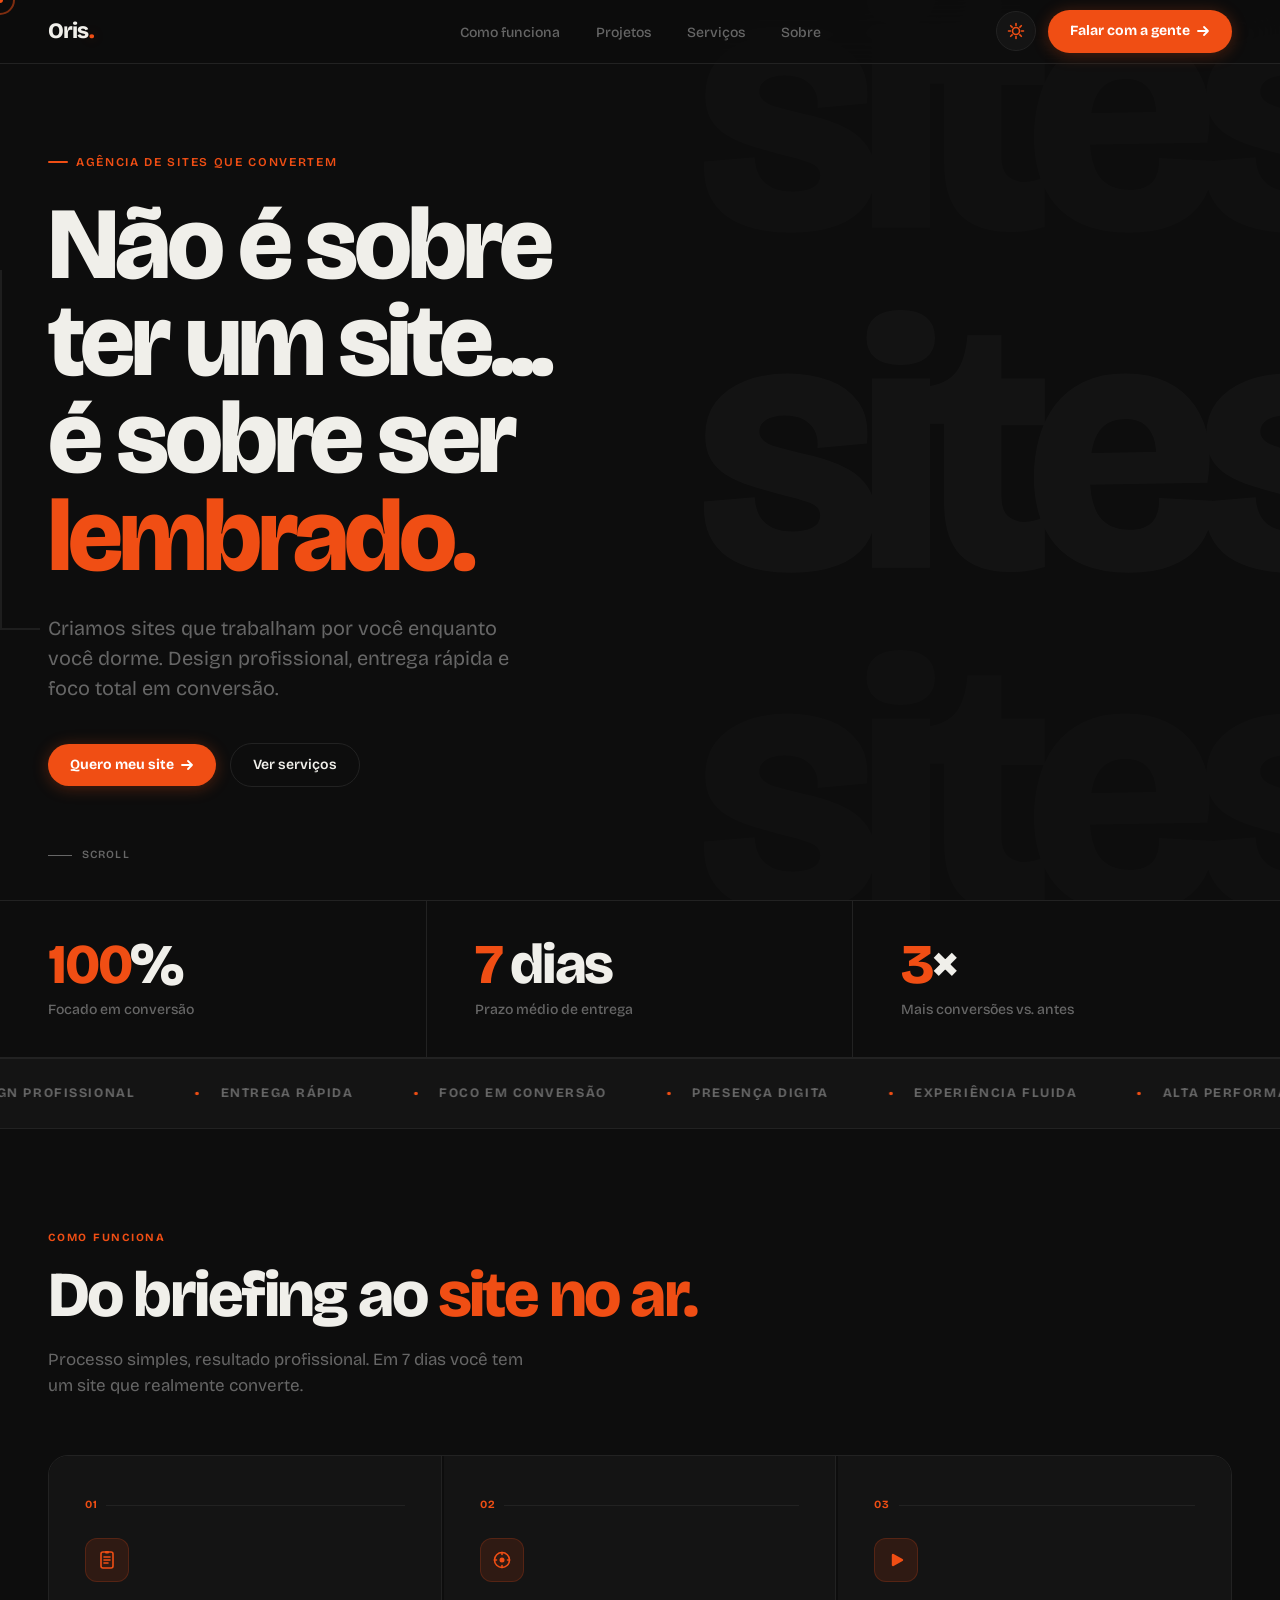
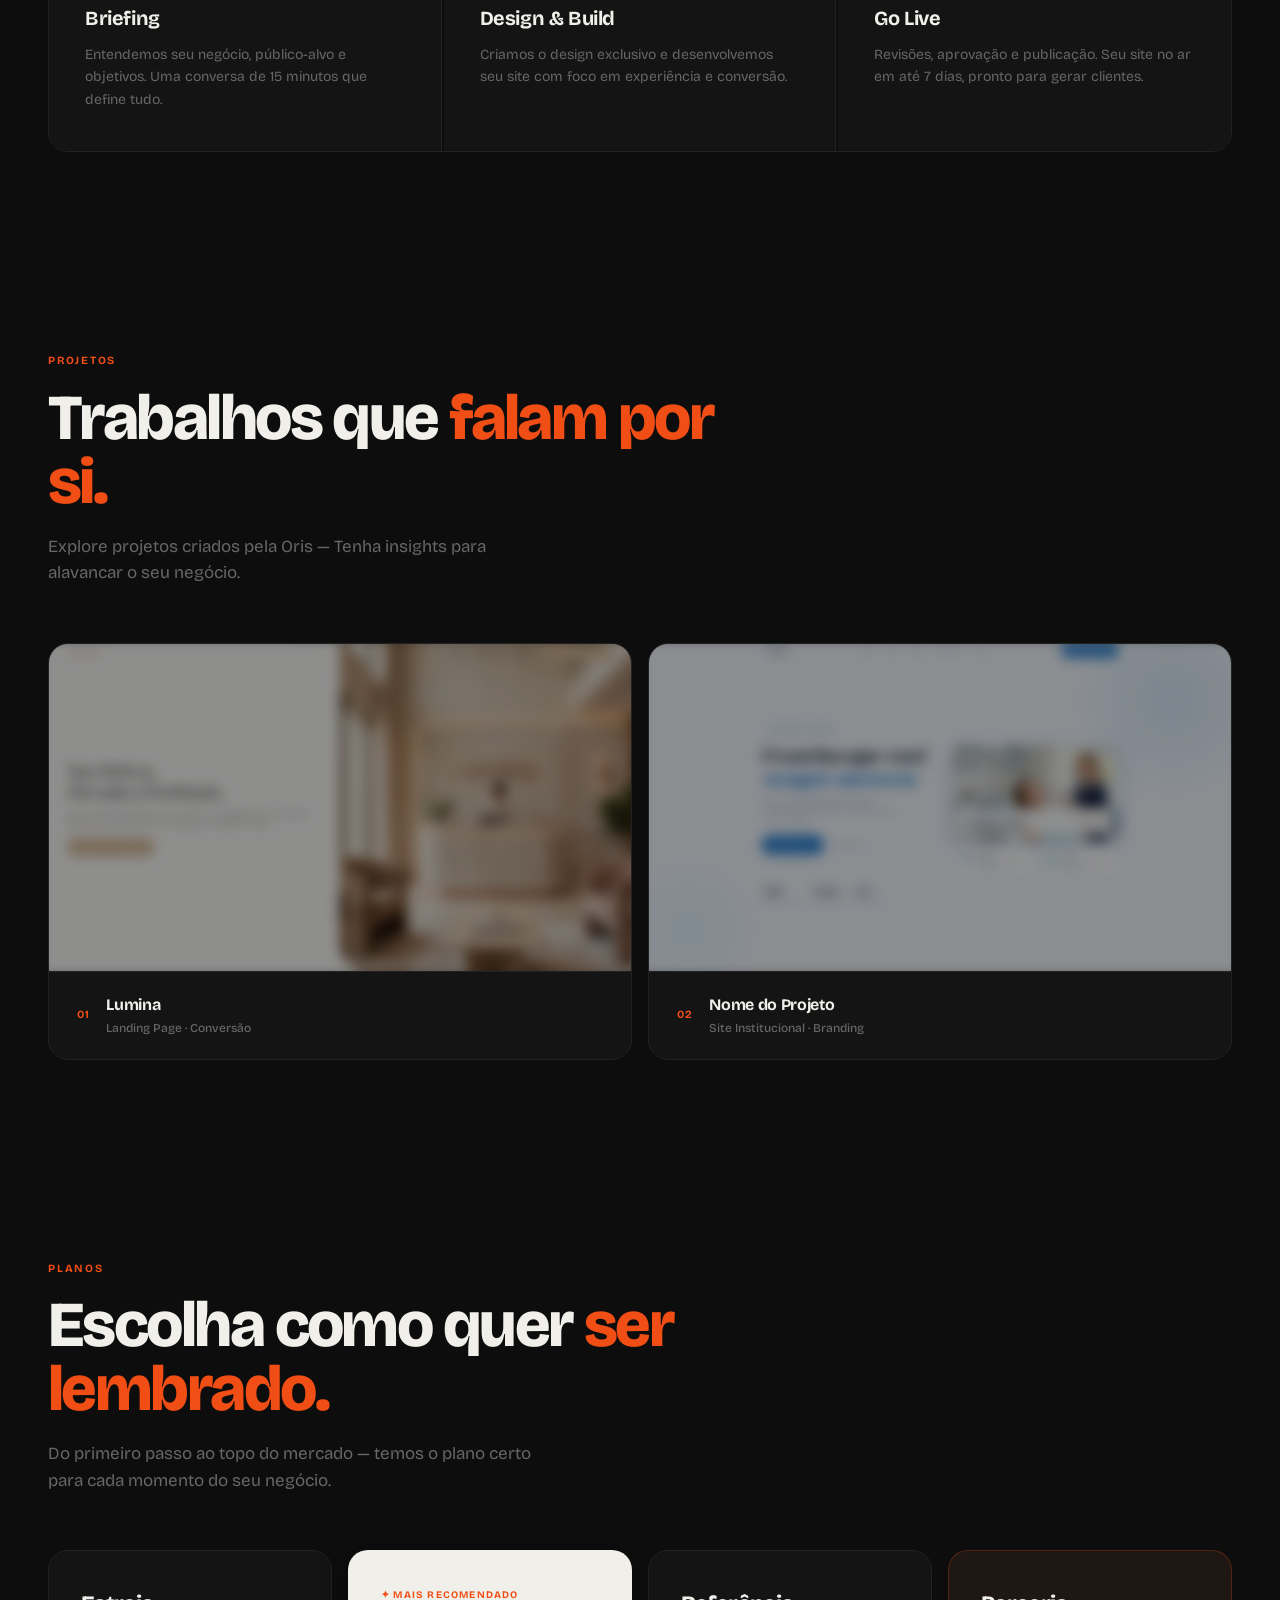
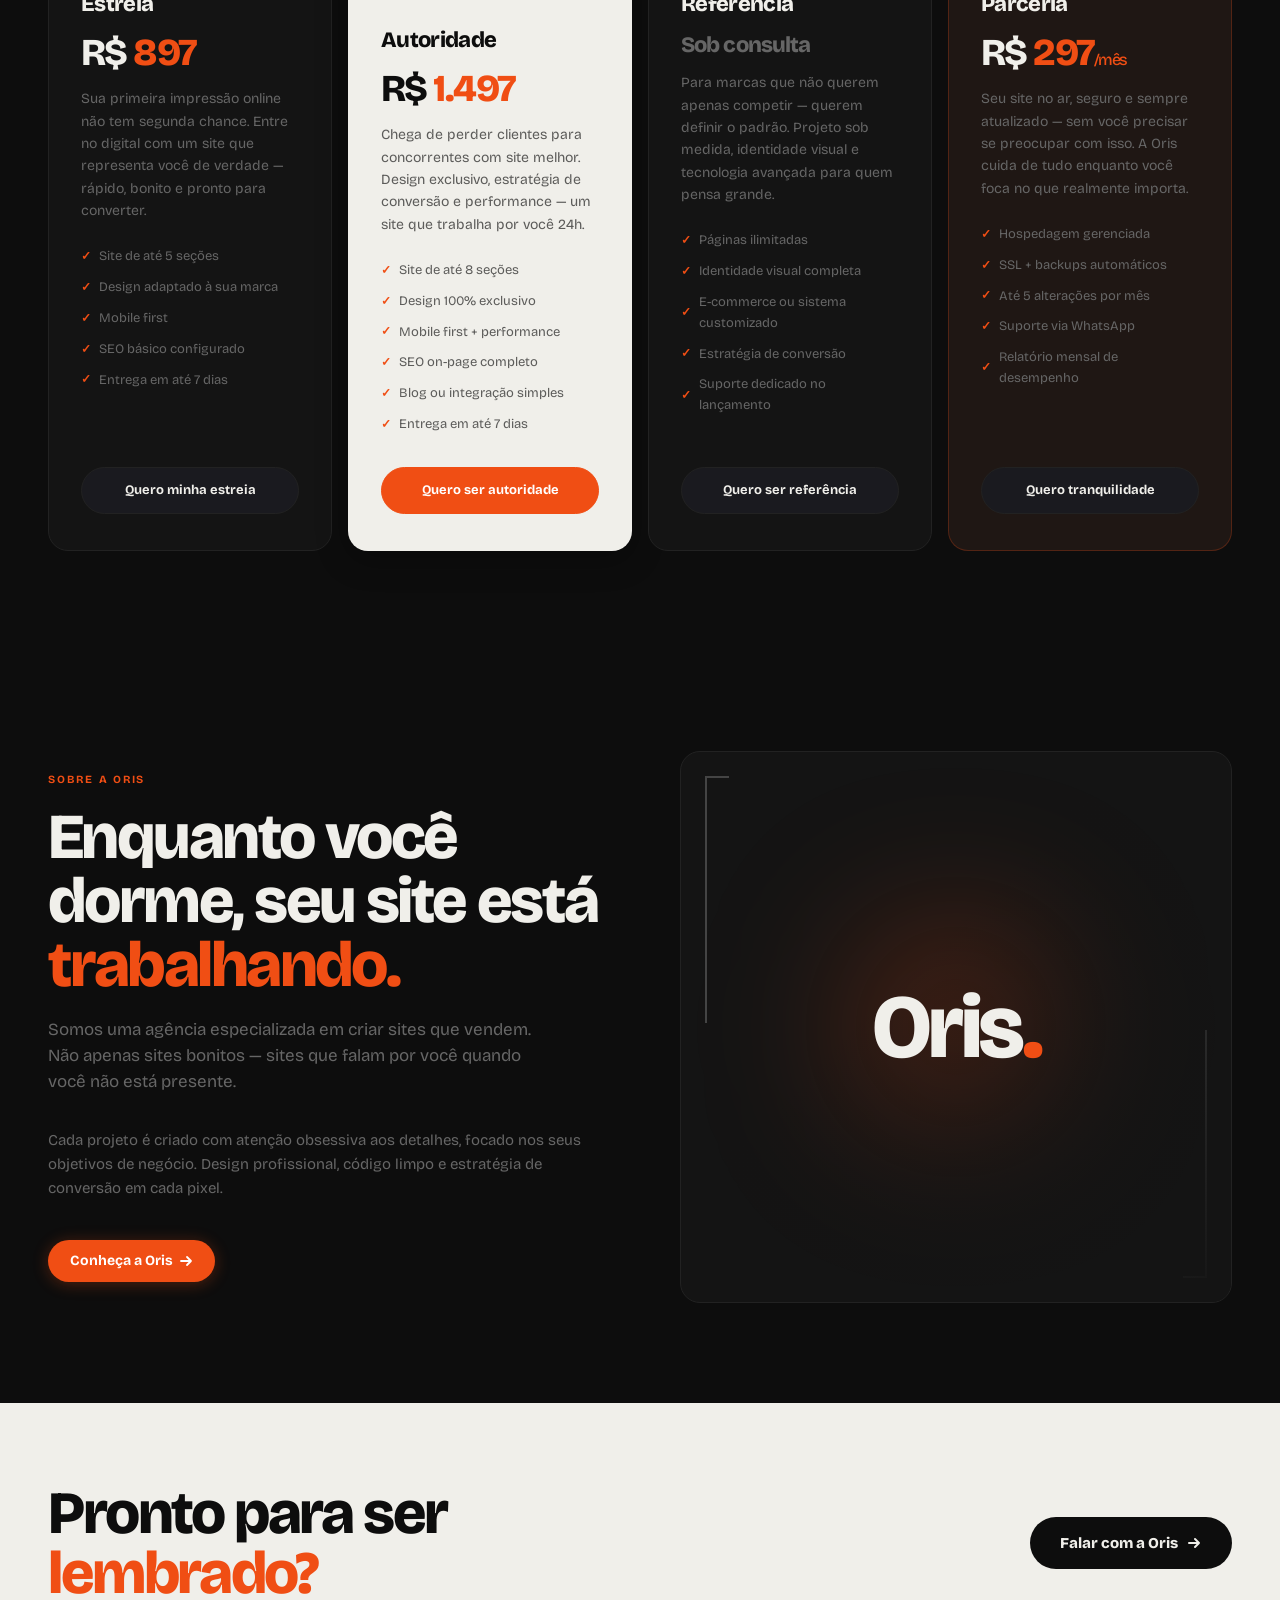
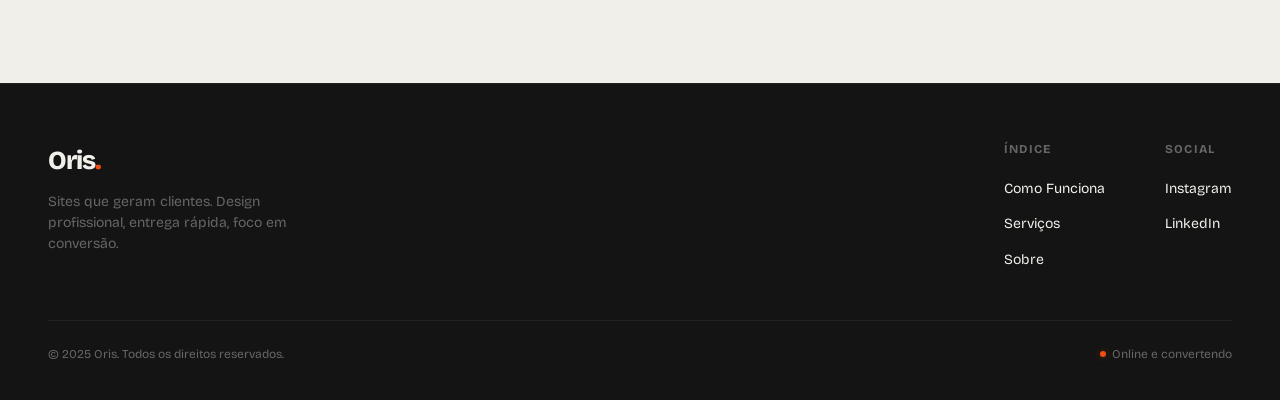
<file: src/index.html>
<!DOCTYPE html>
<html lang="pt-BR" data-theme="dark">
<head>
<meta charset="UTF-8">
<meta name="viewport" content="width=device-width, initial-scale=1.0">
<title>Oris. — Sites que geram clientes</title>
<link rel="icon" type="image/png" href="assets/favicon.png">
<link rel="apple-touch-icon" href="assets/favicon.png">
<link rel="preconnect" href="https://fonts.gstatic.com" crossorigin>
<link rel="stylesheet" href="static/style.css">
<link href="https://fonts.googleapis.com/css2?family=Bricolage+Grotesque:opsz,wght@12..96,300;12..96,400;12..96,500;12..96,600;12..96,700;12..96,800&display=swap" rel="stylesheet">
</head>
<body>

<!-- Cursor elements -->
<div class="cursor-dot"></div>
<div class="cursor-outline"></div>

<!-- NAV -->
<nav>
  <a href="#" class="nav-logo">
    Oris<span class="nav-logo-dot">.</span>
  </a>
  <ul class="nav-links">
    <li><a href="#como">Como funciona</a></li>
    <li><a href="#projetos">Projetos</a></li>
    <li><a href="#servicos">Serviços</a></li>
    <li><a href="#sobre">Sobre</a></li>
  </ul>
  <div class="nav-right">
    <button class="theme-btn" id="themeBtn" title="Alternar tema" aria-label="Alternar tema">
      <span id="themeIcon">
        <!-- sun icon (shown in dark mode) -->
        <svg id="iconSun" width="18" height="18" viewBox="0 0 18 18" fill="none" xmlns="http://www.w3.org/2000/svg">
          <circle cx="9" cy="9" r="3.5" stroke="var(--orange)" stroke-width="1.6"/>
          <path d="M9 1.5v2M9 14.5v2M1.5 9h2M14.5 9h2M3.7 3.7l1.4 1.4M12.9 12.9l1.4 1.4M3.7 14.3l1.4-1.4M12.9 5.1l1.4-1.4" stroke="var(--orange)" stroke-width="1.6" stroke-linecap="round"/>
        </svg>
        <!-- moon icon (shown in light mode, hidden by default) -->
        <svg id="iconMoon" width="18" height="18" viewBox="0 0 18 18" fill="none" xmlns="http://www.w3.org/2000/svg" style="display:none">
          <path d="M14.5 10.5A6 6 0 0 1 7.5 3.5a6 6 0 1 0 7 7z" stroke="var(--orange)" stroke-width="1.6" stroke-linecap="round" stroke-linejoin="round"/>
        </svg>
      </span>
    </button>
    <a href="https://wa.me/5512988903785" target="_blank" rel="noopener" class="btn-cta">
      Falar com a gente
      <svg width="14" height="14" viewBox="0 0 14 14" fill="none">
        <path d="M2 7h10M8 3l4 4-4 4" stroke="currentColor" stroke-width="1.8" stroke-linecap="round" stroke-linejoin="round"/>
      </svg>
    </a>
  </div>
</nav>

<!-- HERO -->
<section class="hero" id="home">
  <div class="hero-watermark hero-watermark--top">sites</div>
  <div class="hero-watermark">sites</div>
  <div class="hero-watermark hero-watermark--bottom">sites</div>
  <div class="hero-bracket"></div>

  <div class="hero-tag fade-up visible">Agência de sites que convertem</div>
  <h1 class="hero-title fade-up visible">
    Não é sobre<br>ter um site...<br>
    é sobre ser<br><span>lembrado.</span>
  </h1>
  <p class="hero-sub fade-up visible">
    Criamos sites que trabalham por você enquanto você dorme. Design profissional, entrega rápida e foco total em conversão.
  </p>
  <div class="hero-actions fade-up visible">
    <a href="https://wa.me/5512988903785" target="_blank" rel="noopener" class="btn-cta">
      Quero meu site
      <svg width="14" height="14" viewBox="0 0 14 14" fill="none">
        <path d="M2 7h10M8 3l4 4-4 4" stroke="currentColor" stroke-width="1.8" stroke-linecap="round" stroke-linejoin="round"/>
      </svg>
    </a>
    <a href="#servicos" class="btn-ghost">Ver serviços</a>
  </div>

  <div class="hero-scroll">Scroll</div>
</section>

<!-- STATS -->
<div class="stats-strip">
  <div class="stat-item fade-up">
    <div class="stat-num"><span>100</span><span class="stat-unit">%</span></div>
    <div class="stat-label">Focado em conversão</div>
  </div>
  <div class="stat-item fade-up">
    <div class="stat-num"><span>7</span> dias</div>
    <div class="stat-label">Prazo médio de entrega</div>
  </div>
  <div class="stat-item fade-up">
    <div class="stat-num"><span>3</span><span class="stat-unit">×</span></div>
    <div class="stat-label">Mais conversões vs. antes</div>
  </div>
</div>

<!-- MARQUEE -->
<div class="marquee-wrap">
  <div class="marquee-track">
    <div class="marquee-group">
      <div class="marquee-item">Design profissional</div>
      <div class="marquee-item">Entrega rápida</div>
      <div class="marquee-item">Foco em conversão</div>
      <div class="marquee-item">Presença Digita</div>
      <div class="marquee-item">Experiência Fluida</div>
      <div class="marquee-item">Alta performance</div>
      <div class="marquee-item">Identidade visual</div>
    </div>
    <!-- Grupo duplicado para loop infinito perfeito -->
    <div class="marquee-group">
      <div class="marquee-item">Design profissional</div>
      <div class="marquee-item">Entrega rápida</div>
      <div class="marquee-item">Foco em conversão</div>
      <div class="marquee-item">Presença Digita</div>
      <div class="marquee-item">Experiência Fluida</div>
      <div class="marquee-item">Alta performance</div>
      <div class="marquee-item">Identidade visual</div>
    </div>
  </div>
</div>

<!-- HOW IT WORKS -->
<section id="como">
  <div class="section-eyebrow">Como funciona</div>
  <h2 class="section-title fade-up">Do briefing ao <span>site no ar.</span></h2>
  <p class="section-sub fade-up">Processo simples, resultado profissional. Em 7 dias você tem um site que realmente converte.</p>

  <div class="how-grid">
    <div class="how-item fade-up">
      <div class="how-num">01</div>
      <div class="how-icon">
        <svg width="20" height="20" viewBox="0 0 20 20" fill="none" xmlns="http://www.w3.org/2000/svg">
          <rect x="4" y="2" width="12" height="16" rx="2" stroke="var(--orange)" stroke-width="1.6"/>
          <path d="M7 7h6M7 10h6M7 13h4" stroke="var(--orange)" stroke-width="1.6" stroke-linecap="round"/>
          <rect x="8" y="1" width="4" height="2.5" rx="1" fill="var(--orange)"/>
        </svg>
      </div>
      <div class="how-h">Briefing</div>
      <p class="how-p">Entendemos seu negócio, público-alvo e objetivos. Uma conversa de 15 minutos que define tudo.</p>
    </div>
    <div class="how-item fade-up">
      <div class="how-num">02</div>
      <div class="how-icon">
        <svg width="20" height="20" viewBox="0 0 20 20" fill="none" xmlns="http://www.w3.org/2000/svg">
          <circle cx="10" cy="10" r="7.5" stroke="var(--orange)" stroke-width="1.6"/>
          <circle cx="10" cy="10" r="2.5" fill="var(--orange)"/>
          <path d="M10 2.5v2M10 15.5v2M2.5 10h2M15.5 10h2" stroke="var(--orange)" stroke-width="1.6" stroke-linecap="round"/>
        </svg>
      </div>
      <div class="how-h">Design & Build</div>
      <p class="how-p">Criamos o design exclusivo e desenvolvemos seu site com foco em experiência e conversão.</p>
    </div>
    <div class="how-item fade-up">
      <div class="how-num">03</div>
      <div class="how-icon">
        <svg width="40" height="40" viewBox="0 0 20 20" fill="none" xmlns="http://www.w3.org">
          <path d="M8.5 7.5L13 10L8.5 12.5V7.5Z" fill="var(--orange)" stroke="var(--orange)" stroke-width="1.2" stroke-linejoin="round"/>
        </svg>
      </div>
      <div class="how-h">Go Live</div>
      <p class="how-p">Revisões, aprovação e publicação. Seu site no ar em até 7 dias, pronto para gerar clientes.</p>
    </div>
  </div>
</section>

<!-- PROJETOS -->
<section id="projetos">
  <div class="section-eyebrow">Projetos</div>
  <h2 class="section-title fade-up">Trabalhos que <span>falam por si.</span></h2>
  <p class="section-sub fade-up">Explore projetos criados pela Oris — Tenha insights para alavancar o seu negócio.</p>

  <div class="projects-grid">

    <a href="pages/luminar/luminar.html" class="project-card fade-up">
      <div class="project-img-wrap">
        <img src="assets/proj1.png" alt="Lumina" class="project-img" loading="lazy">
        <div class="project-overlay">
          <div class="project-overlay-inner">
            <span class="project-view-btn">
              Ver projeto
              <svg width="14" height="14" viewBox="0 0 14 14" fill="none">
                <path d="M2 7h10M8 3l4 4-4 4" stroke="currentColor" stroke-width="1.8" stroke-linecap="round" stroke-linejoin="round"/>
              </svg>
            </span>
          </div>
        </div>
      </div>
      <div class="project-info">
        <div class="project-index">01</div>
        <div>
          <div class="project-name">Lumina</div>
          <div class="project-type">Landing Page · Conversão</div>
        </div>
        <svg class="project-arrow" width="20" height="20" viewBox="0 0 20 20" fill="none">
          <path d="M4 10h12M12 5l5 5-5 5" stroke="var(--orange)" stroke-width="1.8" stroke-linecap="round" stroke-linejoin="round"/>
        </svg>
      </div>
    </a>

    <a href="pages/veloro/dentista.html" class="project-card fade-up">
      <div class="project-img-wrap">
        <img src="assets/proj2.png" alt="Projeto 2" class="project-img" loading="lazy">
        <div class="project-overlay">
          <div class="project-overlay-inner">
            <span class="project-view-btn">
              Ver projeto
              <svg width="14" height="14" viewBox="0 0 14 14" fill="none">
                <path d="M2 7h10M8 3l4 4-4 4" stroke="currentColor" stroke-width="1.8" stroke-linecap="round" stroke-linejoin="round"/>
              </svg>
            </span>
          </div>
        </div>
      </div>
      <div class="project-info">
        <div class="project-index">02</div>
        <div>
          <div class="project-name">Nome do Projeto</div>
          <div class="project-type">Site Institucional · Branding</div>
        </div>
        <svg class="project-arrow" width="20" height="20" viewBox="0 0 20 20" fill="none">
          <path d="M4 10h12M12 5l5 5-5 5" stroke="var(--orange)" stroke-width="1.8" stroke-linecap="round" stroke-linejoin="round"/>
        </svg>
      </div>
    </a>

  </div>
</section>

<!-- PLANOS -->
<section id="servicos">
  <div class="section-eyebrow">Planos</div>
  <h2 class="section-title fade-up">Escolha como quer <span>ser lembrado.</span></h2>
  <p class="section-sub fade-up">Do primeiro passo ao topo do mercado — temos o plano certo para cada momento do seu negócio.</p>

  <div class="plans-grid">

    <!-- ESTREIA -->
    <div class="plan-card fade-up">
      <div class="plan-label">Estreia</div>
      <div class="plan-price">R$ <span>897</span></div>
      <p class="plan-desc">Sua primeira impressão online não tem segunda chance. Entre no digital com um site que representa você de verdade — rápido, bonito e pronto para converter.</p>
      <ul class="plan-features">
        <li>Site de até 5 seções</li>
        <li>Design adaptado à sua marca</li>
        <li>Mobile first</li>
        <li>SEO básico configurado</li>
        <li>Entrega em até 7 dias</li>
      </ul>
      <a href="https://wa.me/5512988903785?text=Olá!+Tenho+interesse+no+plano+*Estreia*." target="_blank" rel="noopener" class="plan-btn">Quero minha estreia</a>
    </div>

    <!-- AUTORIDADE -->
    <div class="plan-card plan-featured fade-up">
      <div class="plan-badge">✦ Mais recomendado</div>
      <div class="plan-label">Autoridade</div>
      <div class="plan-price">R$ <span>1.497</span></div>
      <p class="plan-desc">Chega de perder clientes para concorrentes com site melhor. Design exclusivo, estratégia de conversão e performance — um site que trabalha por você 24h.</p>
      <ul class="plan-features">
        <li>Site de até 8 seções</li>
        <li>Design 100% exclusivo</li>
        <li>Mobile first + performance</li>
        <li>SEO on-page completo</li>
        <li>Blog ou integração simples</li>
        <li>Entrega em até 7 dias</li>
      </ul>
      <a href="https://wa.me/5512988903785?text=Olá!+Tenho+interesse+no+plano+*Autoridade*." target="_blank" rel="noopener" class="plan-btn plan-btn-featured">Quero ser autoridade</a>
    </div>

    <!-- REFERÊNCIA -->
    <div class="plan-card fade-up">
      <div class="plan-label">Referência</div>
      <div class="plan-price plan-consult">Sob consulta</div>
      <p class="plan-desc">Para marcas que não querem apenas competir — querem definir o padrão. Projeto sob medida, identidade visual e tecnologia avançada para quem pensa grande.</p>
      <ul class="plan-features">
        <li>Páginas ilimitadas</li>
        <li>Identidade visual completa</li>
        <li>E-commerce ou sistema customizado</li>
        <li>Estratégia de conversão</li>
        <li>Suporte dedicado no lançamento</li>
      </ul>
      <a href="https://wa.me/5512988903785?text=Olá!+Gostaria+de+saber+mais+sobre+o+plano+*Referência*." target="_blank" rel="noopener" class="plan-btn">Quero ser referência</a>
    </div>

    <!-- PARCERIA -->
    <div class="plan-card plan-parceria fade-up">
      <div class="plan-label">Parceria</div>
      <div class="plan-price">R$ <span>297</span><span class="plan-recurrence">/mês</span></div>
      <p class="plan-desc">Seu site no ar, seguro e sempre atualizado — sem você precisar se preocupar com isso. A Oris cuida de tudo enquanto você foca no que realmente importa.</p>
      <ul class="plan-features">
        <li>Hospedagem gerenciada</li>
        <li>SSL + backups automáticos</li>
        <li>Até 5 alterações por mês</li>
        <li>Suporte via WhatsApp</li>
        <li>Relatório mensal de desempenho</li>
      </ul>
      <a href="https://wa.me/5512988903785?text=Olá!+Tenho+interesse+no+plano+*Parceria*." target="_blank" rel="noopener" class="plan-btn">Quero tranquilidade</a>
    </div>

  </div>
</section>

<!-- ABOUT SPLIT -->
<section id="sobre">
  <div class="split-section">
    <div>
      <div class="section-eyebrow">Sobre a Oris</div>
      <h2 class="section-title fade-up">Enquanto você dorme, seu site está <span>trabalhando.</span></h2>
      <p class="section-sub fade-up" style="margin-bottom: 32px;">Somos uma agência especializada em criar sites que vendem. Não apenas sites bonitos — sites que falam por você quando você não está presente.</p>
      <p style="font-size:15px; color:var(--muted); line-height:1.6; margin-bottom:40px;" class="fade-up">Cada projeto é criado com atenção obsessiva aos detalhes, focado nos seus objetivos de negócio. Design profissional, código limpo e estratégia de conversão em cada pixel.</p>
      <a href="https://wa.me/5512988903785" target="_blank" rel="noopener" class="btn-cta fade-up">
        Conheça a Oris
        <svg width="14" height="14" viewBox="0 0 14 14" fill="none">
          <path d="M2 7h10M8 3l4 4-4 4" stroke="currentColor" stroke-width="1.8" stroke-linecap="round" stroke-linejoin="round"/>
        </svg>
      </a>
    </div>
    <div class="split-visual fade-up">
      <div class="bracket-deco tl"></div>
      <div class="bracket-deco br"></div>
      <div class="split-logo-anim">Oris<span class="dot" style="color:var(--orange)">.</span></div>
    </div>
  </div>
</section>

<!-- CTA BAND -->
<div class="cta-band" id="contato">
  <h2 class="cta-band-title">
    Pronto para ser<br><span>lembrado?</span>
  </h2>
  <a href="https://wa.me/5512988903785" target="_blank" rel="noopener" class="btn-cta-dark">
    Falar com a Oris
    <svg width="16" height="16" viewBox="0 0 16 16" fill="none">
      <path d="M3 8h10M9 4l4 4-4 4" stroke="currentColor" stroke-width="2" stroke-linecap="round" stroke-linejoin="round"/>
    </svg>
  </a>
</div>

<!-- FOOTER -->
<footer>
  <div class="footer-top">
    <div>
      <div class="footer-logo">
        Oris<span style="color:var(--orange)">.</span>
      </div>
      <p class="footer-desc">Sites que geram clientes. Design profissional, entrega rápida, foco em conversão.</p>
    </div>
    <div class="footer-links">
      <div class="footer-col">
        <h4>Índice</h4>
        <ul>
          <li><a href="#como">Como Funciona</a></li>
          <li><a href="#servicos">Serviços</a></li>
          <li><a href="#sobre">Sobre</a></li>
        </ul>
      </div>
      <div class="footer-col">
        <h4>Social</h4>
        <ul>
          <li><a href="https://www.instagram.com/orisstudio.com.br/" target="_blank" rel="noopener">Instagram</a></li>
          <li><a href="https://linkedin.com/company/orisstudio" target="_blank" rel="noopener">LinkedIn</a></li>
        </ul>
      </div>
    </div>
  </div>
  <div class="footer-bottom">
    <span class="footer-copy">© 2025 Oris. Todos os direitos reservados.</span>
    <span class="footer-badge">Online e convertendo</span>
  </div>
</footer>

<script src="static/script.js"></script>
</body>
</html>
</file>
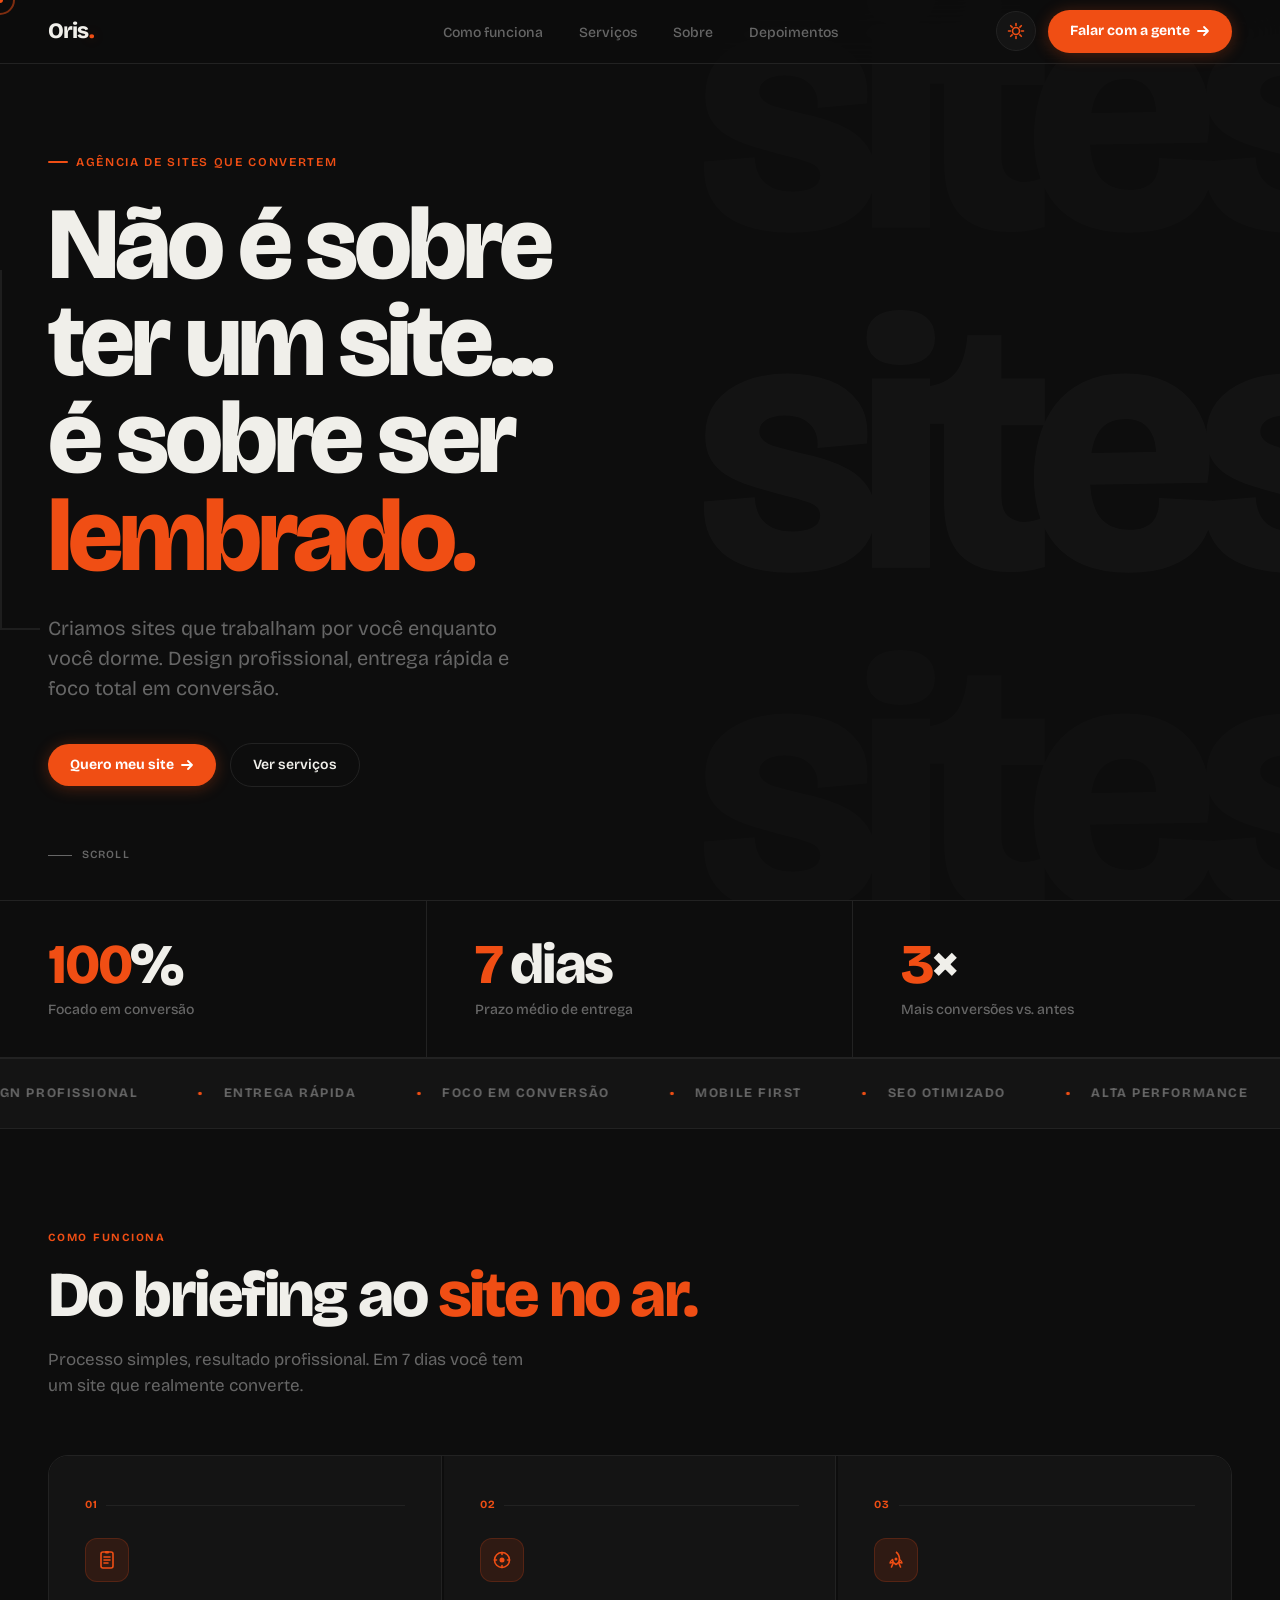
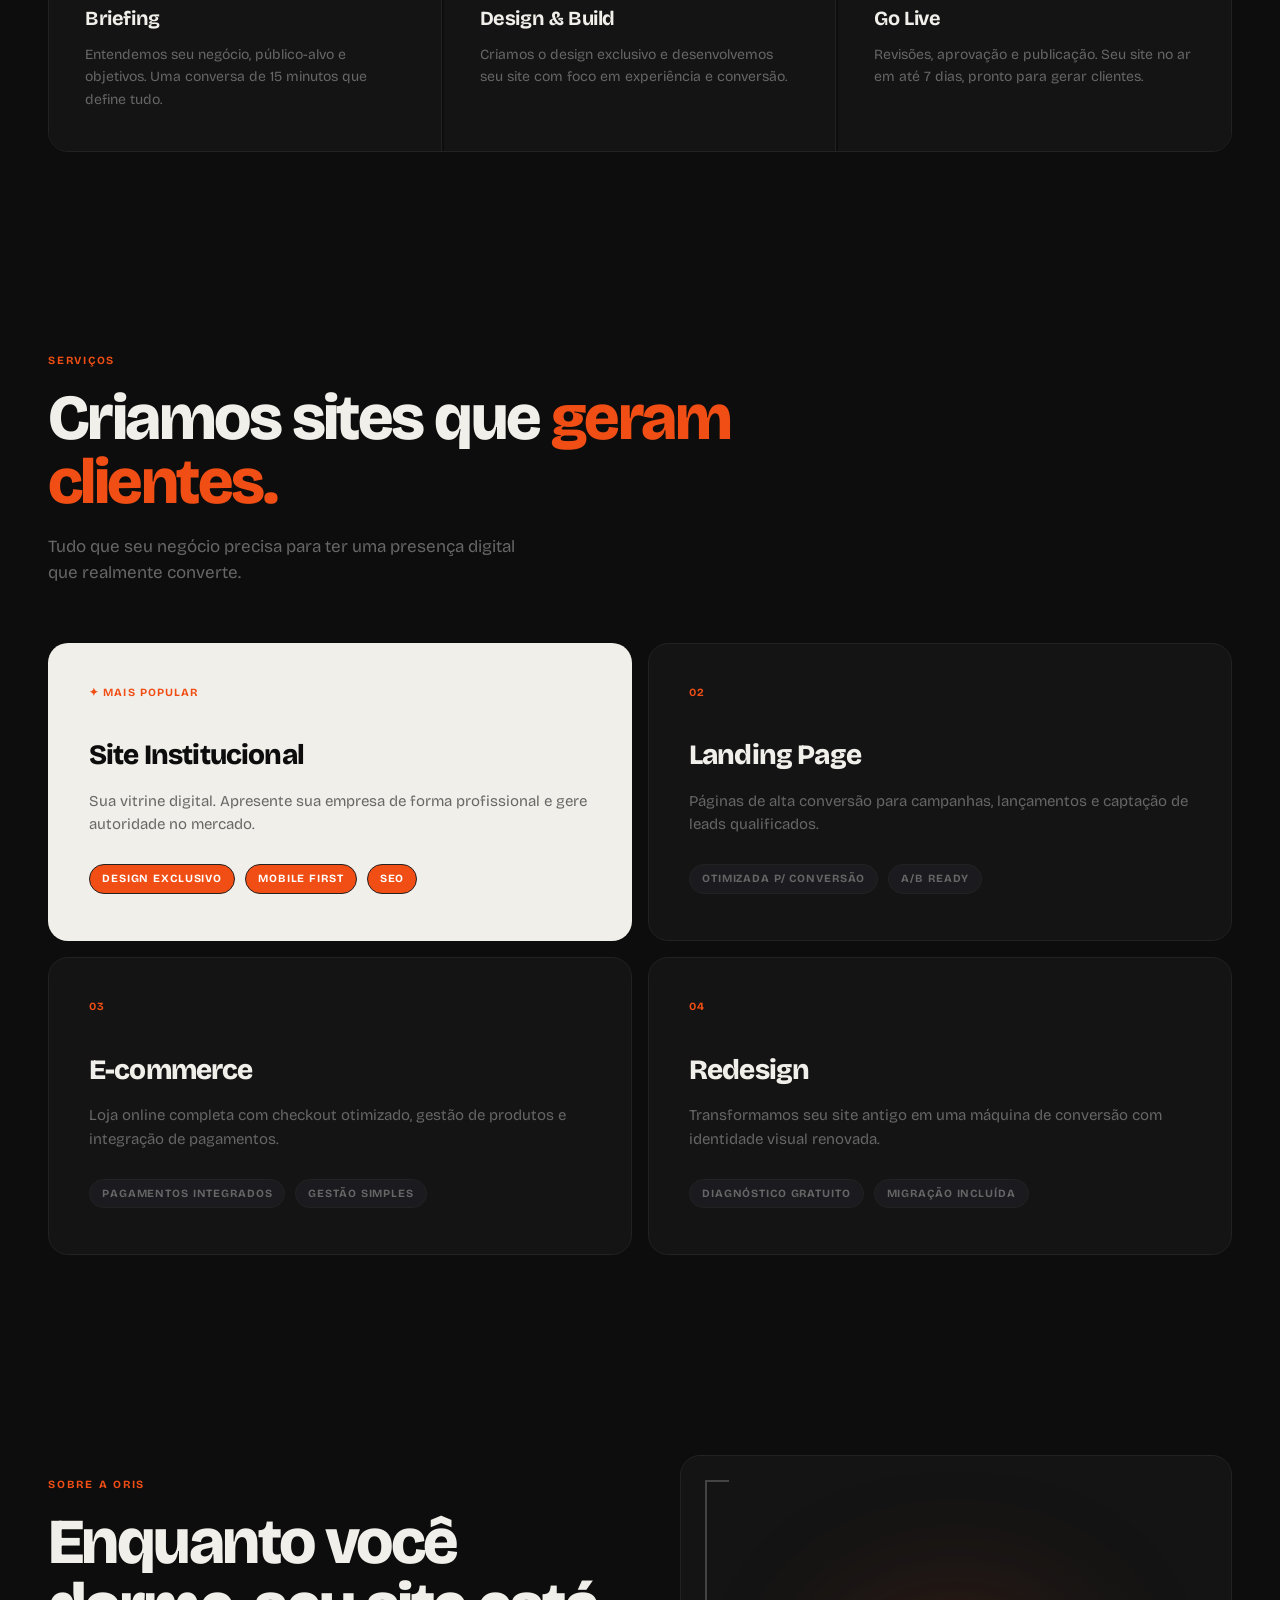
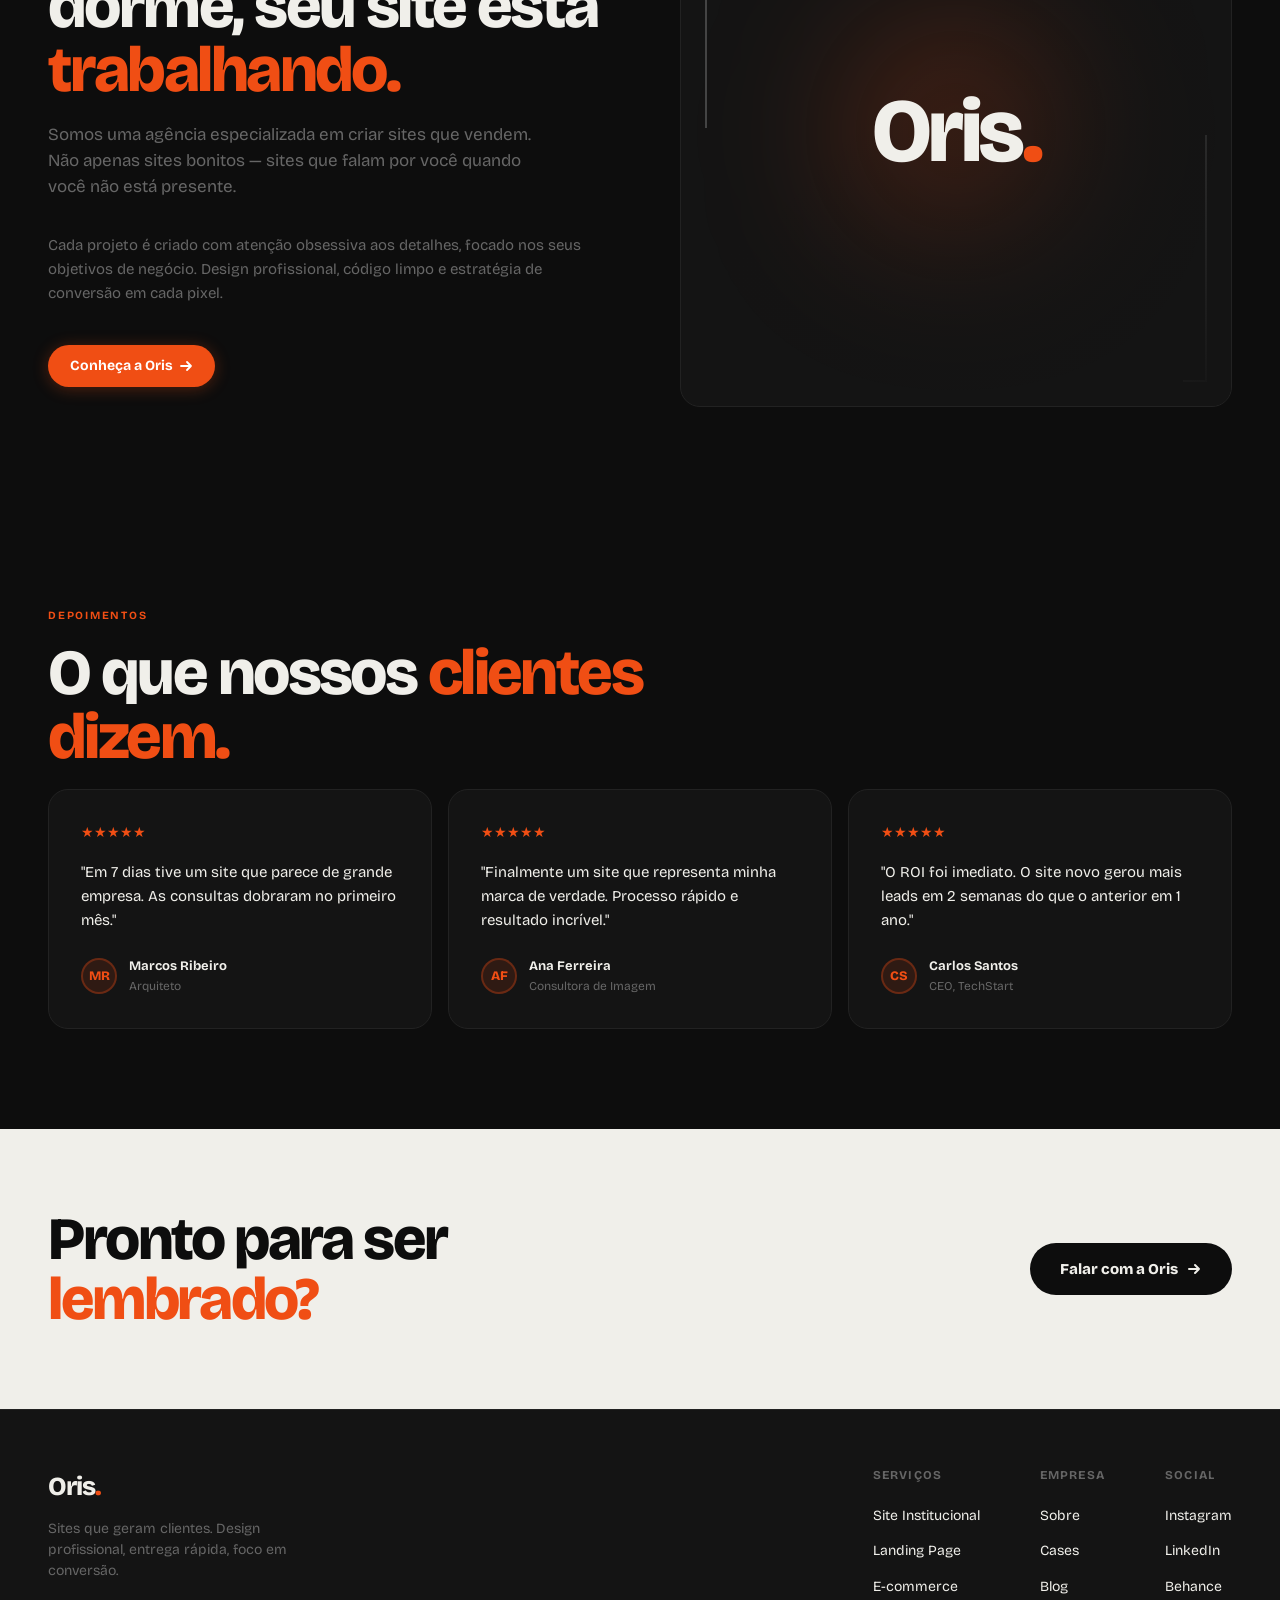
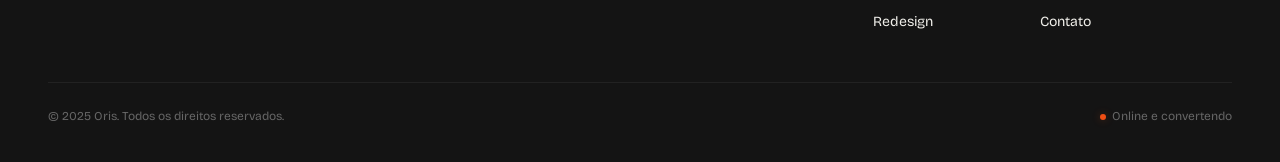
<file: src/pages/index.html>
<!DOCTYPE html>
<html lang="pt-BR" data-theme="dark">
<head>
<meta charset="UTF-8">
<meta name="viewport" content="width=device-width, initial-scale=1.0">
<title>Oris. — Sites que geram clientes</title>
<link rel="icon" type="image/png" href="../assets/favicon.png">
<link rel="apple-touch-icon" href="../assets/favicon.png">
<link rel="preconnect" href="https://fonts.gstatic.com" crossorigin>
<link rel="stylesheet" href="../static/style.css">
<link href="https://fonts.googleapis.com/css2?family=Bricolage+Grotesque:opsz,wght@12..96,300;12..96,400;12..96,500;12..96,600;12..96,700;12..96,800&display=swap" rel="stylesheet">
</head>
<body>

<!-- Cursor elements -->
<div class="cursor-dot"></div>
<div class="cursor-outline"></div>

<!-- NAV -->
<nav>
  <a href="#" class="nav-logo">
    Oris<span class="nav-logo-dot">.</span>
  </a>
  <ul class="nav-links">
    <li><a href="#como">Como funciona</a></li>
    <li><a href="#servicos">Serviços</a></li>
    <li><a href="#sobre">Sobre</a></li>
    <li><a href="#depoimentos">Depoimentos</a></li>
  </ul>
  <div class="nav-right">
    <button class="theme-btn" id="themeBtn" title="Alternar tema" aria-label="Alternar tema">
      <span id="themeIcon">
        <!-- sun icon (shown in dark mode) -->
        <svg id="iconSun" width="18" height="18" viewBox="0 0 18 18" fill="none" xmlns="http://www.w3.org/2000/svg">
          <circle cx="9" cy="9" r="3.5" stroke="var(--orange)" stroke-width="1.6"/>
          <path d="M9 1.5v2M9 14.5v2M1.5 9h2M14.5 9h2M3.7 3.7l1.4 1.4M12.9 12.9l1.4 1.4M3.7 14.3l1.4-1.4M12.9 5.1l1.4-1.4" stroke="var(--orange)" stroke-width="1.6" stroke-linecap="round"/>
        </svg>
        <!-- moon icon (shown in light mode, hidden by default) -->
        <svg id="iconMoon" width="18" height="18" viewBox="0 0 18 18" fill="none" xmlns="http://www.w3.org/2000/svg" style="display:none">
          <path d="M14.5 10.5A6 6 0 0 1 7.5 3.5a6 6 0 1 0 7 7z" stroke="var(--orange)" stroke-width="1.6" stroke-linecap="round" stroke-linejoin="round"/>
        </svg>
      </span>
    </button>
    <a href="https://wa.me/5512997736451" target="_blank" rel="noopener" class="btn-cta">
      Falar com a gente
      <svg width="14" height="14" viewBox="0 0 14 14" fill="none">
        <path d="M2 7h10M8 3l4 4-4 4" stroke="currentColor" stroke-width="1.8" stroke-linecap="round" stroke-linejoin="round"/>
      </svg>
    </a>
  </div>
</nav>

<!-- HERO -->
<section class="hero" id="home">
  <div class="hero-watermark hero-watermark--top">sites</div>
  <div class="hero-watermark">sites</div>
  <div class="hero-watermark hero-watermark--bottom">sites</div>
  <div class="hero-bracket"></div>

  <div class="hero-tag fade-up visible">Agência de sites que convertem</div>
  <h1 class="hero-title fade-up visible">
    Não é sobre<br>ter um site...<br>
    é sobre ser<br><span>lembrado.</span>
  </h1>
  <p class="hero-sub fade-up visible">
    Criamos sites que trabalham por você enquanto você dorme. Design profissional, entrega rápida e foco total em conversão.
  </p>
  <div class="hero-actions fade-up visible">
    <a href="https://wa.me/5512997736451" target="_blank" rel="noopener" class="btn-cta">
      Quero meu site
      <svg width="14" height="14" viewBox="0 0 14 14" fill="none">
        <path d="M2 7h10M8 3l4 4-4 4" stroke="currentColor" stroke-width="1.8" stroke-linecap="round" stroke-linejoin="round"/>
      </svg>
    </a>
    <a href="#servicos" class="btn-ghost">Ver serviços</a>
  </div>

  <div class="hero-scroll">Scroll</div>
</section>

<!-- STATS -->
<div class="stats-strip">
  <div class="stat-item fade-up">
    <div class="stat-num"><span>100</span><span class="stat-unit">%</span></div>
    <div class="stat-label">Focado em conversão</div>
  </div>
  <div class="stat-item fade-up">
    <div class="stat-num"><span>7</span> dias</div>
    <div class="stat-label">Prazo médio de entrega</div>
  </div>
  <div class="stat-item fade-up">
    <div class="stat-num"><span>3</span><span class="stat-unit">×</span></div>
    <div class="stat-label">Mais conversões vs. antes</div>
  </div>
</div>

<!-- MARQUEE -->
<div class="marquee-wrap">
  <div class="marquee-track">
    <div class="marquee-group">
      <div class="marquee-item">Design profissional</div>
      <div class="marquee-item">Entrega rápida</div>
      <div class="marquee-item">Foco em conversão</div>
      <div class="marquee-item">Mobile first</div>
      <div class="marquee-item">SEO otimizado</div>
      <div class="marquee-item">Alta performance</div>
      <div class="marquee-item">Identidade visual</div>
    </div>
    <!-- Grupo duplicado para loop infinito perfeito -->
    <div class="marquee-group">
      <div class="marquee-item">Design profissional</div>
      <div class="marquee-item">Entrega rápida</div>
      <div class="marquee-item">Foco em conversão</div>
      <div class="marquee-item">Mobile first</div>
      <div class="marquee-item">SEO otimizado</div>
      <div class="marquee-item">Alta performance</div>
      <div class="marquee-item">Identidade visual</div>
    </div>
  </div>
</div>

<!-- HOW IT WORKS -->
<section id="como">
  <div class="section-eyebrow">Como funciona</div>
  <h2 class="section-title fade-up">Do briefing ao <span>site no ar.</span></h2>
  <p class="section-sub fade-up">Processo simples, resultado profissional. Em 7 dias você tem um site que realmente converte.</p>

  <div class="how-grid">
    <div class="how-item fade-up">
      <div class="how-num">01</div>
      <div class="how-icon">
        <svg width="20" height="20" viewBox="0 0 20 20" fill="none" xmlns="http://www.w3.org/2000/svg">
          <rect x="4" y="2" width="12" height="16" rx="2" stroke="var(--orange)" stroke-width="1.6"/>
          <path d="M7 7h6M7 10h6M7 13h4" stroke="var(--orange)" stroke-width="1.6" stroke-linecap="round"/>
          <rect x="8" y="1" width="4" height="2.5" rx="1" fill="var(--orange)"/>
        </svg>
      </div>
      <div class="how-h">Briefing</div>
      <p class="how-p">Entendemos seu negócio, público-alvo e objetivos. Uma conversa de 15 minutos que define tudo.</p>
    </div>
    <div class="how-item fade-up">
      <div class="how-num">02</div>
      <div class="how-icon">
        <svg width="20" height="20" viewBox="0 0 20 20" fill="none" xmlns="http://www.w3.org/2000/svg">
          <circle cx="10" cy="10" r="7.5" stroke="var(--orange)" stroke-width="1.6"/>
          <circle cx="10" cy="10" r="2.5" fill="var(--orange)"/>
          <path d="M10 2.5v2M10 15.5v2M2.5 10h2M15.5 10h2" stroke="var(--orange)" stroke-width="1.6" stroke-linecap="round"/>
        </svg>
      </div>
      <div class="how-h">Design & Build</div>
      <p class="how-p">Criamos o design exclusivo e desenvolvemos seu site com foco em experiência e conversão.</p>
    </div>
    <div class="how-item fade-up">
      <div class="how-num">03</div>
      <div class="how-icon">
        <svg width="20" height="20" viewBox="0 0 20 20" fill="none" xmlns="http://www.w3.org/2000/svg">
          <path d="M10 2C10 2 13.5 4.5 13.5 9.5C13.5 12 12 13.5 10 14.5C8 13.5 6.5 12 6.5 9.5C6.5 4.5 10 2Z" stroke="var(--orange)" stroke-width="1.6" stroke-linejoin="round"/>
          <circle cx="10" cy="9" r="1.5" fill="var(--orange)"/>
          <path d="M7 13.5L5.5 17M13 13.5L14.5 17" stroke="var(--orange)" stroke-width="1.6" stroke-linecap="round"/>
          <path d="M6.5 9.5C5 10.5 4 12 4 13L6.5 12.5" stroke="var(--orange)" stroke-width="1.4" stroke-linecap="round" stroke-linejoin="round"/>
          <path d="M13.5 9.5C15 10.5 16 12 16 13L13.5 12.5" stroke="var(--orange)" stroke-width="1.4" stroke-linecap="round" stroke-linejoin="round"/>
        </svg>
      </div>
      <div class="how-h">Go Live</div>
      <p class="how-p">Revisões, aprovação e publicação. Seu site no ar em até 7 dias, pronto para gerar clientes.</p>
    </div>
  </div>
</section>

<!-- SERVICES -->
<section id="servicos">
  <div class="section-eyebrow">Serviços</div>
  <h2 class="section-title fade-up">Criamos sites que <span>geram clientes.</span></h2>
  <p class="section-sub fade-up">Tudo que seu negócio precisa para ter uma presença digital que realmente converte.</p>

  <div class="services-grid">
    <div class="service-card featured fade-up">
      <div class="service-num">✦ Mais popular</div>
      <h3 class="service-h">Site Institucional</h3>
      <p class="service-sub">Sua vitrine digital. Apresente sua empresa de forma profissional e gere autoridade no mercado.</p>
      <span class="service-tag">Design exclusivo</span>
      <span class="service-tag">Mobile first</span>
      <span class="service-tag">SEO</span>
    </div>
    <div class="service-card fade-up">
      <div class="service-num">02</div>
      <h3 class="service-h">Landing Page</h3>
      <p class="service-sub">Páginas de alta conversão para campanhas, lançamentos e captação de leads qualificados.</p>
      <span class="service-tag">Otimizada p/ conversão</span>
      <span class="service-tag">A/B ready</span>
    </div>
    <div class="service-card fade-up">
      <div class="service-num">03</div>
      <h3 class="service-h">E-commerce</h3>
      <p class="service-sub">Loja online completa com checkout otimizado, gestão de produtos e integração de pagamentos.</p>
      <span class="service-tag">Pagamentos integrados</span>
      <span class="service-tag">Gestão simples</span>
    </div>
    <div class="service-card fade-up">
      <div class="service-num">04</div>
      <h3 class="service-h">Redesign</h3>
      <p class="service-sub">Transformamos seu site antigo em uma máquina de conversão com identidade visual renovada.</p>
      <span class="service-tag">Diagnóstico gratuito</span>
      <span class="service-tag">Migração incluída</span>
    </div>
  </div>
</section>

<!-- ABOUT SPLIT -->
<section id="sobre">
  <div class="split-section">
    <div>
      <div class="section-eyebrow">Sobre a Oris</div>
      <h2 class="section-title fade-up">Enquanto você dorme, seu site está <span>trabalhando.</span></h2>
      <p class="section-sub fade-up" style="margin-bottom: 32px;">Somos uma agência especializada em criar sites que vendem. Não apenas sites bonitos — sites que falam por você quando você não está presente.</p>
      <p style="font-size:15px; color:var(--muted); line-height:1.6; margin-bottom:40px;" class="fade-up">Cada projeto é criado com atenção obsessiva aos detalhes, focado nos seus objetivos de negócio. Design profissional, código limpo e estratégia de conversão em cada pixel.</p>
      <a href="https://wa.me/5512997736451" target="_blank" rel="noopener" class="btn-cta fade-up">
        Conheça a Oris
        <svg width="14" height="14" viewBox="0 0 14 14" fill="none">
          <path d="M2 7h10M8 3l4 4-4 4" stroke="currentColor" stroke-width="1.8" stroke-linecap="round" stroke-linejoin="round"/>
        </svg>
      </a>
    </div>
    <div class="split-visual fade-up">
      <div class="bracket-deco tl"></div>
      <div class="bracket-deco br"></div>
      <div class="split-logo-anim">Oris<span class="dot" style="color:var(--orange)">.</span></div>
    </div>
  </div>
</section>

<!-- TESTIMONIALS -->
<section id="depoimentos">
  <div class="section-eyebrow">Depoimentos</div>
  <h2 class="section-title fade-up">O que nossos <span>clientes dizem.</span></h2>

  <div class="testi-grid">
    <div class="testi-card fade-up">
      <div class="testi-stars">★★★★★</div>
      <p class="testi-text">"Em 7 dias tive um site que parece de grande empresa. As consultas dobraram no primeiro mês."</p>
      <div class="testi-author">
        <div class="testi-avatar">MR</div>
        <div>
          <div class="testi-name">Marcos Ribeiro</div>
          <div class="testi-role">Arquiteto</div>
        </div>
      </div>
    </div>
    <div class="testi-card fade-up">
      <div class="testi-stars">★★★★★</div>
      <p class="testi-text">"Finalmente um site que representa minha marca de verdade. Processo rápido e resultado incrível."</p>
      <div class="testi-author">
        <div class="testi-avatar">AF</div>
        <div>
          <div class="testi-name">Ana Ferreira</div>
          <div class="testi-role">Consultora de Imagem</div>
        </div>
      </div>
    </div>
    <div class="testi-card fade-up">
      <div class="testi-stars">★★★★★</div>
      <p class="testi-text">"O ROI foi imediato. O site novo gerou mais leads em 2 semanas do que o anterior em 1 ano."</p>
      <div class="testi-author">
        <div class="testi-avatar">CS</div>
        <div>
          <div class="testi-name">Carlos Santos</div>
          <div class="testi-role">CEO, TechStart</div>
        </div>
      </div>
    </div>
  </div>
</section>

<!-- CTA BAND -->
<div class="cta-band" id="contato">
  <h2 class="cta-band-title">
    Pronto para ser<br><span>lembrado?</span>
  </h2>
  <a href="https://wa.me/5512997736451" target="_blank" rel="noopener" class="btn-cta-dark">
    Falar com a Oris
    <svg width="16" height="16" viewBox="0 0 16 16" fill="none">
      <path d="M3 8h10M9 4l4 4-4 4" stroke="currentColor" stroke-width="2" stroke-linecap="round" stroke-linejoin="round"/>
    </svg>
  </a>
</div>

<!-- FOOTER -->
<footer>
  <div class="footer-top">
    <div>
      <div class="footer-logo">
        Oris<span style="color:var(--orange)">.</span>
      </div>
      <p class="footer-desc">Sites que geram clientes. Design profissional, entrega rápida, foco em conversão.</p>
    </div>
    <div class="footer-links">
      <div class="footer-col">
        <h4>Serviços</h4>
        <ul>
          <li><a href="#">Site Institucional</a></li>
          <li><a href="#">Landing Page</a></li>
          <li><a href="#">E-commerce</a></li>
          <li><a href="#">Redesign</a></li>
        </ul>
      </div>
      <div class="footer-col">
        <h4>Empresa</h4>
        <ul>
          <li><a href="#">Sobre</a></li>
          <li><a href="#">Cases</a></li>
          <li><a href="#">Blog</a></li>
          <li><a href="#">Contato</a></li>
        </ul>
      </div>
      <div class="footer-col">
        <h4>Social</h4>
        <ul>
          <li><a href="#">Instagram</a></li>
          <li><a href="#">LinkedIn</a></li>
          <li><a href="#">Behance</a></li>
        </ul>
      </div>
    </div>
  </div>
  <div class="footer-bottom">
    <span class="footer-copy">© 2025 Oris. Todos os direitos reservados.</span>
    <span class="footer-badge">Online e convertendo</span>
  </div>
</footer>

<script src="../static/script.js"></script>
</body>
</html>
</file>
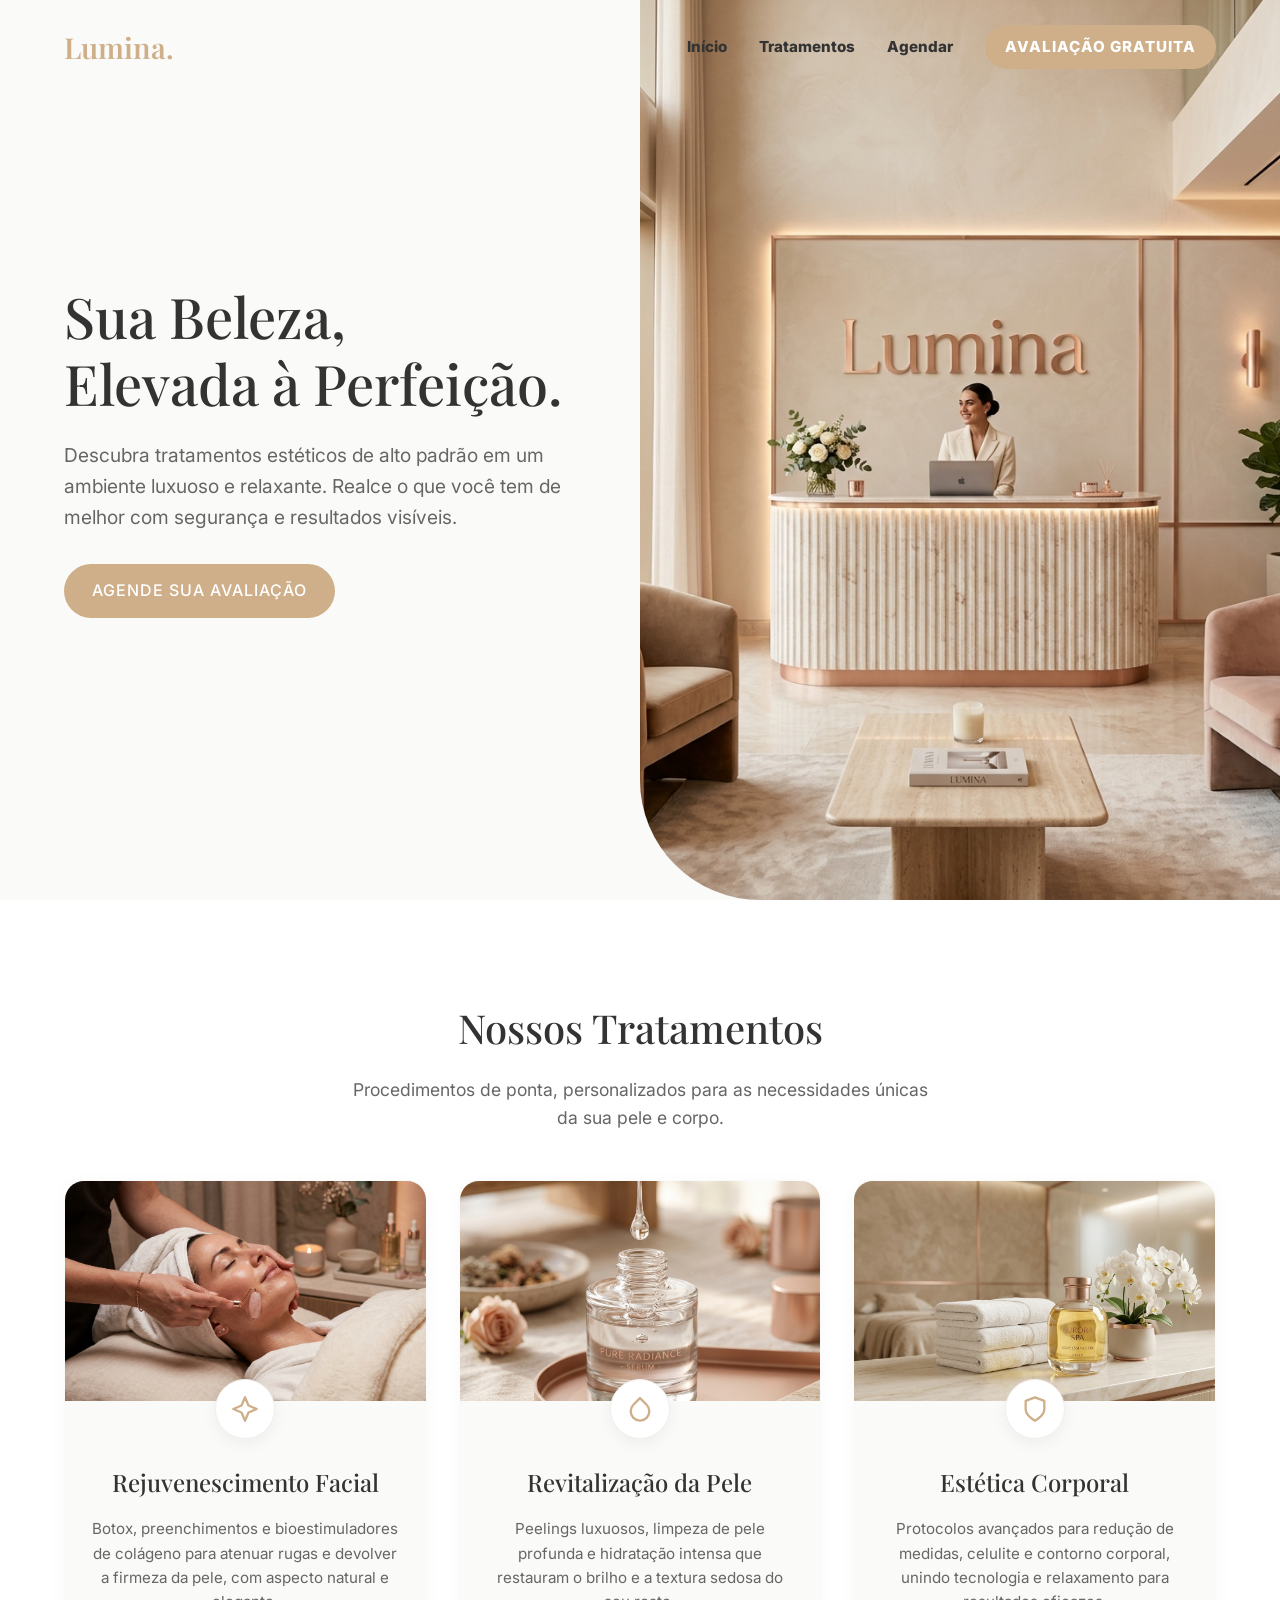
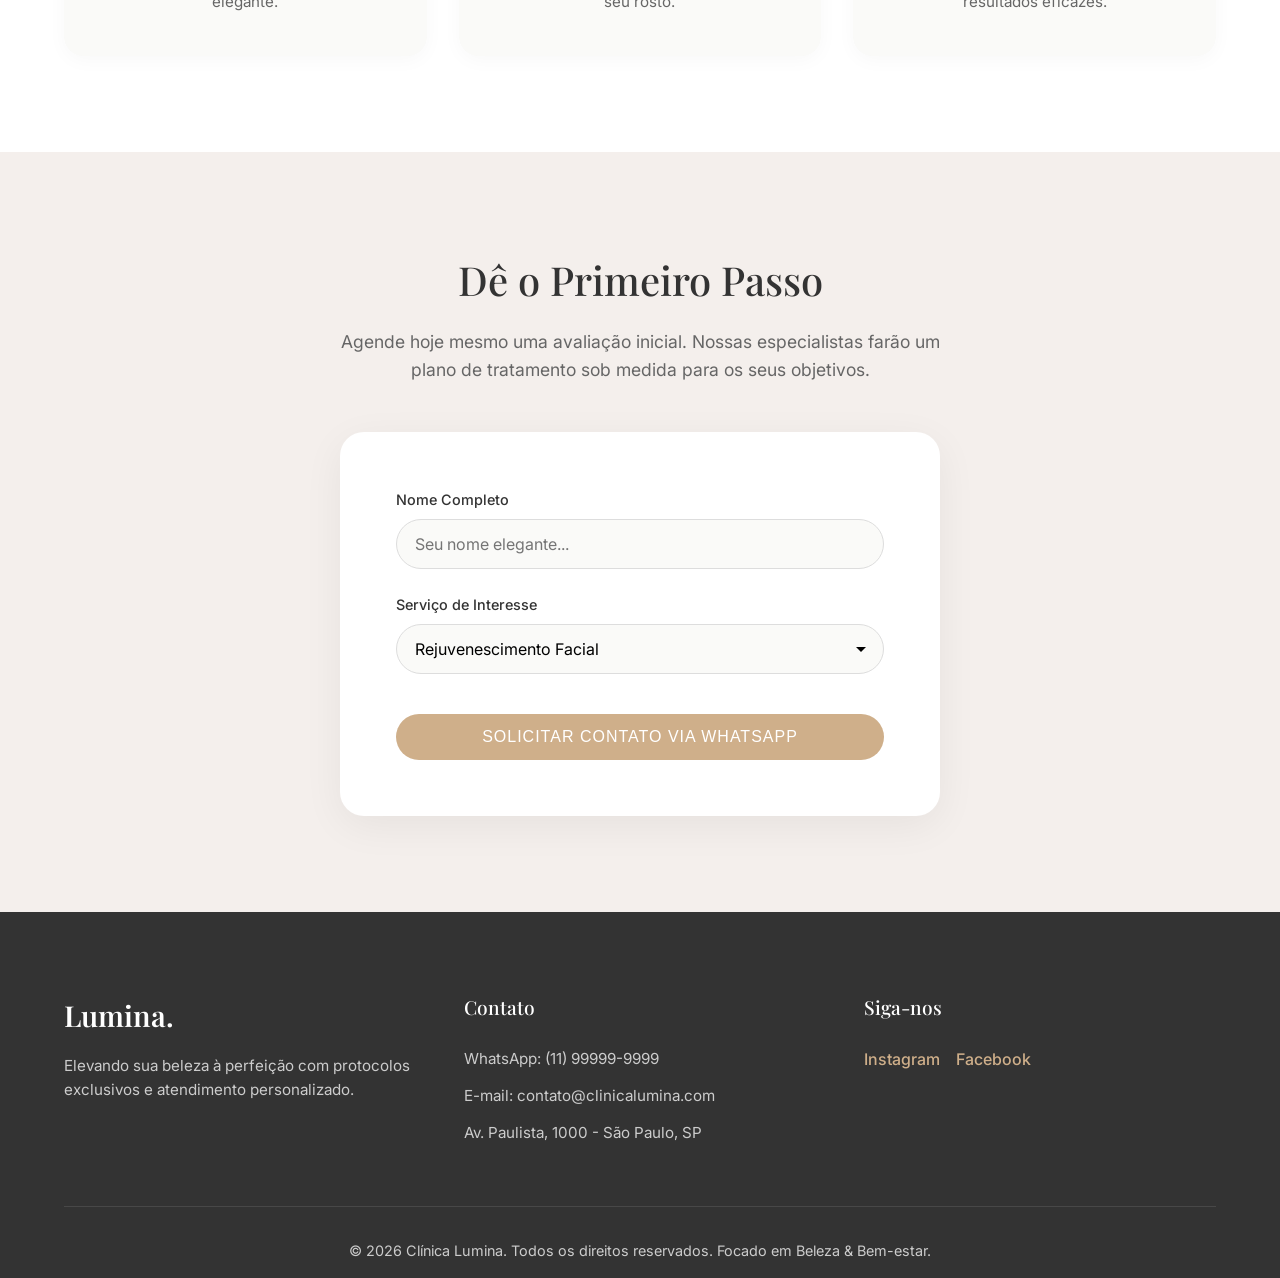
<file: src/pages/luminar/luminar.html>
<!DOCTYPE html>
<html lang="pt-BR">
<head>
    <meta charset="UTF-8">
    <meta name="viewport" content="width=device-width, initial-scale=1.0">
    <title>Lumina | Clínica de Estética Avançada</title>
    <meta name="description" content="Clínica de estética especializada em tratamentos faciais e corporais focados em realçar sua beleza natural com sofisticação e segurança.">
    <link rel="stylesheet" href="static/style.css">
</head>
<body>

    <nav>
        <div class="logo">Lumina.</div>
        <ul class="nav-links">
            <li><a href="#inicio" class="underline">Início</a></li>
            <li><a href="#servicos" class="underline">Tratamentos</a></li>
            <li><a href="#contato" class="underline">Agendar</a></li>
            <li><a href="#contato" class="nav-btn pulse-animation">Avaliação Gratuita</a></li>
        </ul>
    </nav>

    <section class="hero" id="inicio">
        <!-- Using the successfully generated AI image -->
        <img src="assets/hero_lumina_1775615802605.png" alt="Recepção Clínica Lumina" class="hero-img">
        <div class="hero-content hidden">
            <h1>Sua Beleza,<br>Elevada à Perfeição.</h1>
            <p>Descubra tratamentos estéticos de alto padrão em um ambiente luxuoso e relaxante. Realce o que você tem de melhor com segurança e resultados visíveis.</p>
            <a href="#contato" class="btn pulse-animation">Agende sua Avaliação</a>
        </div>
    </section>

    <section class="services" id="servicos">
        <div class="hidden">
            <h2 class="section-title">Nossos Tratamentos</h2>
            <p class="section-subtitle">Procedimentos de ponta, personalizados para as necessidades únicas da sua pele e corpo.</p>
        </div>
        
        <div class="services-grid">
            <div class="service-card hidden floating-1">
                <img src="assets/treatment_facial_1775615825108.png" alt="Tratamento Facial" class="service-img">
                <div class="service-icon">
                    <svg width="28" height="28" viewBox="0 0 24 24" fill="none" stroke="currentColor" stroke-width="2" stroke-linecap="round" stroke-linejoin="round"><path d="M12 2l3 7 7 3-7 3-3 7-3-7-7-3 7-3z"/></svg>
                </div>
                <h3>Rejuvenescimento Facial</h3>
                <p>Botox, preenchimentos e bioestimuladores de colágeno para atenuar rugas e devolver a firmeza da pele, com aspecto natural e elegante.</p>
            </div>
            <div class="service-card hidden floating-2" style="transition-delay: 0.1s;">
                <img src="assets/treatment_skin_1775615918156.png" alt="Revitalização da Pele" class="service-img">
                <div class="service-icon">
                    <svg width="28" height="28" viewBox="0 0 24 24" fill="none" stroke="currentColor" stroke-width="2" stroke-linecap="round" stroke-linejoin="round"><path d="M12 2.69l5.66 5.66a8 8 0 1 1-11.31 0z"/></svg>
                </div>
                <h3>Revitalização da Pele</h3>
                <p>Peelings luxuosos, limpeza de pele profunda e hidratação intensa que restauram o brilho e a textura sedosa do seu rosto.</p>
            </div>
            <div class="service-card hidden floating-3" style="transition-delay: 0.2s;">
                <img src="assets/treatment_body_1775615933097.png" alt="Estética Corporal" class="service-img">
                <div class="service-icon">
                    <svg width="28" height="28" viewBox="0 0 24 24" fill="none" stroke="currentColor" stroke-width="2" stroke-linecap="round" stroke-linejoin="round"><path d="M12 22s8-4 8-10V5l-8-3-8 3v7c0 6 8 10 8 10z"/></svg>
                </div>
                <h3>Estética Corporal</h3>
                <p>Protocolos avançados para redução de medidas, celulite e contorno corporal, unindo tecnologia e relaxamento para resultados eficazes.</p>
            </div>
        </div>
    </section>

    <section class="contact" id="contato">
        <div class="hidden">
            <h2 class="section-title">Dê o Primeiro Passo</h2>
            <p class="section-subtitle">Agende hoje mesmo uma avaliação inicial. Nossas especialistas farão um plano de tratamento sob medida para os seus objetivos.</p>
        </div>

        <div class="form-container hidden">
            <form id="lead-form">
                <div class="form-group">
                    <label for="nome">Nome Completo</label>
                    <input type="text" id="nome" required placeholder="Seu nome elegante...">
                </div>
                <div class="form-group">
                    <label for="interesse">Serviço de Interesse</label>
                    <select id="interesse">
                        <option value="facial">Rejuvenescimento Facial</option>
                        <option value="pele">Revitalização da Pele (Limpeza/Peeling)</option>
                        <option value="corporal">Estética Corporal</option>
                        <option value="duvida">Não sei, quero uma avaliação</option>
                    </select>
                </div>
                <button type="submit" class="btn" style="width: 100%; margin-top: 1rem;">Solicitar Contato Via WhatsApp</button>
            </form>
        </div>
    </section>

    <footer class="hidden" style="transition-delay: 0.2s;">
        <div class="footer-content">
            <div class="footer-col">
                <h3 class="logo" style="color: var(--color-white);">Lumina.</h3>
                <p style="margin-top: 1rem;">Elevando sua beleza à perfeição com protocolos exclusivos e atendimento personalizado.</p>
            </div>
            <div class="footer-col">
                <h4>Contato</h4>
                <p>WhatsApp: (11) 99999-9999</p>
                <p>E-mail: contato@clinicalumina.com</p>
                <p>Av. Paulista, 1000 - São Paulo, SP</p>
            </div>
            <div class="footer-col">
                <h4>Siga-nos</h4>
                <div class="social-links">
                    <a href="#">Instagram</a>
                    <a href="#">Facebook</a>
                </div>
            </div>
        </div>
        <div class="footer-bottom">
            <p>&copy; 2026 Clínica Lumina. Todos os direitos reservados. Focado em Beleza & Bem-estar.</p>
        </div>
    </footer>

    <script src="static/script.js"></script>
</body>
</html>
</file>
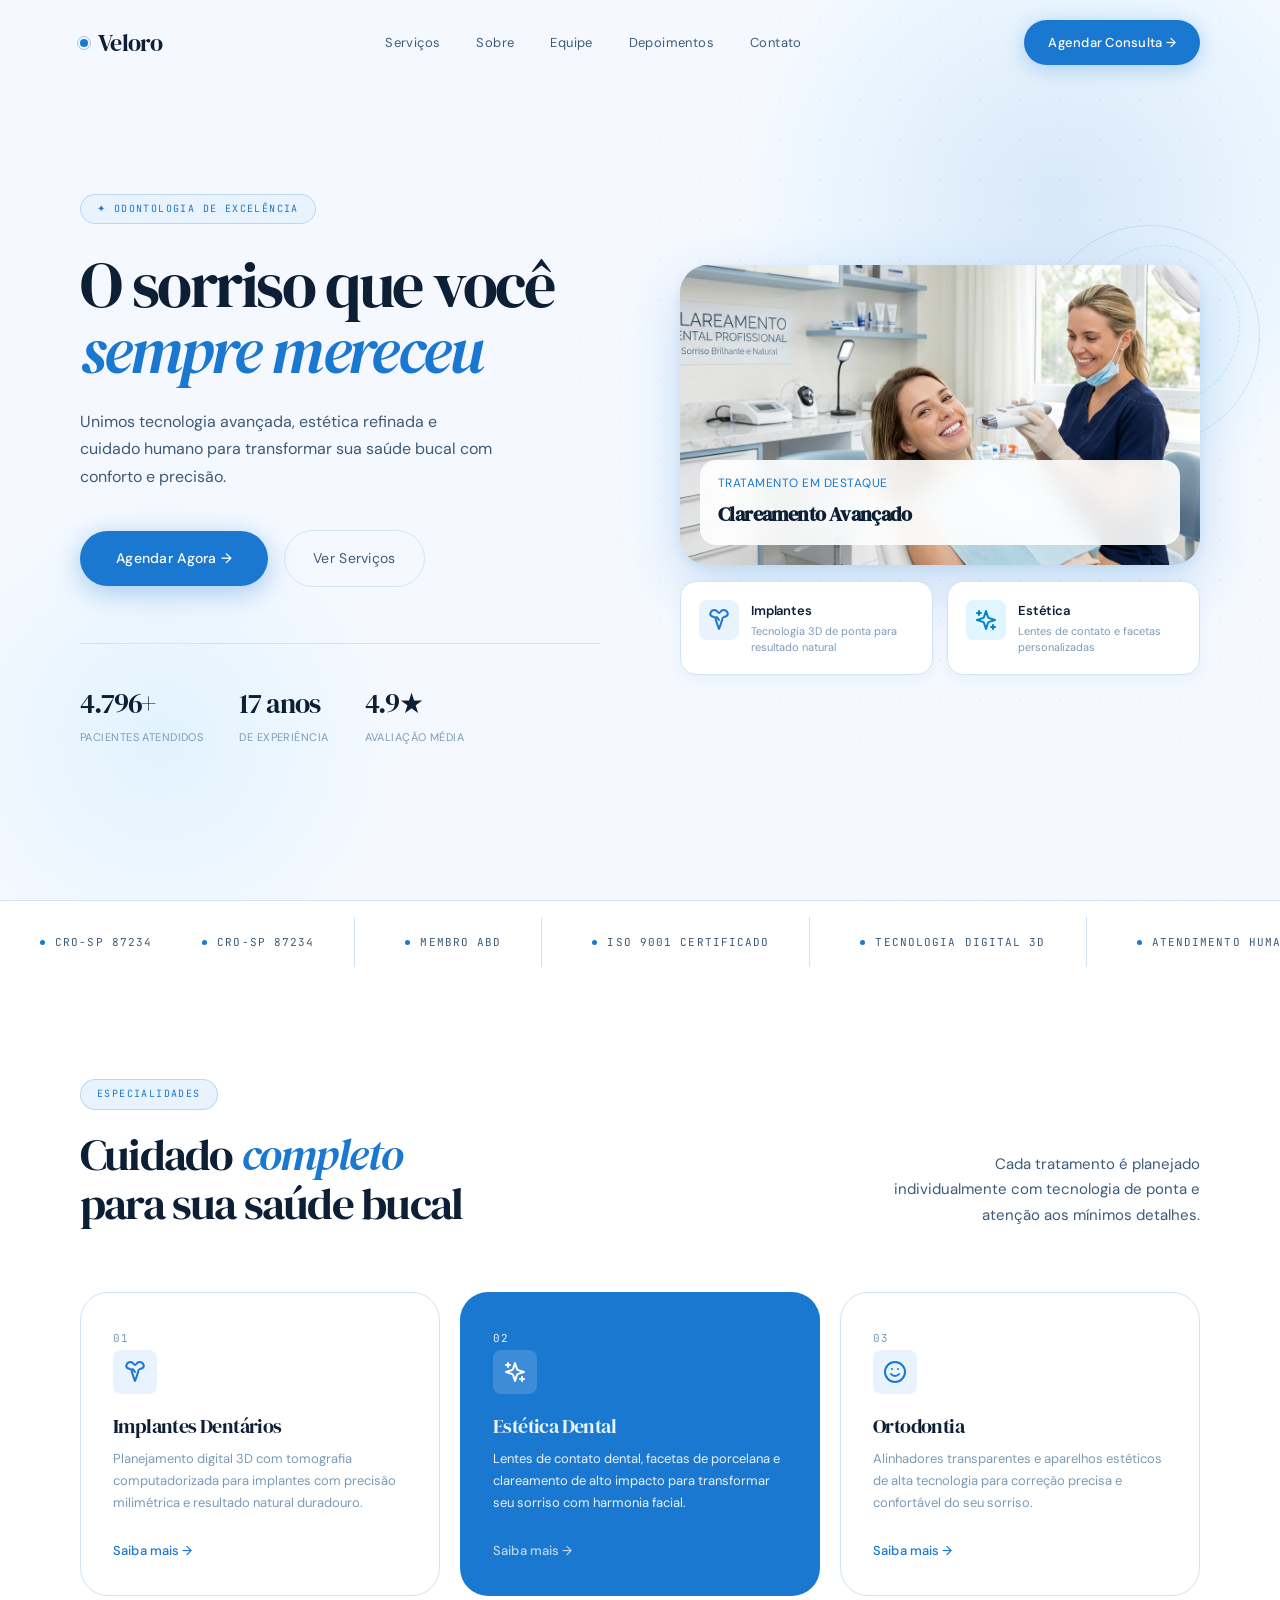
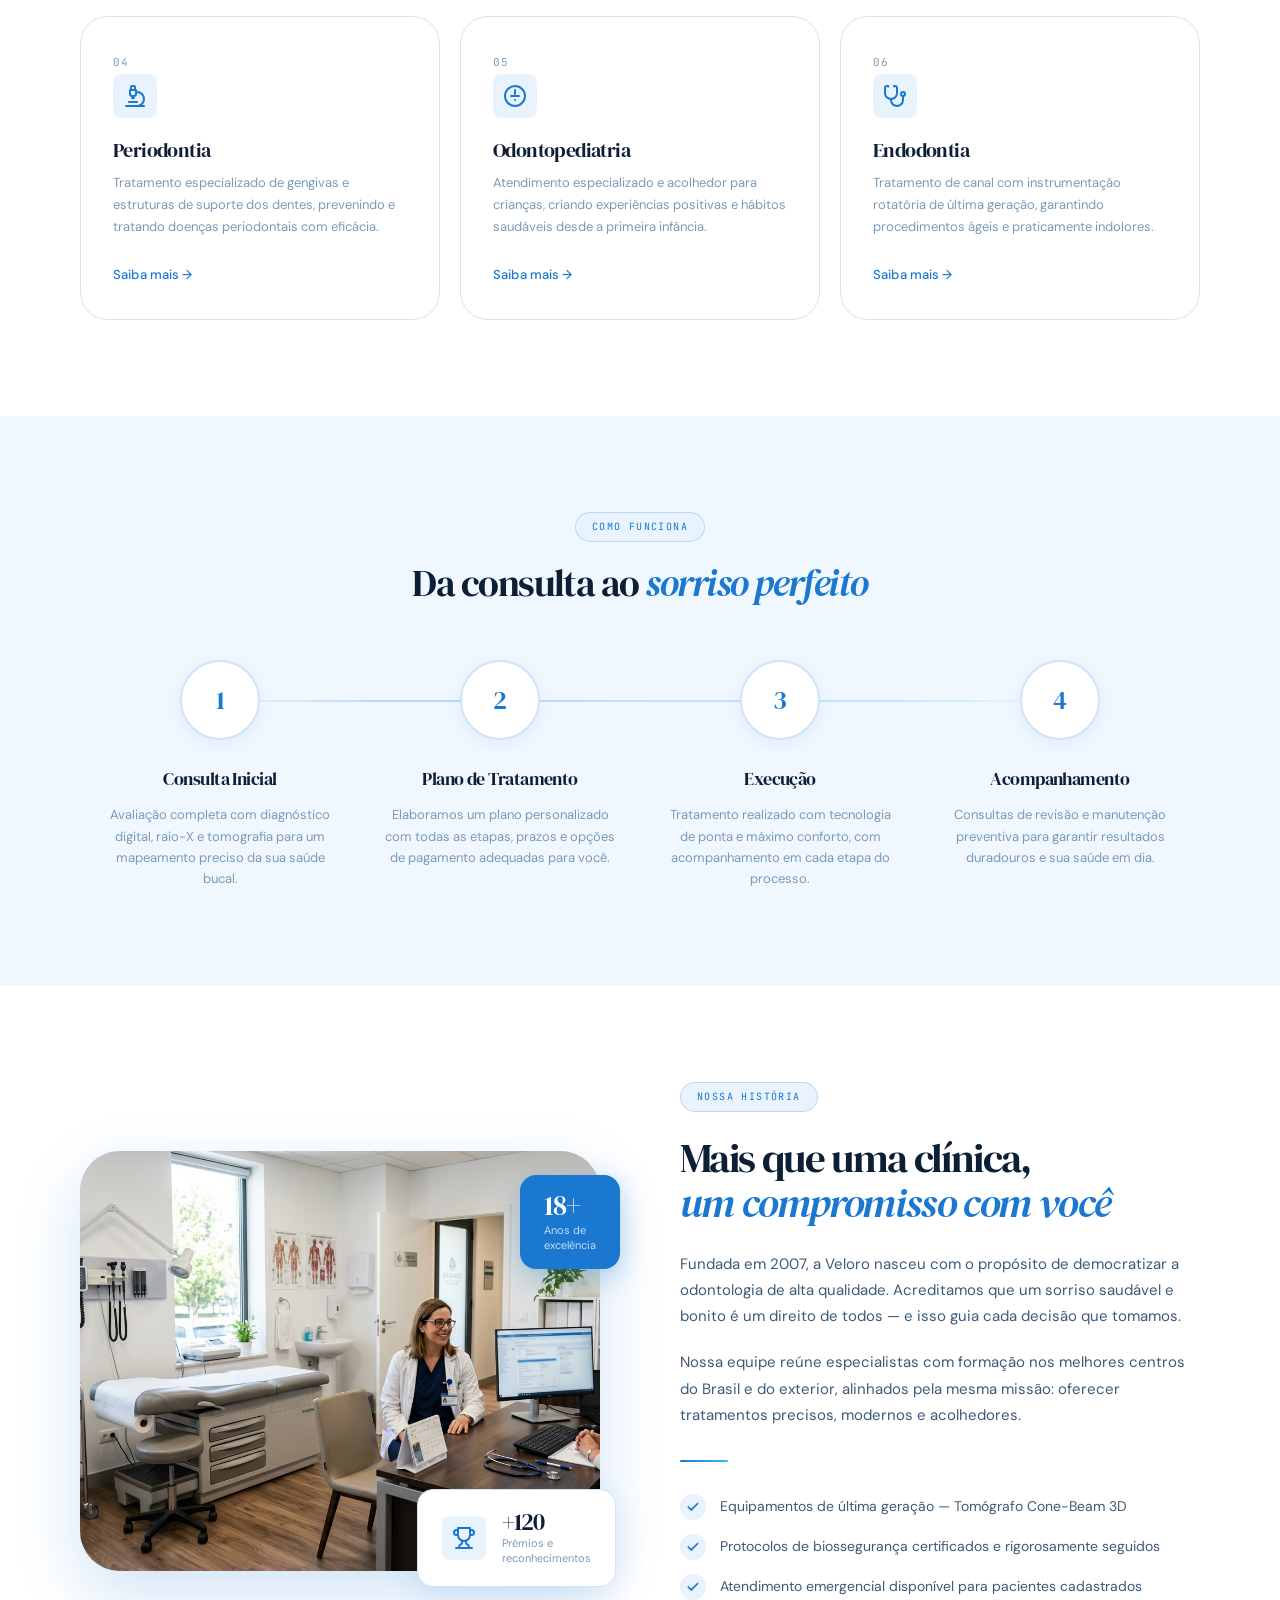
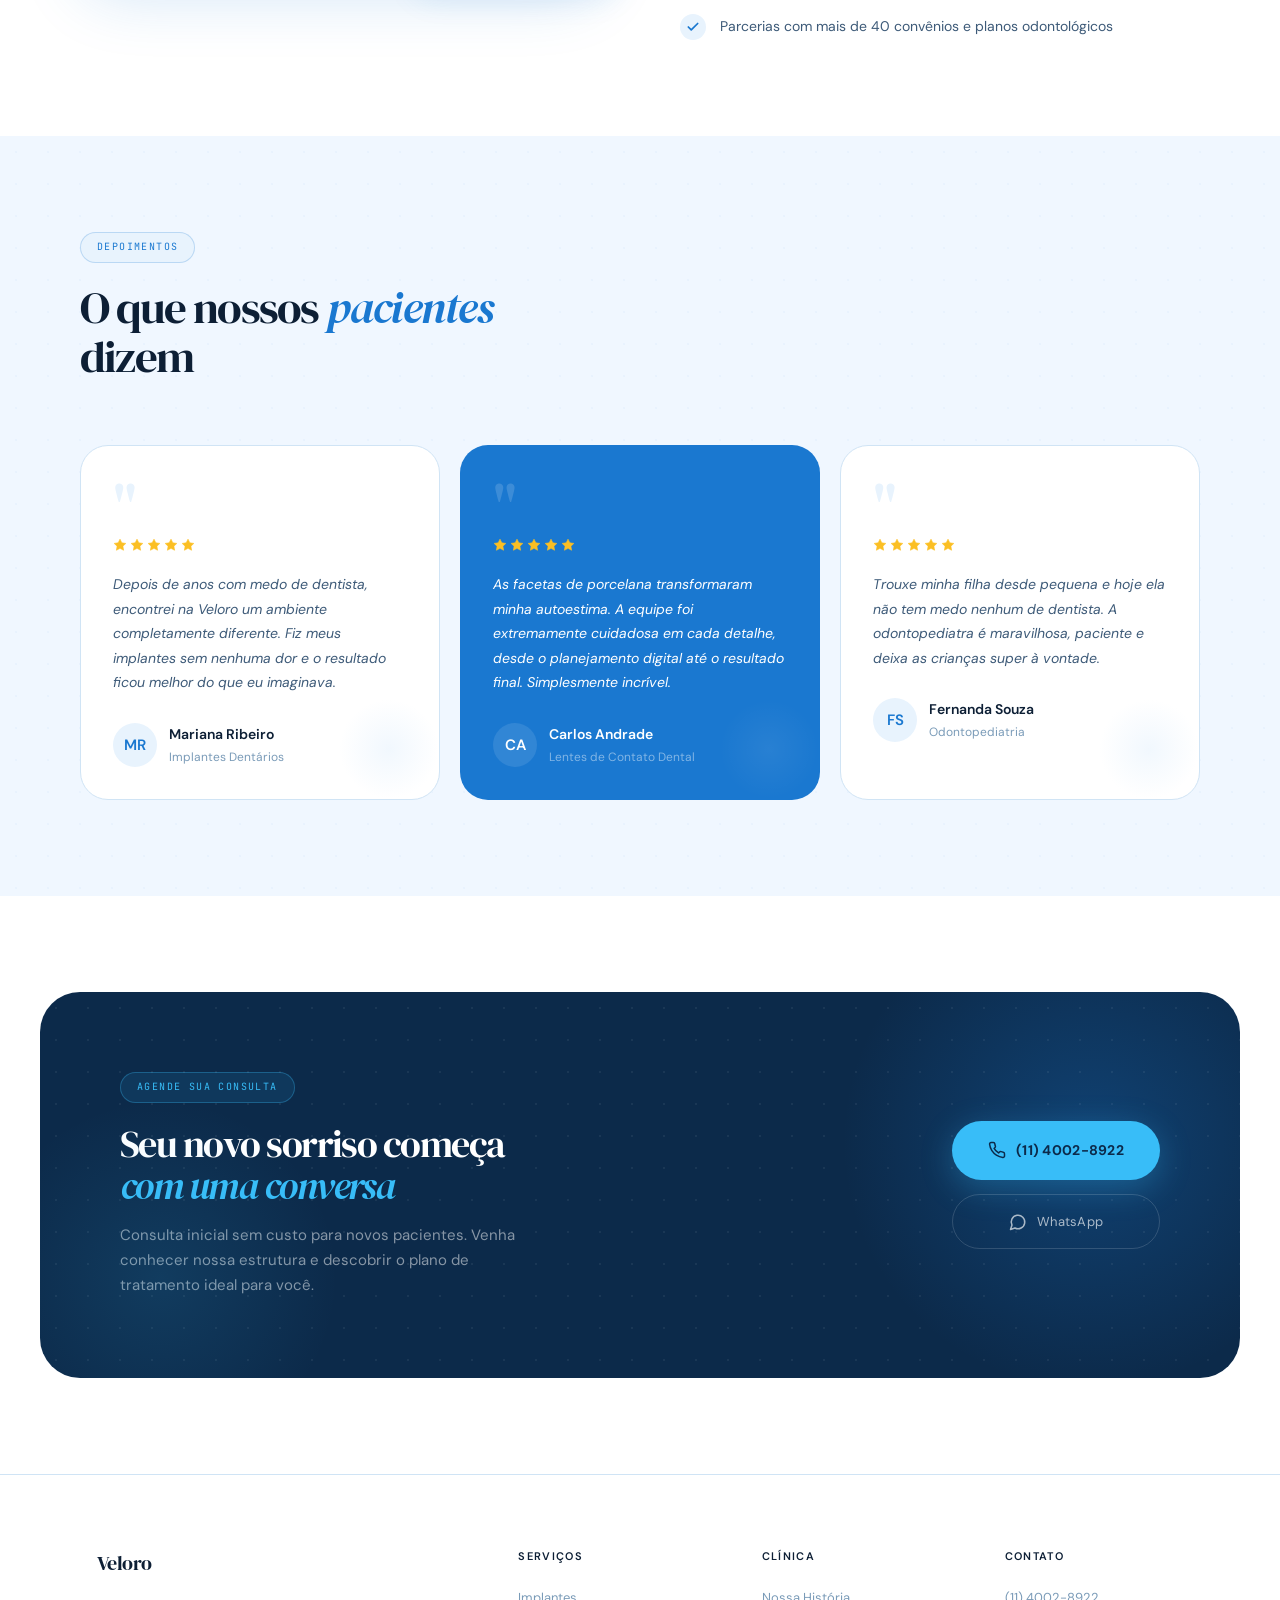
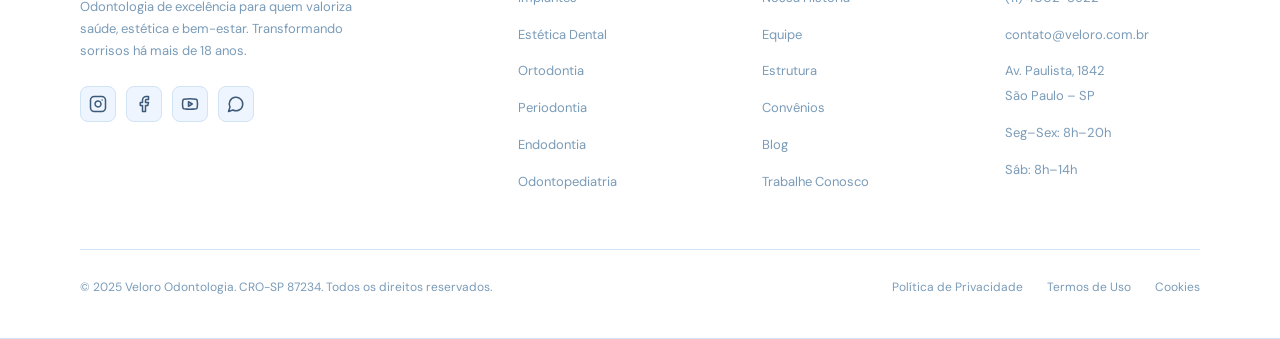
<file: src/pages/veloro/dentista.html>
<!DOCTYPE html>
<html lang="pt-BR">

<head>
  <meta charset="UTF-8">
  <meta name="viewport" content="width=device-width, initial-scale=1.0">
  <title>Veloro Odontologia — Cuidado que transforma</title>
  <link rel="preconnect" href="https://fonts.googleapis.com">
  <link
    href="https://fonts.googleapis.com/css2?family=DM+Serif+Display&family=DM+Sans:wght@300;400;500;600&family=JetBrains+Mono:wght@400;500&display=swap"
    rel="stylesheet">
  <link rel="stylesheet" href="static/style.css">
</head>

<body>
  <nav class="nav" id="nav">
    <div class="container">
      <div class="nav-inner">
        <a href="#" class="logo">
          <span class="logo-dot" style="position:relative;"></span>
          Veloro
        </a>
        <ul class="nav-links">
          <li><a href="#servicos">Serviços</a></li>
          <li><a href="#sobre">Sobre</a></li>
          <li><a href="#equipe">Equipe</a></li>
          <li><a href="#depoimentos">Depoimentos</a></li>
          <li><a href="#contato">Contato</a></li>
        </ul>
        <a href="#contato" class="nav-cta">Agendar Consulta →</a>
      </div>
    </div>
  </nav>


  <section class="hero" id="inicio">
    <div class="hero-bg"></div>
    <div class="hero-dots"></div>
    <div class="container">
      <div class="hero-content">
        <div class="hero-left">
          <div class="hero-tag">
            <span class="tag">✦ Odontologia de Excelência</span>
          </div>
          <h1 class="hero-title">
            O sorriso que você<br>
            <em>sempre mereceu</em>
          </h1>
          <p class="hero-subtitle">
            Unimos tecnologia avançada, estética refinada e cuidado humano para transformar sua saúde bucal com conforto
            e precisão.
          </p>
          <div class="hero-actions">
            <a href="#contato" class="btn-primary">Agendar Agora →</a>
            <a href="#servicos" class="btn-ghost">Ver Serviços</a>
          </div>
          <div class="hero-stats">
            <div>
              <div class="hero-stat-num">+4.800</div>
              <div class="hero-stat-label">Pacientes atendidos</div>
            </div>
            <div>
              <div class="hero-stat-num">18 anos</div>
              <div class="hero-stat-label">De experiência</div>
            </div>
            <div>
              <div class="hero-stat-num">4.9★</div>
              <div class="hero-stat-label">Avaliação média</div>
            </div>
          </div>
        </div>

        <div class="hero-right">
          <div class="hero-visual">
            <!-- Main card -->
            <div class="hero-card-main">
              <img src="assets/img/cons.png" alt="Clareamento Avançado"
                style="width: 100%; height: 100%; object-fit: cover; position: absolute; inset: 0; z-index: 0;">
              <div class="hero-card-main-info" style="z-index: 1;">
                <div
                  style="font-size:12px;font-weight:400;color:var(--primary);letter-spacing:0.04em;text-transform:uppercase;margin-bottom:4px;">
                  Tratamento em destaque</div>
                <div
                  style="font-family:var(--font-display);font-size:20px;font-weight:600;letter-spacing:-0.03em;color:var(--text);">
                  Clareamento Avançado</div>
              </div>
            </div>

            <!-- Bottom row cards -->
            <div class="hero-cards-row" style="position:relative;">
              <div class="hero-card-sm">
                <div class="hero-card-icon icon-blue">
                  <svg width="24" height="24" viewBox="0 0 24 24" fill="none" stroke="currentColor" stroke-width="2"
                    stroke-linecap="round" stroke-linejoin="round">
                    <path
                      d="M12 21a99.42 99.42 0 0 0 3-8.6c.1-.4.2-.7.2-1q0-1.8 1.4-2.3c.7-.3 1.9-.4 2.8-1 1.2-.8 1.6-2.4 1-3.7C19.8 3.1 18.2 2 16.5 2c-1.3 0-2.4.9-3.2 2-.5.7-1.1 1-1.3 1s-.8-.3-1.3-1c-.8-1.1-1.9-2-3.2-2-1.7 0-3.3 1.1-3.9 2.4-.6 1.3-.2 2.9 1 3.7.9.6 2.1.7 2.8 1q1.4.5 1.4 2.3c0 .3.1.6.2 1a99.42 99.42 0 0 0 3 8.6z" />
                    <path d="M12 12c-1-1.5-2.5-3-2.5-3" />
                  </svg>
                </div>
                <div>
                  <div class="hero-card-sm-title">Implantes</div>
                  <div class="hero-card-sm-sub">Tecnologia 3D de ponta para resultado natural</div>
                </div>
              </div>
              <div class="hero-card-sm">
                <div class="hero-card-icon icon-sky">
                  <svg width="24" height="24" viewBox="0 0 24 24" fill="none" stroke="currentColor" stroke-width="2"
                    stroke-linecap="round" stroke-linejoin="round">
                    <path
                      d="m12 3-1.912 5.813a2 2 0 0 1-1.275 1.275L3 12l5.813 1.912a2 2 0 0 1 1.275 1.275L12 21l1.912-5.813a2 2 0 0 1 1.275-1.275L21 12l-5.813-1.912a2 2 0 0 1-1.275-1.275L12 3Z" />
                    <path d="M5 3v4" />
                    <path d="M19 17v4" />
                    <path d="M3 5h4" />
                    <path d="M17 19h4" />
                  </svg>
                </div>
                <div>
                  <div class="hero-card-sm-title">Estética</div>
                  <div class="hero-card-sm-sub">Lentes de contato e facetas personalizadas</div>
                </div>
              </div>
            </div>
          </div>
        </div>
      </div>
    </div>
  </section>

  <div class="trust-bar">
    <div class="trust-bar-inner">
      <div class="trust-item"><span class="trust-dot"></span>CRO-SP 87234
      <div class="trust-item"><span class="trust-dot"></span>CRO-SP 87234</div>
      <div class="trust-item"><span class="trust-dot"></span>Membro ABD</div>
      <div class="trust-item"><span class="trust-dot"></span>ISO 9001 Certificado</div>
      <div class="trust-item"><span class="trust-dot"></span>Tecnologia Digital 3D</div>
      <div class="trust-item"><span class="trust-dot"></span>Atendimento Humanizado</div>
    </div>
  </div>

  <section class="section" id="servicos">
    <div class="container">
      <div class="section-header reveal">
        <div>
          <div class="tag" style="margin-bottom:20px;">Especialidades</div>
          <h2 class="section-title">Cuidado <em>completo</em><br>para sua saúde bucal</h2>
        </div>
        <p class="section-sub">Cada tratamento é planejado individualmente com tecnologia de ponta e atenção aos mínimos
          detalhes.</p>
      </div>

      <div class="services-grid">
        <div class="service-card reveal">
          <span class="service-num">01</span>
          <div class="service-icon">
            <svg width="24" height="24" viewBox="0 0 24 24" fill="none" stroke="currentColor" stroke-width="2"
              stroke-linecap="round" stroke-linejoin="round">
              <path
                d="M12 21a99.42 99.42 0 0 0 3-8.6c.1-.4.2-.7.2-1q0-1.8 1.4-2.3c.7-.3 1.9-.4 2.8-1 1.2-.8 1.6-2.4 1-3.7C19.8 3.1 18.2 2 16.5 2c-1.3 0-2.4.9-3.2 2-.5.7-1.1 1-1.3 1s-.8-.3-1.3-1c-.8-1.1-1.9-2-3.2-2-1.7 0-3.3 1.1-3.9 2.4-.6 1.3-.2 2.9 1 3.7.9.6 2.1.7 2.8 1q1.4.5 1.4 2.3c0 .3.1.6.2 1a99.42 99.42 0 0 0 3 8.6z" />
              <path d="M12 12c-1-1.5-2.5-3-2.5-3" />
            </svg>
          </div>
          <h3 class="service-title">Implantes Dentários</h3>
          <p class="service-desc">Planejamento digital 3D com tomografia computadorizada para implantes com precisão
            milimétrica e resultado natural duradouro.</p>
          <a href="#" class="service-link">Saiba mais →</a>
        </div>

        <div class="service-card service-card-featured reveal reveal-delay-1">
          <span class="service-num">02</span>
          <div class="service-icon">
            <svg width="24" height="24" viewBox="0 0 24 24" fill="none" stroke="currentColor" stroke-width="2"
              stroke-linecap="round" stroke-linejoin="round">
              <path
                d="m12 3-1.912 5.813a2 2 0 0 1-1.275 1.275L3 12l5.813 1.912a2 2 0 0 1 1.275 1.275L12 21l1.912-5.813a2 2 0 0 1 1.275-1.275L21 12l-5.813-1.912a2 2 0 0 1-1.275-1.275L12 3Z" />
              <path d="M5 3v4" />
              <path d="M19 17v4" />
              <path d="M3 5h4" />
              <path d="M17 19h4" />
            </svg>
          </div>
          <h3 class="service-title">Estética Dental</h3>
          <p class="service-desc">Lentes de contato dental, facetas de porcelana e clareamento de alto impacto para
            transformar seu sorriso com harmonia facial.</p>
          <a href="#" class="service-link">Saiba mais →</a>
        </div>

        <div class="service-card reveal reveal-delay-2">
          <span class="service-num">03</span>
          <div class="service-icon">
            <svg width="24" height="24" viewBox="0 0 24 24" fill="none" stroke="currentColor" stroke-width="2"
              stroke-linecap="round" stroke-linejoin="round">
              <circle cx="12" cy="12" r="10" />
              <path d="M8 14s1.5 2 4 2 4-2 4-2" />
              <line x1="9" x2="9.01" y1="9" y2="9" />
              <line x1="15" x2="15.01" y1="9" y2="9" />
            </svg>
          </div>
          <h3 class="service-title">Ortodontia</h3>
          <p class="service-desc">Alinhadores transparentes e aparelhos estéticos de alta tecnologia para correção
            precisa e confortável do seu sorriso.</p>
          <a href="#" class="service-link">Saiba mais →</a>
        </div>

        <div class="service-card reveal reveal-delay-1">
          <span class="service-num">04</span>
          <div class="service-icon">
            <svg width="24" height="24" viewBox="0 0 24 24" fill="none" stroke="currentColor" stroke-width="2"
              stroke-linecap="round" stroke-linejoin="round">
              <path d="M6 18h8" />
              <path d="M3 22h18" />
              <path d="M14 22a7 7 0 1 0 0-14h-1" />
              <path d="M9 14h2" />
              <path d="M9 12a2 2 0 0 1-2-2V6h6v4a2 2 0 0 1-2 2Z" />
              <path d="M12 6V3a1 1 0 0 0-1-1H9a1 1 0 0 0-1 1v3" />
            </svg>
          </div>
          <h3 class="service-title">Periodontia</h3>
          <p class="service-desc">Tratamento especializado de gengivas e estruturas de suporte dos dentes, prevenindo e
            tratando doenças periodontais com eficácia.</p>
          <a href="#" class="service-link">Saiba mais →</a>
        </div>

        <div class="service-card reveal reveal-delay-2">
          <span class="service-num">05</span>
          <div class="service-icon">
            <svg width="24" height="24" viewBox="0 0 24 24" fill="none" stroke="currentColor" stroke-width="2"
              stroke-linecap="round" stroke-linejoin="round">
              <circle cx="12" cy="12" r="10" />
              <path d="M12 6v4" />
              <path d="M8 12h8" />
              <path d="M12 16v.01" />
            </svg>
          </div>
          <h3 class="service-title">Odontopediatria</h3>
          <p class="service-desc">Atendimento especializado e acolhedor para crianças, criando experiências positivas e
            hábitos saudáveis desde a primeira infância.</p>
          <a href="#" class="service-link">Saiba mais →</a>
        </div>

        <div class="service-card reveal reveal-delay-3">
          <span class="service-num">06</span>
          <div class="service-icon">
            <svg width="24" height="24" viewBox="0 0 24 24" fill="none" stroke="currentColor" stroke-width="2"
              stroke-linecap="round" stroke-linejoin="round">
              <path
                d="M4.8 2.3A.3.3 0 1 0 5 2H4a2 2 0 0 0-2 2v5a6 6 0 0 0 6 6v0a6 6 0 0 0 6-6V4a2 2 0 0 0-2-2h-1a.2.2 0 1 0 .3.3" />
              <path d="M8 15v1a6 6 0 0 0 6 6v0a6 6 0 0 0 6-6v-4" />
              <circle cx="20" cy="10" r="2" />
            </svg>
          </div>
          <h3 class="service-title">Endodontia</h3>
          <p class="service-desc">Tratamento de canal com instrumentação rotatória de última geração, garantindo
            procedimentos ágeis e praticamente indolores.</p>
          <a href="#" class="service-link">Saiba mais →</a>
        </div>
      </div>
    </div>
  </section>

  <!-- ═══════════════════
     PROCESSO
═══════════════════ -->
  <section class="section section-alt">
    <div class="container">
      <div style="text-align:center;margin-bottom:56px;" class="reveal">
        <div class="tag" style="margin-bottom:20px;">Como Funciona</div>
        <h2 class="section-title" style="max-width:none;font-size:clamp(26px,3vw,40px);">Da consulta ao <em>sorriso
            perfeito</em></h2>
      </div>
      <div class="process-steps">
        <div class="process-step reveal">
          <div class="process-num">1</div>
          <h3 class="process-title">Consulta Inicial</h3>
          <p class="process-desc">Avaliação completa com diagnóstico digital, raio-X e tomografia para um mapeamento
            preciso da sua saúde bucal.</p>
        </div>
        <div class="process-step reveal reveal-delay-1">
          <div class="process-num">2</div>
          <h3 class="process-title">Plano de Tratamento</h3>
          <p class="process-desc">Elaboramos um plano personalizado com todas as etapas, prazos e opções de pagamento
            adequadas para você.</p>
        </div>
        <div class="process-step reveal reveal-delay-2">
          <div class="process-num">3</div>
          <h3 class="process-title">Execução</h3>
          <p class="process-desc">Tratamento realizado com tecnologia de ponta e máximo conforto, com acompanhamento em
            cada etapa do processo.</p>
        </div>
        <div class="process-step reveal reveal-delay-3">
          <div class="process-num">4</div>
          <h3 class="process-title">Acompanhamento</h3>
          <p class="process-desc">Consultas de revisão e manutenção preventiva para garantir resultados duradouros e sua
            saúde em dia.</p>
        </div>
      </div>
    </div>
  </section>

  <!-- ═══════════════════
     SOBRE
═══════════════════ -->
  <section class="section" id="sobre">
    <div class="container">
      <div class="about">
        <div class="about-visual reveal">
          <div class="about-img-wrap">
            <img src="assets/img/2.png" alt="Nossa Clínica" style="width:100%;height:100%;object-fit:cover;">
          </div>

          <div class="about-badge">
            <div class="about-badge-icon">
              <svg width="24" height="24" viewBox="0 0 24 24" fill="none" stroke="currentColor" stroke-width="2"
                stroke-linecap="round" stroke-linejoin="round">
                <path d="M6 9H4.5a2.5 2.5 0 0 1 0-5H6" />
                <path d="M18 9h1.5a2.5 2.5 0 0 0 0-5H18" />
                <path d="M4 22h16" />
                <path d="M10 14.66V17c0 .55-.47.98-.97 1.21C7.85 18.75 7 20.24 7 22" />
                <path d="M14 14.66V17c0 .55.47.98.97 1.21C16.15 18.75 17 20.24 17 22" />
                <path d="M18 2H6v7a6 6 0 0 0 12 0V2Z" />
              </svg>
            </div>
            <div>
              <div class="about-badge-num">+120</div>
              <div class="about-badge-label">Prêmios e<br>reconhecimentos</div>
            </div>
          </div>

          <div class="about-exp">
            <div>
              <div class="about-exp-num">18+</div>
              <div class="about-exp-label">Anos de<br>excelência</div>
            </div>
          </div>
        </div>

        <div class="about-text reveal reveal-delay-1">
          <div class="about-tag"><span class="tag">Nossa História</span></div>
          <h2 class="about-title">Mais que uma clínica,<br><em>um compromisso com você</em></h2>
          <p class="about-desc">
            Fundada em 2007, a Veloro nasceu com o propósito de democratizar a odontologia de alta qualidade.
            Acreditamos que um sorriso saudável e bonito é um direito de todos — e isso guia cada decisão que tomamos.
          </p>
          <p class="about-desc">
            Nossa equipe reúne especialistas com formação nos melhores centros do Brasil e do exterior, alinhados pela
            mesma missão: oferecer tratamentos precisos, modernos e acolhedores.
          </p>
          <div class="about-divider"></div>
          <div class="about-credentials">
            <div class="credential">
              <div class="credential-check">
                <svg width="14" height="14" viewBox="0 0 24 24" fill="none" stroke="currentColor" stroke-width="3"
                  stroke-linecap="round" stroke-linejoin="round">
                  <polyline points="20 6 9 17 4 12" />
                </svg>
              </div>
              Equipamentos de última geração — Tomógrafo Cone-Beam 3D
            </div>
            <div class="credential">
              <div class="credential-check">
                <svg width="14" height="14" viewBox="0 0 24 24" fill="none" stroke="currentColor" stroke-width="3"
                  stroke-linecap="round" stroke-linejoin="round">
                  <polyline points="20 6 9 17 4 12" />
                </svg>
              </div>
              Protocolos de biossegurança certificados e rigorosamente seguidos
            </div>
            <div class="credential">
              <div class="credential-check">
                <svg width="14" height="14" viewBox="0 0 24 24" fill="none" stroke="currentColor" stroke-width="3"
                  stroke-linecap="round" stroke-linejoin="round">
                  <polyline points="20 6 9 17 4 12" />
                </svg>
              </div>
              Atendimento emergencial disponível para pacientes cadastrados
            </div>
            <div class="credential">
              <div class="credential-check">
                <svg width="14" height="14" viewBox="0 0 24 24" fill="none" stroke="currentColor" stroke-width="3"
                  stroke-linecap="round" stroke-linejoin="round">
                  <polyline points="20 6 9 17 4 12" />
                </svg>
              </div>
              Parcerias com mais de 40 convênios e planos odontológicos
            </div>
          </div>
        </div>
      </div>
    </div>
  </section>

  <!-- ═══════════════════
     DEPOIMENTOS
═══════════════════ -->
  <section class="section section-alt" id="depoimentos">
    <div class="container">
      <div class="section-header reveal">
        <div>
          <div class="tag" style="margin-bottom:20px;">Depoimentos</div>
          <h2 class="section-title">O que nossos <em>pacientes</em> dizem</h2>
        </div>
      </div>

      <div class="testimonials-grid">
        <div class="testimonial-card reveal">
          <div class="testimonial-quote">"</div>
          <div class="testimonial-stars">
            <div class="star"><svg width="14" height="14" viewBox="0 0 24 24" fill="currentColor" stroke="currentColor"
                stroke-width="1">
                <polygon
                  points="12 2 15.09 8.26 22 9.27 17 14.14 18.18 21.02 12 17.77 5.82 21.02 7 14.14 2 9.27 8.91 8.26 12 2" />
              </svg></div>
            <div class="star"><svg width="14" height="14" viewBox="0 0 24 24" fill="currentColor" stroke="currentColor"
                stroke-width="1">
                <polygon
                  points="12 2 15.09 8.26 22 9.27 17 14.14 18.18 21.02 12 17.77 5.82 21.02 7 14.14 2 9.27 8.91 8.26 12 2" />
              </svg></div>
            <div class="star"><svg width="14" height="14" viewBox="0 0 24 24" fill="currentColor" stroke="currentColor"
                stroke-width="1">
                <polygon
                  points="12 2 15.09 8.26 22 9.27 17 14.14 18.18 21.02 12 17.77 5.82 21.02 7 14.14 2 9.27 8.91 8.26 12 2" />
              </svg></div>
            <div class="star"><svg width="14" height="14" viewBox="0 0 24 24" fill="currentColor" stroke="currentColor"
                stroke-width="1">
                <polygon
                  points="12 2 15.09 8.26 22 9.27 17 14.14 18.18 21.02 12 17.77 5.82 21.02 7 14.14 2 9.27 8.91 8.26 12 2" />
              </svg></div>
            <div class="star"><svg width="14" height="14" viewBox="0 0 24 24" fill="currentColor" stroke="currentColor"
                stroke-width="1">
                <polygon
                  points="12 2 15.09 8.26 22 9.27 17 14.14 18.18 21.02 12 17.77 5.82 21.02 7 14.14 2 9.27 8.91 8.26 12 2" />
              </svg></div>
          </div>
          <p class="testimonial-text">Depois de anos com medo de dentista, encontrei na Veloro um ambiente completamente
            diferente. Fiz meus implantes sem nenhuma dor e o resultado ficou melhor do que eu imaginava.</p>
          <div class="testimonial-author">
            <div class="testimonial-avatar">MR</div>
            <div>
              <div class="testimonial-name">Mariana Ribeiro</div>
              <div class="testimonial-role">Implantes Dentários</div>
            </div>
          </div>
        </div>

        <div class="testimonial-card testimonial-card-featured reveal reveal-delay-1">
          <div class="testimonial-quote" style="color:rgba(255,255,255,0.15);">"</div>
          <div class="testimonial-stars">
            <div class="star"><svg width="14" height="14" viewBox="0 0 24 24" fill="currentColor" stroke="currentColor"
                stroke-width="1">
                <polygon
                  points="12 2 15.09 8.26 22 9.27 17 14.14 18.18 21.02 12 17.77 5.82 21.02 7 14.14 2 9.27 8.91 8.26 12 2" />
              </svg></div>
            <div class="star"><svg width="14" height="14" viewBox="0 0 24 24" fill="currentColor" stroke="currentColor"
                stroke-width="1">
                <polygon
                  points="12 2 15.09 8.26 22 9.27 17 14.14 18.18 21.02 12 17.77 5.82 21.02 7 14.14 2 9.27 8.91 8.26 12 2" />
              </svg></div>
            <div class="star"><svg width="14" height="14" viewBox="0 0 24 24" fill="currentColor" stroke="currentColor"
                stroke-width="1">
                <polygon
                  points="12 2 15.09 8.26 22 9.27 17 14.14 18.18 21.02 12 17.77 5.82 21.02 7 14.14 2 9.27 8.91 8.26 12 2" />
              </svg></div>
            <div class="star"><svg width="14" height="14" viewBox="0 0 24 24" fill="currentColor" stroke="currentColor"
                stroke-width="1">
                <polygon
                  points="12 2 15.09 8.26 22 9.27 17 14.14 18.18 21.02 12 17.77 5.82 21.02 7 14.14 2 9.27 8.91 8.26 12 2" />
              </svg></div>
            <div class="star"><svg width="14" height="14" viewBox="0 0 24 24" fill="currentColor" stroke="currentColor"
                stroke-width="1">
                <polygon
                  points="12 2 15.09 8.26 22 9.27 17 14.14 18.18 21.02 12 17.77 5.82 21.02 7 14.14 2 9.27 8.91 8.26 12 2" />
              </svg></div>
          </div>
          <p class="testimonial-text">As facetas de porcelana transformaram minha autoestima. A equipe foi extremamente
            cuidadosa em cada detalhe, desde o planejamento digital até o resultado final. Simplesmente incrível.</p>
          <div class="testimonial-author">
            <div class="testimonial-avatar" style="background:rgba(255,255,255,0.1);color:#fff;">CA</div>
            <div>
              <div class="testimonial-name">Carlos Andrade</div>
              <div class="testimonial-role">Lentes de Contato Dental</div>
            </div>
          </div>
        </div>

        <div class="testimonial-card reveal reveal-delay-2">
          <div class="testimonial-quote">"</div>
          <div class="testimonial-stars">
            <div class="star"><svg width="14" height="14" viewBox="0 0 24 24" fill="currentColor" stroke="currentColor"
                stroke-width="1">
                <polygon
                  points="12 2 15.09 8.26 22 9.27 17 14.14 18.18 21.02 12 17.77 5.82 21.02 7 14.14 2 9.27 8.91 8.26 12 2" />
              </svg></div>
            <div class="star"><svg width="14" height="14" viewBox="0 0 24 24" fill="currentColor" stroke="currentColor"
                stroke-width="1">
                <polygon
                  points="12 2 15.09 8.26 22 9.27 17 14.14 18.18 21.02 12 17.77 5.82 21.02 7 14.14 2 9.27 8.91 8.26 12 2" />
              </svg></div>
            <div class="star"><svg width="14" height="14" viewBox="0 0 24 24" fill="currentColor" stroke="currentColor"
                stroke-width="1">
                <polygon
                  points="12 2 15.09 8.26 22 9.27 17 14.14 18.18 21.02 12 17.77 5.82 21.02 7 14.14 2 9.27 8.91 8.26 12 2" />
              </svg></div>
            <div class="star"><svg width="14" height="14" viewBox="0 0 24 24" fill="currentColor" stroke="currentColor"
                stroke-width="1">
                <polygon
                  points="12 2 15.09 8.26 22 9.27 17 14.14 18.18 21.02 12 17.77 5.82 21.02 7 14.14 2 9.27 8.91 8.26 12 2" />
              </svg></div>
            <div class="star"><svg width="14" height="14" viewBox="0 0 24 24" fill="currentColor" stroke="currentColor"
                stroke-width="1">
                <polygon
                  points="12 2 15.09 8.26 22 9.27 17 14.14 18.18 21.02 12 17.77 5.82 21.02 7 14.14 2 9.27 8.91 8.26 12 2" />
              </svg></div>
          </div>
          <p class="testimonial-text">Trouxe minha filha desde pequena e hoje ela não tem medo nenhum de dentista. A
            odontopediatra é maravilhosa, paciente e deixa as crianças super à vontade.</p>
          <div class="testimonial-author">
            <div class="testimonial-avatar">FS</div>
            <div>
              <div class="testimonial-name">Fernanda Souza</div>
              <div class="testimonial-role">Odontopediatria</div>
            </div>
          </div>
        </div>
      </div>
    </div>
  </section>

  <!-- ═══════════════════
     CTA
═══════════════════ -->
  <section class="section" id="contato">
    <div class="cta-section reveal">
      <div class="cta-dots"></div>
      <div>
        <div class="cta-tag">
          <span class="tag tag-gold">Agende sua consulta</span>
        </div>
        <h2 class="cta-title">Seu novo sorriso começa<br><em>com uma conversa</em></h2>
        <p class="cta-sub">Consulta inicial sem custo para novos pacientes. Venha conhecer nossa estrutura e descobrir o
          plano de tratamento ideal para você.</p>
      </div>
      <div class="cta-actions">
        <a href="tel:+551140028922" class="btn-gold">
          <svg width="18" height="18" viewBox="0 0 24 24" fill="none" stroke="currentColor" stroke-width="2"
            stroke-linecap="round" stroke-linejoin="round">
            <path
              d="M22 16.92v3a2 2 0 0 1-2.18 2 19.79 19.79 0 0 1-8.63-3.07 19.5 19.5 0 0 1-6-6 19.79 19.79 0 0 1-3.07-8.67A2 2 0 0 1 4.11 2h3a2 2 0 0 1 2 1.72 12.84 12.84 0 0 0 .7 2.81 2 2 0 0 1-.45 2.11L8.09 9.91a16 16 0 0 0 6 6l1.27-1.27a2 2 0 0 1 2.11-.45 12.84 12.84 0 0 0 2.81.7A2 2 0 0 1 22 16.92z" />
          </svg>
          (11) 4002-8922
        </a>
        <a href="https://wa.me/5511940028922" class="btn-outline-light">
          <svg width="18" height="18" viewBox="0 0 24 24" fill="none" stroke="currentColor" stroke-width="2"
            stroke-linecap="round" stroke-linejoin="round">
            <path d="M7.9 20A9 9 0 1 0 4 16.1L2 22Z" />
          </svg>
          WhatsApp
        </a>
      </div>
    </div>
  </section>

  <!-- ═══════════════════
     FOOTER
═══════════════════ -->
  <footer id="rodape">
    <div class="container">
      <div class="footer-grid">
        <div class="footer-brand">
          <a href="#" class="logo" style="font-size:20px;">
            <span
              style="width:7px;height:7px;border-radius:50%;background:var(--gold);flex-shrink:0;display:block;"></span>
            Veloro
          </a>
          <p>Odontologia de excelência para quem valoriza saúde, estética e bem-estar. Transformando sorrisos há mais de
            18 anos.</p>
          <div class="footer-social">
            <a href="#" class="social-btn"><svg width="18" height="18" viewBox="0 0 24 24" fill="none"
                stroke="currentColor" stroke-width="2" stroke-linecap="round" stroke-linejoin="round">
                <rect width="20" height="20" x="2" y="2" rx="5" ry="5" />
                <path d="M16 11.37A4 4 0 1 1 12.63 8 4 4 0 0 1 16 11.37z" />
                <line x1="17.5" x2="17.51" y1="6.5" y2="6.5" />
              </svg></a>
            <a href="#" class="social-btn"><svg width="18" height="18" viewBox="0 0 24 24" fill="none"
                stroke="currentColor" stroke-width="2" stroke-linecap="round" stroke-linejoin="round">
                <path d="M18 2h-3a5 5 0 0 0-5 5v3H7v4h3v8h4v-8h3l1-4h-4V7a1 1 0 0 1 1-1h3z" />
              </svg></a>
            <a href="#" class="social-btn"><svg width="18" height="18" viewBox="0 0 24 24" fill="none"
                stroke="currentColor" stroke-width="2" stroke-linecap="round" stroke-linejoin="round">
                <path
                  d="M2.5 17a24.12 24.12 0 0 1 0-10 2 2 0 0 1 1.4-1.4 49.56 49.56 0 0 1 16.2 0A2 2 0 0 1 21.5 7a24.12 24.12 0 0 1 0 10 2 2 0 0 1-1.4 1.4 49.55 49.55 0 0 1-16.2 0A2 2 0 0 1 2.5 17" />
                <path d="m10 15 5-3-5-3z" />
              </svg></a>
            <a href="#" class="social-btn"><svg width="18" height="18" viewBox="0 0 24 24" fill="none"
                stroke="currentColor" stroke-width="2" stroke-linecap="round" stroke-linejoin="round">
                <path d="M7.9 20A9 9 0 1 0 4 16.1L2 22Z" />
              </svg></a>
          </div>
        </div>
        <div>
          <div class="footer-col-title">Serviços</div>
          <ul class="footer-links">
            <li><a href="#">Implantes</a></li>
            <li><a href="#">Estética Dental</a></li>
            <li><a href="#">Ortodontia</a></li>
            <li><a href="#">Periodontia</a></li>
            <li><a href="#">Endodontia</a></li>
            <li><a href="#">Odontopediatria</a></li>
          </ul>
        </div>
        <div>
          <div class="footer-col-title">Clínica</div>
          <ul class="footer-links">
            <li><a href="#">Nossa História</a></li>
            <li><a href="#">Equipe</a></li>
            <li><a href="#">Estrutura</a></li>
            <li><a href="#">Convênios</a></li>
            <li><a href="#">Blog</a></li>
            <li><a href="#">Trabalhe Conosco</a></li>
          </ul>
        </div>
        <div>
          <div class="footer-col-title">Contato</div>
          <ul class="footer-links">
            <li><a href="#">(11) 4002-8922</a></li>
            <li><a href="#">contato@veloro.com.br</a></li>
            <li><a href="#" style="line-height:1.6;">Av. Paulista, 1842<br>São Paulo – SP</a></li>
            <li><a href="#">Seg–Sex: 8h–20h</a></li>
            <li><a href="#">Sáb: 8h–14h</a></li>
          </ul>
        </div>
      </div>
      <div class="footer-bottom">
        <p class="footer-copy">© 2025 Veloro Odontologia. CRO-SP 87234. Todos os direitos reservados.</p>
        <div class="footer-legal">
          <a href="#">Política de Privacidade</a>
          <a href="#">Termos de Uso</a>
          <a href="#">Cookies</a>
        </div>
      </div>
    </div>
  </footer>

  <script src="static/script.js"></script>
</body>

</html>
</file>
<file: src/static/style.css>
/* ─── TOKENS ─── */
:root {
    --font: 'Bricolage Grotesque', sans-serif;
  
    /* dark */
    --bg:        #0d0d0d;
    --bg2:       #141414;
    --bg3:       #1a1a1f;
    --border:    #222;
    --text:      #f0efea;
    --muted:     #666;
    --muted2:    #444;
  
    /* brand */
    --orange:    #f04e14;
    --orange-dim: rgba(240,78,20,0.12);
    --orange-glow: rgba(240,78,20,0.3);
  
    --r-sm: 6px;
    --r-md: 12px;
    --r-lg: 20px;
    --r-pill: 999px;
  
    --transition: 0.35s cubic-bezier(0.16,1,0.3,1);
  }
  
  [data-theme="light"] {
    --bg:    #f0ede6;
    --bg2:   #e8e4dc;
    --bg3:   #dedad0;
    --border: #ccc8be;
    --text:  #111110;
    --muted: #888;
    --muted2: #bbb;
  }
  
  *, *::before, *::after { box-sizing: border-box; margin: 0; padding: 0; user-select: none;}
  html { scroll-behavior: smooth; }
  
  /* Esconder cursor padrão em desktop */
  @media (pointer: fine) {
    body, a, button, .theme-btn, .nav-logo {
      cursor: none !important;
    }
  }
  
  body {
    background: var(--bg);
    color: var(--text);
    font-family: var(--font);
    font-size: 16px;
    line-height: 1.6;
    overflow-x: hidden;
    transition: background var(--transition), color var(--transition);
  }
  
  /* ─── CUSTOM CURSOR ─── */
  .cursor-dot {
    width: 6px;
    height: 6px;
    background-color: var(--orange);
    position: fixed;
    top: 0; left: 0;
    border-radius: 50%;
    z-index: 9999;
    pointer-events: none;
    transform: translate(-50%, -50%);
    transition: width 0.3s, height 0.3s, opacity 0.3s;
    display: none;
  }
  
  .cursor-outline {
    width: 30px;
    height: 30px;
    border: 2px solid var(--orange);
    position: fixed;
    top: 0; left: 0;
    border-radius: 50%;
    z-index: 9998;
    pointer-events: none;
    transform: translate(-50%, -50%);
    opacity: 0.5;
    display: none;
  }
  
  @media (pointer: fine) {
    .cursor-dot, .cursor-outline { display: block; }
  }
  
  /* Estado do cursor ao passar em links */
  body.cursor-hover .cursor-dot {
    width: 4px;
    height: 4px;
  }
  body.cursor-hover .cursor-outline {
    width: 50px;
    height: 50px;
    background: var(--orange-dim);
    border-color: var(--orange);
    opacity: 0.8;
  }
  
  /* ─── SCROLLBAR ─── */
  ::-webkit-scrollbar { width: 4px; }
  ::-webkit-scrollbar-track { background: transparent; }
  ::-webkit-scrollbar-thumb { background: var(--muted2); border-radius: 4px; }
  
  /* ─── NAV ─── */
  nav {
    position: fixed; top: 0; left: 0; right: 0; z-index: 100;
    display: grid;
    grid-template-columns: 1fr auto 1fr;
    align-items: center;
    padding: 0 48px; height: 64px;
    background: color-mix(in srgb, var(--bg) 85%, transparent);
    backdrop-filter: blur(20px) saturate(160%);
    border-bottom: 1px solid var(--border);
    transition: background var(--transition), border-color var(--transition);
  }
  
  .nav-logo {
    font-size: 22px; font-weight: 800;
    letter-spacing: -0.04em;
    display: flex; align-items: baseline;
    color: var(--text);
    text-decoration: none;
    justify-self: start;
  }
  .nav-logo-dot {
    color: var(--orange);
    margin-left: 1px;
    text-shadow: 0 0 12px var(--orange-glow);
    transition: transform 0.3s;
    display: inline-block;
  }
  .nav-logo:hover .nav-logo-dot {
    transform: translateY(-2px) scale(1.2);
  }
  
  .nav-links {
    display: flex; align-items: center; gap: 8px;
    list-style: none;
    justify-self: center;
  }
  .nav-links a {
    color: var(--muted);
    text-decoration: none;
    font-size: 14px; font-weight: 500;
    padding: 6px 14px;
    border-radius: var(--r-sm);
    transition: color 0.2s, background 0.2s;
  }
  .nav-links a:hover { color: var(--text); background: var(--bg3); }
  
  .nav-right { display: flex; align-items: center; gap: 12px; justify-self: end; }
  
  /* theme toggle */
  .theme-btn {
    width: 40px; height: 40px;
    border-radius: 50%;
    border: 1px solid var(--border);
    background: var(--bg2);
    color: var(--text);
    cursor: pointer;
    display: flex; align-items: center; justify-content: center;
    font-size: 16px;
    transition: background 0.2s, border-color 0.2s, transform 0.2s;
  }
  .theme-btn:hover {
    background: var(--bg3);
    transform: rotate(20deg);
  }
  
  .btn-cta {
    background: var(--orange);
    color: #fff;
    border: none;
    padding: 10px 22px;
    border-radius: var(--r-pill);
    font-family: var(--font);
    font-size: 14px; font-weight: 700;
    cursor: pointer;
    text-decoration: none;
    display: inline-flex; align-items: center; gap: 6px;
    transition: transform 0.2s, box-shadow 0.2s, filter 0.2s;
    box-shadow: 0 2px 16px var(--orange-glow);
  }
  .btn-cta:hover {
    transform: translateY(-2px);
    box-shadow: 0 6px 24px var(--orange-glow);
    filter: brightness(1.08);
    text-decoration: underline;
    text-underline-offset: 3px;
  }
  .btn-cta svg { transition: transform 0.2s; }
  .btn-cta:hover svg { transform: translateX(3px); }
  
  /* ─── HERO ─── */
  .hero {
    min-height: 100vh;
    display: flex; flex-direction: column;
    justify-content: center; align-items: flex-start;
    padding: 100px 48px 60px;
    position: relative;
    overflow: hidden;
  }
  
  .hero-watermark {
    position: absolute;
    right: -80px; top: 50%;
    transform: translateY(-50%);
    font-size: clamp(180px, 28vw, 380px);
    font-weight: 800;
    color: var(--muted2);
    opacity: 0.12;
    letter-spacing: -0.06em;
    pointer-events: none;
    user-select: none;
    line-height: 1;
    transition: color var(--transition);
  }

  .hero-watermark--top {
    top: calc(50% - clamp(180px, 28vw, 380px) * 0.95);
    opacity: 0.06;
  }

  .hero-watermark--bottom {
    top: calc(50% + clamp(180px, 28vw, 380px) * 0.95);
    opacity: 0.06;
  }
  
  .hero-bracket {
    position: absolute;
    left: 0; top: 30%;
    width: 2px; height: 40%;
    background: var(--text);
    opacity: 0.08;
  }
  .hero-bracket::after {
    content: '';
    position: absolute;
    left: 0; bottom: 0;
    width: 40px; height: 2px;
    background: var(--text);
    opacity: 1;
  }
  
  .hero-tag {
    font-size: 12px; font-weight: 600;
    text-transform: uppercase; letter-spacing: 0.14em;
    color: var(--orange);
    margin-bottom: 24px;
    display: flex; align-items: center; gap: 8px;
  }
  .hero-tag::before {
    content: '';
    width: 20px; height: 2px;
    background: var(--orange);
    border-radius: 2px;
  }
  
  .hero-title {
    font-size: clamp(52px, 8vw, 108px);
    font-weight: 800;
    letter-spacing: -0.04em;
    line-height: 0.95;
    margin-bottom: 28px;
    max-width: 800px;
  }
  .hero-title span { color: var(--orange); }
  
  .hero-sub {
    font-size: clamp(16px, 2vw, 20px);
    font-weight: 400;
    color: var(--muted);
    max-width: 480px;
    margin-bottom: 40px;
    line-height: 1.5;
  }
  
  .hero-actions { display: flex; gap: 14px; align-items: center; }
  
  .btn-ghost {
    background: transparent;
    color: var(--text);
    border: 1px solid var(--border);
    padding: 10px 22px;
    border-radius: var(--r-pill);
    font-family: var(--font);
    font-size: 14px; font-weight: 600;
    cursor: pointer;
    text-decoration: none;
    display: inline-flex; align-items: center; gap: 6px;
    transition: background 0.2s, border-color 0.2s;
  }
  .btn-ghost:hover { background: var(--bg3); border-color: var(--muted); }
  
  .hero-scroll {
    position: absolute;
    bottom: 36px; left: 48px;
    font-size: 11px; font-weight: 600; letter-spacing: 0.1em;
    text-transform: uppercase; color: var(--muted);
    display: flex; align-items: center; gap: 10px;
  }
  .hero-scroll::before {
    content: '';
    width: 24px; height: 1px;
    background: var(--muted);
    animation: scroll-line 2s ease-in-out infinite;
  }
  @keyframes scroll-line {
    0%, 100% { width: 24px; opacity: 1; }
    50% { width: 40px; opacity: 0.4; }
  }
  
  /* ─── STATS STRIP ─── */
  .stats-strip {
    border-top: 1px solid var(--border);
    border-bottom: 1px solid var(--border);
    display: grid; grid-template-columns: repeat(3, 1fr);
    transition: border-color var(--transition);
  }
  .stat-item {
    padding: 36px 48px;
    border-right: 1px solid var(--border);
    transition: border-color var(--transition);
  }
  .stat-item:last-child { border-right: none; }
  .stat-num {
    font-size: clamp(36px, 5vw, 56px);
    font-weight: 800;
    letter-spacing: -0.04em;
    line-height: 1;
    margin-bottom: 6px;
    color: var(--text);
  }
  .stat-num span { color: var(--orange); }
  .stat-num .stat-unit { color: var(--text) !important; }
  .stat-label { font-size: 14px; font-weight: 500; color: var(--muted); }
  
  /* ─── SECTION COMMON ─── */
  section { padding: 100px 48px; }
  
  .section-eyebrow {
    font-size: 11px; font-weight: 700;
    text-transform: uppercase; letter-spacing: 0.16em;
    color: var(--orange); margin-bottom: 16px;
  }
  .section-title {
    font-size: clamp(36px, 5vw, 64px);
    font-weight: 800;
    letter-spacing: -0.04em;
    line-height: 1.0;
    margin-bottom: 20px;
    max-width: 700px;
  }
  .section-title span { color: var(--orange); }
  .section-sub {
    font-size: 17px; font-weight: 400;
    color: var(--muted); max-width: 500px;
    line-height: 1.55; margin-bottom: 56px;
  }
  
  /* ─── HOW IT WORKS ─── */
  .how-grid {
    display: grid;
    grid-template-columns: repeat(3, 1fr);
    gap: 2px;
    border: 1px solid var(--border);
    border-radius: var(--r-lg);
    overflow: hidden;
    transition: border-color var(--transition);
  }
  .how-item {
    background: var(--bg2);
    padding: 40px 36px;
    position: relative;
    border-right: 1px solid var(--border);
    transition: background 0.3s, border-color var(--transition);
  }
  .how-item:last-child { border-right: none; }
  .how-item:hover { background: var(--bg3); }
  
  .how-num {
    font-size: 11px; font-weight: 700;
    letter-spacing: 0.1em; text-transform: uppercase;
    color: var(--orange); margin-bottom: 24px;
    display: flex; align-items: center; gap: 8px;
  }
  .how-num::after {
    content: '';
    flex: 1; height: 1px;
    background: var(--border);
  }
  .how-icon {
    width: 44px; height: 44px; border-radius: var(--r-md);
    background: var(--orange-dim);
    display: flex; align-items: center; justify-content: center;
    margin-bottom: 20px;
    font-size: 20px;
    border: 1px solid rgba(240,78,20,0.2);
  }
  .how-h { font-size: 20px; font-weight: 700; margin-bottom: 10px; letter-spacing: -0.02em; }
  .how-p { font-size: 14px; color: var(--muted); line-height: 1.6; }
  
  /* ─── MARQUEE ─── */
  .marquee-wrap {
    overflow: hidden; border-top: 1px solid var(--border); border-bottom: 1px solid var(--border);
    padding: 24px 0; background: var(--bg2); width: 100%;
  }
  .marquee-track {
    display: flex; width: max-content; will-change: transform;
  }
  .marquee-group {
    display: flex; align-items: center; gap: 60px;
    padding-right: 60px;
  }
  .marquee-item {
    font-size: 13px; font-weight: 700; text-transform: uppercase; letter-spacing: 0.12em;
    color: var(--muted); white-space: nowrap; display: flex; align-items: center; gap: 20px;
  }
  .marquee-item::before { content: '•'; color: var(--orange); }
  
  /* ─── SERVICES / CARDS ─── */
  .services-grid {
    display: grid;
    grid-template-columns: 1fr 1fr;
    gap: 16px;
  }
  .service-card {
    background: var(--bg2);
    border: 1px solid var(--border);
    border-radius: var(--r-lg);
    padding: 40px;
    position: relative;
    overflow: hidden;
    transition: background 0.3s, transform 0.3s, box-shadow 0.3s, border-color var(--transition);
  }
  .service-card::before {
    content: '';
    position: absolute;
    inset: 0;
    background: linear-gradient(135deg, var(--orange-dim) 0%, transparent 60%);
    opacity: 0;
    transition: opacity 0.4s;
  }
  .service-card:hover::before { opacity: 1; }
  .service-card:hover {
    transform: translateY(-4px);
    box-shadow: 0 12px 40px rgba(0,0,0,0.3), 0 0 0 1px rgba(240,78,20,0.15);
  }
  
  .service-card.featured {
    background: var(--text);
    color: var(--bg);
    border-color: transparent;
  }
  .service-card.featured .service-sub { color: color-mix(in srgb, var(--bg) 60%, transparent); }
  .service-card.featured .service-tag { background: var(--orange); color: #fff; }
  
  .service-num {
    font-size: 11px; font-weight: 700;
    letter-spacing: 0.1em; text-transform: uppercase;
    color: var(--orange); margin-bottom: 32px;
  }
  .service-card.featured .service-num { color: var(--orange); }
  .service-h { font-size: 28px; font-weight: 800; letter-spacing: -0.03em; margin-bottom: 12px; }
  .service-sub { font-size: 15px; color: var(--muted); line-height: 1.55; margin-bottom: 28px; }
  .service-tag {
    display: inline-block;
    background: var(--bg3);
    border: 1px solid var(--border);
    padding: 5px 12px;
    border-radius: var(--r-pill);
    font-size: 11px; font-weight: 700;
    letter-spacing: 0.08em; text-transform: uppercase;
    color: var(--muted);
    margin-right: 6px; margin-bottom: 6px;
    transition: border-color var(--transition), background var(--transition);
  }
  
  /* ─── SPLIT SECTION ─── */
  .split-section {
    display: grid;
    grid-template-columns: 1fr 1fr;
    gap: 80px;
    align-items: center;
  }
  .split-visual {
    background: var(--bg2);
    border: 1px solid var(--border);
    border-radius: var(--r-lg);
    aspect-ratio: 1/1;
    display: flex; align-items: center; justify-content: center;
    position: relative;
    overflow: hidden;
    transition: border-color var(--transition), background var(--transition);
  }
  
  .split-logo-anim {
    font-size: clamp(60px, 8vw, 90px);
    font-weight: 800;
    letter-spacing: -0.04em;
    color: var(--text);
    position: relative; z-index: 2;
    transition: color var(--transition);
  }
  .split-logo-anim .dot { color: var(--orange); }
  
  .split-visual::before {
    content: '';
    position: absolute;
    width: 200px; height: 200px;
    border-radius: 50%;
    background: var(--orange-glow);
    filter: blur(80px);
    animation: float-blob 6s ease-in-out infinite;
  }
  @keyframes float-blob {
    0%, 100% { transform: translate(-30%, 20%); }
    50% { transform: translate(20%, -20%); }
  }
  
  .split-visual::after {
    content: '';
    position: absolute; inset: 0;
    background:
      linear-gradient(to bottom right, transparent 40%, var(--bg2) 100%);
  }
  
  .bracket-deco {
    position: absolute;
    width: 2px; height: 45%;
    background: var(--muted2);
  }
  .bracket-deco.tl { top: 24px; left: 24px; }
  .bracket-deco.tl::before { content: ''; position: absolute; top: 0; left: 0; width: 24px; height: 2px; background: var(--muted2); }
  .bracket-deco.br { bottom: 24px; right: 24px; }
  .bracket-deco.br::after { content: ''; position: absolute; bottom: 0; right: 0; width: 24px; height: 2px; background: var(--muted2); }
  
  /* ─── TESTIMONIALS ─── */
  .testi-grid {
    display: grid;
    grid-template-columns: repeat(3, 1fr);
    gap: 16px;
  }
  .testi-card {
    background: var(--bg2);
    border: 1px solid var(--border);
    border-radius: var(--r-lg);
    padding: 32px;
    transition: background var(--transition), border-color var(--transition);
  }
  .testi-stars { color: var(--orange); font-size: 14px; margin-bottom: 16px; }
  .testi-text { font-size: 15px; line-height: 1.6; margin-bottom: 24px; }
  .testi-author { display: flex; align-items: center; gap: 12px; }
  .testi-avatar {
    width: 36px; height: 36px; border-radius: 50%;
    background: var(--orange-dim);
    border: 2px solid rgba(240,78,20,0.3);
    display: flex; align-items: center; justify-content: center;
    font-size: 13px; font-weight: 800; color: var(--orange);
  }
  .testi-name { font-size: 13px; font-weight: 700; }
  .testi-role { font-size: 12px; color: var(--muted); }
  
  /* ─── CTA BAND ─── */
  .cta-band {
    margin: 0;
    background: var(--text);
    color: var(--bg);
    padding: 80px 48px;
    display: flex; align-items: center; justify-content: space-between;
    gap: 40px;
    transition: background var(--transition), color var(--transition);
  }
  .cta-band-title {
    font-size: clamp(32px, 5vw, 60px);
    font-weight: 800;
    letter-spacing: -0.04em;
    line-height: 1;
    max-width: 600px;
  }
  .cta-band-title span { color: var(--orange); }
  .btn-cta-dark {
    background: var(--bg);
    color: var(--text);
    border: none;
    padding: 14px 30px;
    border-radius: var(--r-pill);
    font-family: var(--font);
    font-size: 15px; font-weight: 800;
    cursor: pointer; white-space: nowrap;
    text-decoration: none;
    display: inline-flex; align-items: center; gap: 8px;
    transition: transform 0.2s, box-shadow 0.2s;
  }
  .btn-cta-dark:hover {
    transform: translateY(-2px);
    box-shadow: 0 8px 24px rgba(0,0,0,0.3);
    text-decoration: underline;
    text-underline-offset: 3px;
  }
  
  /* ─── FOOTER ─── */
  footer {
    background: var(--bg2);
    border-top: 1px solid var(--border);
    padding: 56px 48px 36px;
    transition: background var(--transition), border-color var(--transition);
  }
  .footer-top {
    display: flex; justify-content: space-between; align-items: flex-start;
    margin-bottom: 48px;
  }
  .footer-logo {
    font-size: 26px; font-weight: 800;
    letter-spacing: -0.04em;
    display: flex; align-items: baseline;
  }
  .footer-desc { font-size: 14px; color: var(--muted); margin-top: 10px; max-width: 260px; line-height: 1.5; }
  .footer-links { display: flex; gap: 60px; }
  .footer-col h4 { font-size: 12px; font-weight: 700; text-transform: uppercase; letter-spacing: 0.1em; color: var(--muted); margin-bottom: 16px; }
  .footer-col ul { list-style: none; display: flex; flex-direction: column; gap: 10px; }
  .footer-col ul a { color: var(--text); text-decoration: none; font-size: 14px; transition: color 0.2s; }
  .footer-col ul a:hover { color: var(--orange); }
  .footer-bottom {
    border-top: 1px solid var(--border);
    padding-top: 24px;
    display: flex; justify-content: space-between; align-items: center;
    transition: border-color var(--transition);
  }
  .footer-copy { font-size: 12px; color: var(--muted); }
  .footer-badge {
    font-size: 12px; color: var(--muted);
    display: flex; align-items: center; gap: 6px;
  }
  .footer-badge::before {
    content: '';
    width: 6px; height: 6px; border-radius: 50%;
    background: var(--orange);
    box-shadow: 0 0 8px var(--orange-glow);
    animation: pulse 2s infinite;
  }
  @keyframes pulse {
    0%, 100% { opacity: 1; transform: scale(1); }
    50% { opacity: 0.6; transform: scale(0.8); }
  }
  
  /* ─── FADE IN ANIMATIONS ─── */
  .fade-up {
    opacity: 0;
    transform: translateY(30px);
    transition: opacity 0.7s cubic-bezier(0.16,1,0.3,1), transform 0.7s cubic-bezier(0.16,1,0.3,1);
  }
  .fade-up.visible { opacity: 1; transform: none; }
  .fade-up:nth-child(2) { transition-delay: 0.1s; }
  .fade-up:nth-child(3) { transition-delay: 0.2s; }
  .fade-up:nth-child(4) { transition-delay: 0.3s; }

  /* ─── PLANS ─── */
  .plans-grid {
    display: grid;
    grid-template-columns: repeat(4, 1fr);
    gap: 16px;
    align-items: stretch;
  }
  .plan-card {
    background: var(--bg2);
    border: 1px solid var(--border);
    border-radius: var(--r-lg);
    padding: 36px 32px;
    display: flex;
    flex-direction: column;
    gap: 0;
    position: relative;
    transition: transform 0.3s, box-shadow 0.3s, border-color var(--transition), background var(--transition);
  }
  .plan-card:hover {
    transform: translateY(-4px);
    box-shadow: 0 12px 40px rgba(0,0,0,0.25);
  }
  .plan-featured {
    background: var(--text);
    color: var(--bg);
    border-color: transparent;
    box-shadow: 0 8px 32px rgba(0,0,0,0.3);
  }
  .plan-featured:hover {
    box-shadow: 0 16px 48px rgba(0,0,0,0.4);
  }
  .plan-parceria {
    border-color: rgba(240,78,20,0.25);
    background: color-mix(in srgb, var(--bg2) 95%, var(--orange));
  }
  .plan-badge {
    font-size: 10px; font-weight: 700;
    text-transform: uppercase; letter-spacing: 0.12em;
    color: var(--orange);
    margin-bottom: 20px;
  }
  .plan-label {
    font-size: 22px; font-weight: 800;
    letter-spacing: -0.03em;
    margin-bottom: 12px;
    color: var(--text);
  }
  .plan-featured .plan-label { color: var(--bg); }
  .plan-price {
    font-size: clamp(28px, 3vw, 38px);
    font-weight: 800;
    letter-spacing: -0.04em;
    color: var(--text);
    margin-bottom: 16px;
    line-height: 1;
  }
  .plan-featured .plan-price { color: var(--bg); }
  .plan-price span { color: var(--orange); }
  .plan-featured .plan-price span { color: var(--orange); }
  .plan-consult {
    font-size: 22px;
    color: var(--muted);
  }
  .plan-recurrence {
    font-size: 16px;
    font-weight: 500;
    color: var(--muted);
  }
  .plan-featured .plan-recurrence { color: color-mix(in srgb, var(--bg) 60%, transparent); }
  .plan-desc {
    font-size: 14px;
    color: var(--muted);
    line-height: 1.6;
    margin-bottom: 24px;
    flex-grow: 0;
  }
  .plan-featured .plan-desc { color: color-mix(in srgb, var(--bg) 65%, transparent); }
  .plan-features {
    list-style: none;
    display: flex;
    flex-direction: column;
    gap: 10px;
    margin-bottom: 32px;
    flex-grow: 1;
  }
  .plan-features li {
    font-size: 13px;
    color: var(--muted);
    display: flex;
    align-items: center;
    gap: 8px;
  }
  .plan-features li::before {
    content: '✓';
    color: var(--orange);
    font-weight: 800;
    font-size: 12px;
    flex-shrink: 0;
  }
  .plan-featured .plan-features li { color: color-mix(in srgb, var(--bg) 65%, transparent); }
  .plan-featured .plan-features li::before { color: var(--orange); }
  .plan-btn {
    display: block;
    text-align: center;
    padding: 12px 20px;
    border-radius: var(--r-pill);
    font-family: var(--font);
    font-size: 13px; font-weight: 700;
    text-decoration: none;
    background: var(--bg3);
    color: var(--text);
    border: 1px solid var(--border);
    transition: background 0.2s, border-color 0.2s, transform 0.2s;
    margin-top: auto;
  }
  .plan-btn:hover {
    background: var(--orange);
    border-color: var(--orange);
    color: #fff;
    transform: translateY(-1px);
    text-decoration: none;
  }
  .plan-btn-featured {
    background: var(--orange);
    color: #fff;
    border-color: var(--orange);
  }
  .plan-btn-featured:hover {
    filter: brightness(1.1);
  }

  /* ─── PROJECTS ─── */
.projects-grid {
  display: grid;
  grid-template-columns: repeat(2, 1fr);
  gap: 16px;
}

.project-card {
  text-decoration: none;
  color: var(--text);
  background: var(--bg2);
  border: 1px solid var(--border);
  border-radius: var(--r-lg);
  overflow: hidden;
  display: flex;
  flex-direction: column;
  transition: transform 0.35s cubic-bezier(0.16,1,0.3,1),
              box-shadow 0.35s cubic-bezier(0.16,1,0.3,1),
              border-color var(--transition);
}

.project-card:hover {
  transform: translateY(-4px);
  box-shadow: 0 16px 48px rgba(0,0,0,0.35), 0 0 0 1px rgba(240,78,20,0.15);
  border-color: rgba(240,78,20,0.25);
}

/* Imagem com blur → nítida no hover */
.project-img-wrap {
  position: relative;
  overflow: hidden;
  aspect-ratio: 16/9;
}

.project-img {
  width: 100%;
  height: 100%;
  object-fit: cover;
  filter: blur(6px) brightness(0.7);
  transform: scale(1.04);
  transition: filter 0.5s cubic-bezier(0.16,1,0.3,1),
              transform 0.5s cubic-bezier(0.16,1,0.3,1);
  display: block;
}

.project-card:hover .project-img {
  filter: blur(0px) brightness(0.85);
  transform: scale(1.0);
}

/* Overlay com botão */
.project-overlay {
  position: absolute;
  inset: 0;
  display: flex;
  align-items: center;
  justify-content: center;
  background: rgba(13,13,13,0.2);
  opacity: 1;
  transition: background 0.4s;
}

.project-card:hover .project-overlay {
  background: rgba(13,13,13,0.35);
}

.project-overlay-inner {
  transform: translateY(8px);
  opacity: 0;
  transition: opacity 0.35s cubic-bezier(0.16,1,0.3,1),
              transform 0.35s cubic-bezier(0.16,1,0.3,1);
}

.project-card:hover .project-overlay-inner {
  opacity: 1;
  transform: translateY(0);
}

.project-view-btn {
  display: inline-flex;
  align-items: center;
  gap: 8px;
  background: var(--orange);
  color: #fff;
  font-family: var(--font);
  font-size: 13px;
  font-weight: 700;
  padding: 10px 22px;
  border-radius: var(--r-pill);
  box-shadow: 0 4px 20px var(--orange-glow);
  letter-spacing: 0.01em;
}

/* Footer do card */
.project-info {
  display: flex;
  align-items: center;
  gap: 16px;
  padding: 20px 28px;
  border-top: 1px solid var(--border);
  transition: border-color var(--transition);
}

.project-index {
  font-size: 11px;
  font-weight: 700;
  letter-spacing: 0.1em;
  text-transform: uppercase;
  color: var(--orange);
  flex-shrink: 0;
}

.project-name {
  font-size: 16px;
  font-weight: 700;
  letter-spacing: -0.02em;
  margin-bottom: 2px;
}

.project-type {
  font-size: 12px;
  color: var(--muted);
  font-weight: 500;
}

.project-arrow {
  margin-left: auto;
  opacity: 0;
  transform: translateX(-6px);
  transition: opacity 0.3s, transform 0.3s;
  flex-shrink: 0;
}

.project-card:hover .project-arrow {
  opacity: 1;
  transform: translateX(0);
}

/* Responsivo */
@media (max-width: 900px) {
  .projects-grid { grid-template-columns: 1fr; }
}
  
  /* ─── RESPONSIVE ─── */
  @media (max-width: 1000px) {
    nav {display: flex; justify-content: space-between;}
  }

  @media (max-width: 900px) {
    nav { padding: 0px 24px; display:flex; justify-content: space-between;}
    .nav-links { display: none; }
    section { padding: 72px 24px; }
    .hero { padding: 100px 24px 60px; }
    .stats-strip { grid-template-columns: 1fr; }
    .stat-item { border-right: none; border-bottom: 1px solid var(--border); }
    .how-grid { grid-template-columns: 1fr; }
    .how-item { border-right: none; border-bottom: 1px solid var(--border); }
    .services-grid { grid-template-columns: 1fr; }
    .plans-grid { grid-template-columns: 1fr; }
    .split-section { grid-template-columns: 1fr; gap: 40px; }
    .testi-grid { grid-template-columns: 1fr; }
    .cta-band { flex-direction: column; padding: 56px 24px; }
    footer { padding: 40px 24px 24px; }
    .footer-top { flex-direction: column; gap: 32px; }
    .footer-links { flex-wrap: wrap; gap: 32px; }
    .footer-bottom { flex-direction: column; gap: 12px; text-align: center; }
  }
</file>
<file: src/pages/luminar/static/style.css>
@import url('https://fonts.googleapis.com/css2?family=Inter:wght@300;400;500;600&family=Playfair+Display:wght@400;500;600;700&display=swap');

:root {
  --color-primary: #FAFAF8;
  --color-bg-alt: #F4EFEC;
  --color-accent: #CFAF8A;
  --color-accent-hover: #b89572;
  --color-text-dark: #333333;
  --color-text-light: #666666;
  --color-white: #FFFFFF;
  --font-serif: 'Playfair Display', serif;
  --font-sans: 'Inter', sans-serif;
  --transition-normal: 0.3s ease-in-out;
}

* {
  margin: 0;
  padding: 0;
  box-sizing: border-box;
}

::-webkit-scrollbar {
  display: none;
}

::selection {
  background-color: var(--color-accent);
  color: var(--color-white);
}

::-moz-selection {
  background-color: var(--color-accent);
  color: var(--color-white);
}

html {
  scroll-behavior: smooth;
}

select {
  appearance: none;

  background-image: url("data:image/svg+xml;utf8,<svg fill='black' height='24' viewBox='0 0 24 24' width='24' xmlns='http://www.w3.org/2000/svg'><path d='M7 10l5 5 5-5z'/></svg>");
  background-repeat: no-repeat;
  background-position: right 10px center;
}

body {
  font-family: var(--font-sans);
  background-color: var(--color-primary);
  color: var(--color-text-dark);
  line-height: 1.6;
  overflow-x: hidden;
}

h1, h2, h3, h4, h5, h6 {
  font-family: var(--font-serif);
  font-weight: 500;
  color: var(--color-text-dark);
}

a {
  text-decoration: none;
  color: inherit;
}

.section-title {
  text-align: center;
  font-size: 2.5rem;
  margin-bottom: 1rem;
}

.section-subtitle {
  text-align: center;
  color: var(--color-text-light);
  max-width: 600px;
  margin: 0 auto 3rem auto;
  font-size: 1.1rem;
}

.hidden {
  opacity: 0;
  transform: translateY(30px);
  transition: all 0.8s ease-out;
}

.show {
  opacity: 1;
  transform: translateY(0);
}

.nav-btn {
  display: inline-block;
  padding: 10px 20px;
  background-color: var(--color-accent);
  color: var(--color-white);
  border: none;
  border-radius: 30px;
  font-size: 0.85rem;
  font-weight: 500;
  cursor: pointer;
  transition: all 0.3s;
  text-transform: uppercase;
  letter-spacing: 1px;
} 

.nav-btn:hover {
  background-color: var(--color-accent-hover);
  transform: translateY(-2px);
  box-shadow: 0 4px 15px rgba(207, 175, 138, 0.4);
}

.btn {
  display: inline-block;
  padding: 14px 28px;
  background-color: var(--color-accent);
  color: var(--color-white);
  border: none;
  border-radius: 30px;
  font-size: 1rem;
  font-weight: 500;
  cursor: pointer;
  transition: all ease-in-out 0.5s;
  text-transform: uppercase;
  letter-spacing: 1px;
}

.btn:hover {
  background-color: var(--color-accent-hover);
  transform: translateY(-2px);
  box-shadow: 0 4px 15px rgba(207, 175, 138, 0.4);
}

nav {
  position: fixed;
  top: 0;
  width: 100%;
  padding: 1.5rem 5%;
  display: flex;
  justify-content: space-between;
  align-items: center;
  z-index: 1000;
  transition: var(--transition-normal);
  background-color: transparent;
}

nav.scrolled {
  background-color: rgba(255, 255, 255, 0.95);
  backdrop-filter: blur(10px);
  padding: 1rem 5%;
  box-shadow: 0 2px 10px rgba(0,0,0,0.05);
}

.logo {
  font-family: var(--font-serif);
  font-size: 1.8rem;
  font-weight: 600;
  color: var(--color-accent);
}

.nav-links {
  display: flex;
  gap: 2rem;
  list-style: none;
  align-items: center;
}

.nav-links a {
  font-size: 0.95rem;
  font-weight: 800;
  position: relative;
}

.underline::after {
  content: '';
  position: absolute;
  bottom: -4px;
  left: 0;
  width: 0;
  height: 2px;
  background-color: var(--color-accent);
  transition: width var(--transition-normal);
}

.underline:hover {
  color: var(--color-text-dark);
}

.underline:hover::after {
  width: 100%;
}

.hero {
  height: 100vh;
  display: flex;
  align-items: center;
  padding: 0 5%;
  position: relative;
  overflow: hidden;
}

.hero-img {
  position: absolute;
  top: 0;
  right: 0;
  width: 50%;
  height: 100%;
  object-fit: cover;
  z-index: -1;
  border-bottom-left-radius: 120px;
}

.hero-content {
  max-width: 50%;
  padding-right: 4rem;
}

.hero h1 {
  font-size: 3.5rem;
  line-height: 1.2;
  margin-bottom: 1.5rem;
}

.hero p {
  font-size: 1.2rem;
  color: var(--color-text-light);
  margin-bottom: 2rem;
}

.services {
  padding: 6rem 5%;
  background-color: var(--color-white);
}

.services-grid {
  display: grid;
  grid-template-columns: repeat(auto-fit, minmax(300px, 1fr));
  gap: 2rem;
}

.service-card {
  background-color: var(--color-primary);
  padding: 0 0 2.5rem 0;
  border-radius: 20px;
  text-align: center;
  transition: var(--transition-normal);
  border: 1px solid transparent;
  overflow: hidden;
  box-shadow: 0 4px 20px rgba(0,0,0,0.03);
}

.service-card:hover {
  transform: translateY(-10px);
  border-color: #EEDFD8;
  box-shadow: 0 15px 40px rgba(0,0,0,0.08);
}

.service-img {
  width: 100%;
  height: 220px;
  object-fit: cover;
}

.service-card h3, .service-card p {
  padding: 0 1.5rem;
}

.service-icon {
  color: var(--color-accent);
  background-color: var(--color-white);
  width: 60px;
  height: 60px;
  display: flex;
  justify-content: center;
  align-items: center;
  border-radius: 50%;
  margin: -30px auto 1.5rem auto;
  position: relative;
  box-shadow: 0 5px 15px rgba(0,0,0,0.05);
  border: 1px solid var(--color-bg-alt);
}

.service-card h3 {
  font-size: 1.5rem;
  margin-bottom: 1rem;
}

.service-card p {
  color: var(--color-text-light);
  font-size: 0.95rem;
}

.contact {
  padding: 6rem 5%;
  background-color: var(--color-bg-alt);
  text-align: center;
}

.form-container {
  max-width: 600px;
  margin: 0 auto;
  background-color: var(--color-white);
  padding: 3.5rem;
  border-radius: 24px;
  box-shadow: 0 10px 40px rgba(0,0,0,0.06);
  transition: transform 0.4s ease, box-shadow 0.4s ease;
}

.form-container:hover {
  transform: translateY(-5px);
  box-shadow: 0 15px 50px rgba(0,0,0,0.1);
}

.form-group {
  margin-bottom: 1.5rem;
  text-align: left;
}

.form-group label {
  display: block;
  margin-bottom: 0.5rem;
  font-weight: 500;
  font-size: 0.9rem;
}

.form-group input, 
.form-group select {
  width: 100%;
  padding: 14px 18px;
  border: 1px solid #ddd;
  border-radius: 30px;
  font-family: inherit;
  font-size: 1rem;
  background-color: var(--color-primary);
  transition: all 0.3s ease;
}

.form-group input:focus, 
.form-group select:focus {
  outline: none;
  border-color: var(--color-accent);
  box-shadow: 0 0 0 4px rgba(207, 175, 138, 0.2);
  transform: translateY(-2px);
}

footer {
  background-color: var(--color-text-dark);
  color: #ccc;
  padding: 5rem 5% 1rem 5%;
  text-align: left;
}

.footer-content {
  display: grid;
  grid-template-columns: repeat(auto-fit, minmax(250px, 1fr));
  gap: 3rem;
  margin-bottom: 3rem;
}

.footer-col h4 {
  color: var(--color-white);
  margin-bottom: 1.5rem;
  font-size: 1.2rem;
}

.footer-col p {
  margin-bottom: 0.8rem;
  font-size: 0.95rem;
}

.social-links {
  display: flex;
  gap: 1rem;
}

.social-links a {
  color: var(--color-accent);
  font-weight: 500;
  transition: color var(--transition-normal), transform var(--transition-normal);
  display: inline-block;
}

.social-links a:hover {
  color: var(--color-white);
  transform: translateY(-3px);
}

.footer-bottom {
  text-align: center;
  padding-top: 2rem;
  border-top: 1px solid rgba(255, 255, 255, 0.1);
  font-size: 0.9rem;
}

@media (max-width: 900px) {
  .hero {
    flex-direction: column;
    justify-content: center;
    text-align: center;
    padding-top: 6rem;
  }
  
  .hero-content {
    max-width: 100%;
    padding-right: 0;
  }
  
  .hero-img {
    width: 100%;
    opacity: 0.2;
    right: 0;
  }
}

@media (max-width: 768px) {
  .nav-links {
    display: none; 
  }
  
  .hero h1 {
    font-size: 2.5rem;
  }
  
  .hero-img {
    border-bottom-left-radius: 40px;
  }

  .form-container {
    padding: 2rem 1.5rem;
  }
}

/* Animations Scroll/Infinitas */
@keyframes float {
  0% { transform: translateY(0px) scale(1.0); }
  50% { transform: translateY(-12px) scale(1.02); }
  100% { transform: translateY(0px) scale(1.0); }
}

@keyframes pulse {
  0% { box-shadow: 0 0 0 0 rgba(207, 175, 138, 0.4); }
  70% { box-shadow: 0 0 0 18px rgba(207, 175, 138, 0); }
  100% { box-shadow: 0 0 0 0 rgba(207, 175, 138, 0); }
}

.floating-1 { animation: float 7s ease-in-out infinite; }
.floating-2 { animation: float 6.5s ease-in-out infinite 1s; }
.floating-3 { animation: float 8s ease-in-out infinite 2s; }

.pulse-animation {
  animation: pulse 2.5s infinite;
}
</file>
<file: src/pages/veloro/static/style.css>
/* ═══════════════════════════════════════
   TOKENS — Veloro Odontologia (Blue Edition)
═══════════════════════════════════════ */
:root {
  --bg:            #f5f9ff;
  --bg-alt:        #eef5ff;
  --bg-dark:       #0c2a4a;
  --surface:       #ffffff;
  --surface-blue:  #f0f7ff;
  --border:        #d0e4f5;
  --border-soft:   rgba(56,130,220,0.08);
  --primary:       #1a78d0;
  --primary-hover: #1562ae;
  --primary-light: #4d9ee0;
  --primary-muted: #e8f3fd;
  --primary-glow:  rgba(26,120,208,0.15);
  --accent:        #38bdf8;
  --accent-muted:  #e0f5fe;
  --text:          #0d1f35;
  --text-mid:      #3d5a78;
  --text-muted:    #7a9bb8;
  --font-display:  'DM Serif Display', serif;
  --font-body:     'DM Sans', sans-serif;
  --font-mono:     'JetBrains Mono', monospace;
  --radius-sm:     8px;
  --radius-md:     16px;
  --radius-lg:     28px;
  --radius-xl:     40px;
  --radius-pill:   100px;
  --max-w:         1200px;
  --ease-luxury:   cubic-bezier(0.44, 0, 0.56, 1);
  --ease-soft:     cubic-bezier(0.25, 0.46, 0.45, 0.94);
  --ease-spring:   cubic-bezier(0.34, 1.56, 0.64, 1);
  --dur:           0.5s;
}

*,*::before,*::after{box-sizing:border-box;margin:0;padding:0;user-select:none}
html{scroll-behavior:smooth;font-size:16px}
body{background:var(--bg);color:var(--text);font-family:var(--font-body);font-size:15px;line-height:1.65;overflow-x:hidden}
img{max-width:100%;display:block}
a{text-decoration:none;color:inherit}
ul{list-style:none}
button{cursor:pointer;border:none;background:none;font-family:inherit}
svg{flex-shrink:0}

/* KEYFRAMES */
@keyframes fadeUp{from{opacity:0;transform:translateY(32px)}to{opacity:1;transform:translateY(0)}}
@keyframes scaleIn{from{opacity:0;transform:scale(0.94)}to{opacity:1;transform:scale(1)}}
@keyframes lineGrow{from{transform:scaleX(0)}to{transform:scaleX(1)}}
@keyframes float{0%,100%{transform:translateY(0px) rotate(0deg)}33%{transform:translateY(-10px) rotate(1deg)}66%{transform:translateY(-4px) rotate(-0.5deg)}}
@keyframes floatSlow{0%,100%{transform:translateY(0px)}50%{transform:translateY(-14px)}}
@keyframes pulse-ring{0%{transform:scale(1);opacity:0.5}100%{transform:scale(2.2);opacity:0}}
@keyframes rotateSlow{from{transform:rotate(0deg)}to{transform:rotate(360deg)}}
@keyframes blobMorph{0%,100%{border-radius:60% 40% 30% 70%/60% 30% 70% 40%}25%{border-radius:30% 60% 70% 40%/50% 60% 30% 60%}50%{border-radius:50% 60% 30% 60%/40% 30% 70% 50%}75%{border-radius:40% 60% 60% 30%/70% 40% 60% 30%}}
@keyframes marquee{from{transform:translateX(0)}to{transform:translateX(-50%)}}
@keyframes countUp{from{opacity:0;transform:translateY(10px)}to{opacity:1;transform:translateY(0)}}

/* UTILITIES */
.container{max-width:var(--max-w);margin:0 auto;padding:0 40px}
.tag{display:inline-flex;align-items:center;gap:8px;font-family:var(--font-mono);font-size:10px;letter-spacing:0.14em;text-transform:uppercase;color:var(--primary);padding:6px 16px;border:1px solid rgba(26,120,208,0.22);border-radius:var(--radius-pill);background:var(--primary-muted)}
.tag-accent{color:#0284c7;border-color:rgba(56,189,248,0.3);background:var(--accent-muted)}

/* NAVBAR */
.nav{position:fixed;top:0;left:0;right:0;z-index:100;padding:20px 0;transition:padding var(--dur) var(--ease-soft),background var(--dur) var(--ease-soft)}
.nav.scrolled{padding:14px 0;background:rgba(245,249,255,0.95);backdrop-filter:blur(24px);-webkit-backdrop-filter:blur(24px);border-bottom:1px solid var(--border);box-shadow:0 4px 24px rgba(26,120,208,0.07)}
.nav-inner{display:flex;align-items:center;justify-content:space-between;gap:32px}
.logo{font-family:var(--font-display);font-size:24px;font-weight:400;letter-spacing:-0.03em;color:var(--text);display:flex;align-items:center;gap:10px}
.logo-dot{width:8px;height:8px;border-radius:50%;background:var(--primary);flex-shrink:0;position:relative}
.logo-dot::before{content:'';position:absolute;inset:-3px;border-radius:50%;border:1.5px solid var(--primary);animation:pulse-ring 2.8s ease-out infinite;opacity:0.4}
.nav-links{display:flex;gap:36px}
.nav-links a{font-size:13px;font-weight:400;letter-spacing:0.03em;color:var(--text-mid);transition:color 0.25s;position:relative}
.nav-links a::after{content:'';position:absolute;bottom:-3px;left:0;width:0;height:1.5px;background:var(--primary);border-radius:2px;transition:width 0.3s var(--ease-luxury)}
.nav-links a:hover{color:var(--primary)}
.nav-links a:hover::after{width:100%}
.nav-cta{display:inline-flex;align-items:center;gap:8px;background:var(--primary);color:#fff;font-size:13px;font-weight:500;letter-spacing:0.02em;padding:12px 24px;border-radius:var(--radius-pill);transition:all var(--dur) var(--ease-spring);box-shadow:0 4px 20px rgba(26,120,208,0.28)}
.nav-cta:hover{background:var(--primary-hover);transform:translateY(-2px);box-shadow:0 8px 32px rgba(26,120,208,0.42)}

/* HERO */
.hero{min-height:100vh;display:flex;align-items:center;padding:120px 0 80px;position:relative;overflow:hidden}
.hero-bg{position:absolute;inset:0;background:var(--bg);z-index:0}
.hero-bg::before{content:'';position:absolute;top:-120px;right:-100px;width:640px;height:640px;background:radial-gradient(ellipse,rgba(26,120,208,0.13) 0%,rgba(56,189,248,0.06) 50%,transparent 70%);animation:blobMorph 18s ease-in-out infinite;z-index:0}
.hero-bg::after{content:'';position:absolute;bottom:-80px;left:-80px;width:480px;height:480px;background:radial-gradient(ellipse,rgba(56,189,248,0.1) 0%,transparent 70%);animation:blobMorph 22s ease-in-out infinite reverse;z-index:0}
.hero-dots{position:absolute;inset:0;z-index:0;opacity:0.45;background-image:radial-gradient(circle,rgba(26,120,208,0.2) 1px,transparent 1px);background-size:40px 40px;mask-image:radial-gradient(ellipse 60% 80% at 80% 40%,black,transparent)}
.hero-content{position:relative;z-index:1;display:grid;grid-template-columns:1fr 1fr;gap:80px;align-items:center}
.hero-left{animation:fadeUp 0.9s var(--ease-soft) both}
.hero-tag{margin-bottom:28px}
.hero-title{font-family:var(--font-display);font-size:clamp(42px,5vw,70px);font-weight:400;letter-spacing:-0.04em;line-height:1.03;color:var(--text);margin-bottom:24px}
.hero-title em{font-style:italic;color:var(--primary)}
.hero-subtitle{font-size:16px;font-weight:400;line-height:1.7;color:var(--text-mid);margin-bottom:40px;max-width:420px}
.hero-actions{display:flex;gap:16px;align-items:center;margin-bottom:56px}
.btn-primary{display:inline-flex;align-items:center;gap:10px;background:var(--primary);color:#fff;font-size:14px;font-weight:500;letter-spacing:0.02em;padding:16px 36px;border-radius:var(--radius-pill);transition:all var(--dur) var(--ease-spring);box-shadow:0 6px 28px rgba(26,120,208,0.36);white-space:nowrap}
.btn-primary:hover{background:var(--primary-hover);transform:translateY(-3px);box-shadow:0 12px 40px rgba(26,120,208,0.48)}
.btn-ghost{display:inline-flex;align-items:center;gap:8px;background:transparent;color:var(--text-mid);font-size:14px;font-weight:400;letter-spacing:0.02em;padding:16px 28px;border-radius:var(--radius-pill);border:1px solid var(--border);transition:all var(--dur) var(--ease-soft);white-space:nowrap}
.btn-ghost:hover{border-color:var(--primary);color:var(--primary);background:var(--primary-muted)}
.hero-stats{display:flex;gap:36px;padding-top:36px;border-top:1px solid var(--border)}
.hero-stat-num{font-family:var(--font-display);font-size:28px;font-weight:400;letter-spacing:-0.04em;color:var(--text);margin-bottom:2px}
.hero-stat-label{font-size:11px;font-weight:400;letter-spacing:0.04em;color:var(--text-muted);text-transform:uppercase}

/* HERO VISUAL */
.hero-right{animation:scaleIn 1s var(--ease-soft) 0.15s both}
.hero-visual{display:flex;flex-direction:column;gap:16px;position:relative}
.hero-visual::before{content:'';position:absolute;top:-40px;right:-60px;width:220px;height:220px;border-radius:50%;border:1px solid rgba(26,120,208,0.14);animation:rotateSlow 30s linear infinite}
.hero-visual::after{content:'';position:absolute;top:-20px;right:-40px;width:160px;height:160px;border-radius:50%;border:1px dashed rgba(56,189,248,0.25);animation:rotateSlow 20s linear infinite reverse}
.hero-card-main{border-radius:var(--radius-lg);height:300px;background:linear-gradient(135deg,#c8dff7 0%,#9dc5ee 100%);position:relative;overflow:hidden;animation:floatSlow 7s ease-in-out infinite;box-shadow:0 20px 60px rgba(26,120,208,0.22),0 4px 12px rgba(26,120,208,0.1)}
.hero-card-main-info{position:absolute;bottom:20px;left:20px;right:20px;background:rgba(255,255,255,0.9);backdrop-filter:blur(12px);border-radius:var(--radius-md);padding:14px 18px}
.hero-cards-row{display:grid;grid-template-columns:1fr 1fr;gap:14px}
.hero-card-sm{background:var(--surface);border-radius:var(--radius-md);padding:18px;display:flex;align-items:flex-start;gap:12px;border:1px solid var(--border);transition:all var(--dur) var(--ease-soft);box-shadow:0 4px 16px rgba(26,120,208,0.07);animation:floatSlow 9s ease-in-out infinite}
.hero-card-sm:last-child{animation-delay:-4s}
.hero-card-sm:hover{border-color:var(--primary);transform:translateY(-3px);box-shadow:0 8px 28px rgba(26,120,208,0.15)}
.hero-card-icon{width:40px;height:40px;border-radius:var(--radius-sm);display:flex;align-items:center;justify-content:center;flex-shrink:0}
.icon-blue{background:var(--primary-muted);color:var(--primary)}
.icon-sky{background:var(--accent-muted);color:#0284c7}
.icon-green{background:#e8f3fd;color:var(--primary)}
.icon-gold{background:var(--accent-muted);color:#0284c7}
.hero-card-sm-title{font-size:13px;font-weight:600;color:var(--text);margin-bottom:3px;letter-spacing:-0.01em}
.hero-card-sm-sub{font-size:11px;color:var(--text-muted);line-height:1.45}

/* TRUST BAR */
.trust-bar{background:var(--surface);border-top:1px solid var(--border);border-bottom:1px solid var(--border);overflow:hidden;position:relative}
.trust-bar-inner{display:flex;align-items:center;white-space:nowrap;animation:marquee 28s linear infinite;width:max-content}
.trust-item{display:inline-flex;align-items:center;gap:10px;padding:16px 40px;font-family:var(--font-mono);font-size:11px;letter-spacing:0.1em;text-transform:uppercase;color:var(--text-mid);border-right:1px solid var(--border)}
.trust-dot{width:5px;height:5px;border-radius:50%;background:var(--primary);flex-shrink:0}

/* SECTION */
.section{padding:96px 0}
.section-alt{background:var(--surface-blue);position:relative}
.section-alt::before{content:'';position:absolute;inset:0;background-image:radial-gradient(circle,rgba(26,120,208,0.07) 1px,transparent 1px);background-size:32px 32px;opacity:0.5;pointer-events:none}
.section-header{display:flex;justify-content:space-between;align-items:flex-end;gap:40px;margin-bottom:64px}
.section-title{font-family:var(--font-display);font-size:clamp(28px,3.5vw,46px);font-weight:400;letter-spacing:-0.04em;line-height:1.1;color:var(--text);max-width:460px}
.section-title em{font-style:italic;color:var(--primary)}
.section-sub{font-size:15px;font-weight:400;line-height:1.7;color:var(--text-mid);max-width:320px;text-align:right}

/* SERVIÇOS */
.services-grid{display:grid;grid-template-columns:repeat(3,1fr);gap:20px}
.service-card{background:var(--surface);border-radius:var(--radius-lg);padding:32px;border:1px solid var(--border);position:relative;overflow:hidden;transition:all var(--dur) var(--ease-soft);cursor:default}
.service-card::before{content:'';position:absolute;top:0;left:0;right:0;height:3px;background:linear-gradient(90deg,var(--primary),var(--accent));transform:scaleX(0);transform-origin:left;transition:transform 0.45s var(--ease-luxury);border-radius:0 0 2px 2px}
.service-card:hover{transform:translateY(-6px);box-shadow:0 16px 48px rgba(26,120,208,0.12);border-color:rgba(26,120,208,0.2)}
.service-card:hover::before{transform:scaleX(1)}
.service-card-featured{background:var(--primary);border-color:transparent}
.service-card-featured::before{background:rgba(255,255,255,0.3)}
.service-card-featured .service-num,.service-card-featured .service-title,.service-card-featured .service-desc,.service-card-featured .service-link{color:rgba(255,255,255,0.9)}
.service-card-featured .service-icon{background:rgba(255,255,255,0.15);color:#fff}
.service-card-featured .service-link{color:rgba(255,255,255,0.7)}
.service-num{font-family:var(--font-mono);font-size:11px;letter-spacing:0.12em;color:var(--text-muted);margin-bottom:20px}
.service-icon{width:44px;height:44px;border-radius:var(--radius-sm);background:var(--primary-muted);display:flex;align-items:center;justify-content:center;color:var(--primary);margin-bottom:20px;transition:all var(--dur) var(--ease-soft)}
.service-card:not(.service-card-featured):hover .service-icon{background:var(--primary);color:#fff;transform:scale(1.1) rotate(-5deg)}
.service-title{font-family:var(--font-display);font-size:20px;font-weight:400;letter-spacing:-0.03em;color:var(--text);margin-bottom:10px;line-height:1.2}
.service-desc{font-size:13px;font-weight:400;line-height:1.7;color:var(--text-muted);margin-bottom:24px}
.service-link{font-size:13px;font-weight:500;color:var(--primary);letter-spacing:0.01em;transition:gap 0.2s;display:inline-flex;align-items:center;gap:6px}
.service-link:hover{gap:10px}

/* PROCESSO */
.process-steps{display:grid;grid-template-columns:repeat(4,1fr);gap:0;position:relative}
.process-steps::before{content:'';position:absolute;top:40px;left:12%;right:12%;height:1.5px;background:linear-gradient(90deg,transparent,var(--primary) 20%,var(--accent) 80%,transparent);opacity:0.25;z-index:0}
.process-step{display:flex;flex-direction:column;align-items:center;text-align:center;padding:0 24px;position:relative;z-index:1}
.process-num{width:80px;height:80px;border-radius:50%;background:var(--surface);border:2px solid var(--border);display:flex;align-items:center;justify-content:center;font-family:var(--font-display);font-size:26px;font-weight:400;color:var(--primary);margin-bottom:24px;transition:all var(--dur) var(--ease-spring);box-shadow:0 4px 16px rgba(26,120,208,0.08)}
.process-step:hover .process-num{background:var(--primary);color:#fff;border-color:var(--primary);transform:scale(1.1);box-shadow:0 8px 32px rgba(26,120,208,0.3)}
.process-title{font-family:var(--font-display);font-size:18px;font-weight:400;letter-spacing:-0.03em;color:var(--text);margin-bottom:10px}
.process-desc{font-size:13px;font-weight:400;color:var(--text-muted);line-height:1.65}

/* SOBRE */
.about{display:grid;grid-template-columns:1fr 1fr;gap:80px;align-items:center}
.about-visual{position:relative}
.about-img-wrap{height:420px;background:linear-gradient(145deg,#bee3f8 0%,#90cdf4 40%,#63b3ed 100%);border-radius:var(--radius-xl);position:relative;overflow:hidden;box-shadow:0 24px 64px rgba(26,120,208,0.2)}
.about-tooth{position:absolute;width:60%;top:50%;left:50%;transform:translate(-50%,-50%);opacity:0.3;animation:floatSlow 8s ease-in-out infinite;filter:drop-shadow(0 8px 24px rgba(255,255,255,0.3))}
.about-badge{position:absolute;bottom:-16px;right:-16px;background:var(--surface);border-radius:var(--radius-md);padding:20px 24px;display:flex;align-items:center;gap:16px;box-shadow:0 8px 32px rgba(26,120,208,0.15);border:1px solid var(--border);animation:float 7s ease-in-out infinite}
.about-badge-icon{width:44px;height:44px;border-radius:var(--radius-sm);background:var(--primary-muted);display:flex;align-items:center;justify-content:center;color:var(--primary)}
.about-badge-num{font-family:var(--font-display);font-size:24px;font-weight:400;letter-spacing:-0.04em;color:var(--text);line-height:1;margin-bottom:2px}
.about-badge-label{font-size:11px;color:var(--text-muted);line-height:1.35}
.about-exp{position:absolute;top:24px;right:-20px;background:var(--primary);border-radius:var(--radius-md);padding:16px 24px;color:#fff;box-shadow:0 8px 28px rgba(26,120,208,0.35);animation:float 9s ease-in-out infinite reverse}
.about-exp-num{font-family:var(--font-display);font-size:28px;font-weight:400;letter-spacing:-0.04em;line-height:1;margin-bottom:4px}
.about-exp-label{font-size:11px;opacity:0.75;line-height:1.35}
.about-tag{margin-bottom:24px}
.about-title{font-family:var(--font-display);font-size:clamp(28px,3.2vw,42px);font-weight:400;letter-spacing:-0.04em;line-height:1.1;margin-bottom:24px;color:var(--text)}
.about-title em{font-style:italic;color:var(--primary)}
.about-desc{font-size:15px;font-weight:400;line-height:1.75;color:var(--text-mid);margin-bottom:20px}
.about-divider{width:48px;height:2px;background:linear-gradient(to right,var(--primary),var(--accent));border-radius:2px;margin:32px 0;transform-origin:left;animation:lineGrow 0.8s var(--ease-luxury) 0.8s both}
.about-credentials{display:flex;flex-direction:column;gap:14px}
.credential{display:flex;align-items:center;gap:14px;font-size:14px;font-weight:400;color:var(--text-mid)}
.credential-check{width:26px;height:26px;border-radius:50%;background:var(--primary-muted);display:flex;align-items:center;justify-content:center;color:var(--primary);flex-shrink:0}

/* DEPOIMENTOS */
.testimonials-grid{display:grid;grid-template-columns:1fr 1fr 1fr;gap:20px}
.testimonial-card{background:var(--surface);border-radius:var(--radius-lg);padding:32px;border:1px solid var(--border);transition:all var(--dur) var(--ease-luxury);position:relative;overflow:hidden}
.testimonial-card::before{content:'';position:absolute;bottom:0;right:0;width:100px;height:100px;background:radial-gradient(circle,var(--primary-muted) 0%,transparent 70%);opacity:0.6;pointer-events:none}
.testimonial-card:hover{transform:translateY(-4px);box-shadow:0 16px 48px rgba(26,120,208,0.1);border-color:rgba(26,120,208,0.2)}
.testimonial-card-featured{background:var(--primary);border-color:transparent}
.testimonial-card-featured::before{background:radial-gradient(circle,rgba(255,255,255,0.1) 0%,transparent 70%)}
.testimonial-card-featured .testimonial-text,.testimonial-card-featured .testimonial-name{color:#fff}
.testimonial-card-featured .testimonial-role,.testimonial-card-featured .testimonial-quote{color:rgba(255,255,255,0.45)}
.testimonial-quote{font-size:56px;font-family:var(--font-display);color:var(--primary-muted);line-height:1;margin-bottom:4px;font-weight:400}
.testimonial-stars{display:flex;gap:3px;margin-bottom:20px}
.star{width:14px;height:14px;color:#fbbf24;display:flex;align-items:center;justify-content:center}
.testimonial-text{font-size:14px;font-weight:400;line-height:1.75;color:var(--text-mid);margin-bottom:28px;font-style:italic}
.testimonial-author{display:flex;align-items:center;gap:12px}
.testimonial-avatar{width:44px;height:44px;border-radius:50%;background:var(--primary-muted);display:flex;align-items:center;justify-content:center;font-size:15px;flex-shrink:0;font-weight:600;color:var(--primary)}
.testimonial-name{font-size:14px;font-weight:600;color:var(--text);margin-bottom:2px}
.testimonial-role{font-size:12px;color:var(--text-muted)}

/* EQUIPE */
.team-grid{display:grid;grid-template-columns:repeat(3,1fr);gap:24px}
.team-card{background:var(--surface);border-radius:var(--radius-lg);overflow:hidden;border:1px solid var(--border);transition:all var(--dur) var(--ease-luxury)}
.team-card:hover{transform:translateY(-6px);box-shadow:0 20px 56px rgba(26,120,208,0.15);border-color:rgba(26,120,208,0.2)}
.team-img{height:260px;background:linear-gradient(145deg,#bee3f8 0%,#7ec8e3 50%,#4a90d9 100%);position:relative;overflow:hidden;display:flex;align-items:center;justify-content:center}
.team-img::before{content:'';position:absolute;inset:0;background:radial-gradient(ellipse at 50% 0%,rgba(255,255,255,0.5) 0%,transparent 60%)}
.team-img-person{opacity:0.35;color:#fff;position:relative;z-index:1;display:flex;align-items:center;justify-content:center}
.team-img-person svg{width:64px;height:64px}
.team-img-badge{position:absolute;bottom:16px;right:16px;background:rgba(255,255,255,0.92);backdrop-filter:blur(8px);border-radius:var(--radius-pill);padding:5px 12px;font-family:var(--font-mono);font-size:10px;letter-spacing:0.08em;color:var(--primary)}
.team-info{padding:24px}
.team-name{font-family:var(--font-display);font-size:20px;font-weight:400;letter-spacing:-0.03em;color:var(--text);margin-bottom:4px}
.team-role{font-size:11px;font-weight:500;letter-spacing:0.08em;color:var(--primary);text-transform:uppercase;margin-bottom:12px}
.team-bio{font-size:13px;font-weight:400;line-height:1.65;color:var(--text-muted)}

/* CTA */
.cta-section{background:var(--bg-dark);border-radius:var(--radius-xl);padding:80px;margin:0 40px;position:relative;overflow:hidden;display:grid;grid-template-columns:1fr auto;gap:60px;align-items:center}
.cta-section::before{content:'';position:absolute;top:-100px;right:-100px;width:500px;height:500px;border-radius:50%;background:radial-gradient(circle,rgba(26,120,208,0.3) 0%,transparent 70%);pointer-events:none}
.cta-section::after{content:'';position:absolute;bottom:-80px;left:-60px;width:360px;height:360px;border-radius:50%;background:radial-gradient(circle,rgba(56,189,248,0.12) 0%,transparent 70%);pointer-events:none}
.cta-dots{position:absolute;inset:0;background-image:radial-gradient(circle,rgba(255,255,255,0.06) 1px,transparent 1px);background-size:32px 32px;pointer-events:none}
.cta-tag{margin-bottom:20px}
.cta-tag .tag{border-color:rgba(56,189,248,0.3);background:rgba(56,189,248,0.1);color:var(--accent)}
.cta-title{font-family:var(--font-display);font-size:clamp(28px,3vw,44px);font-weight:400;letter-spacing:-0.04em;line-height:1.1;color:#fff;margin-bottom:16px}
.cta-title em{font-style:italic;color:var(--accent)}
.cta-sub{font-size:15px;font-weight:400;color:rgba(255,255,255,0.5);line-height:1.65;max-width:420px}
.cta-actions{display:flex;flex-direction:column;gap:14px;position:relative;z-index:1;flex-shrink:0}
.btn-gold{display:inline-flex;align-items:center;justify-content:center;gap:10px;background:var(--accent);color:var(--bg-dark);font-size:14px;font-weight:700;letter-spacing:0.02em;padding:18px 36px;border-radius:var(--radius-pill);white-space:nowrap;transition:all var(--dur) var(--ease-spring);box-shadow:0 8px 32px rgba(56,189,248,0.28)}
.btn-gold:hover{background:#7dd3fc;transform:translateY(-2px);box-shadow:0 14px 40px rgba(56,189,248,0.42)}
.btn-outline-light{display:inline-flex;align-items:center;justify-content:center;gap:10px;background:transparent;color:rgba(255,255,255,0.65);font-size:13px;font-weight:400;letter-spacing:0.02em;padding:16px 36px;border-radius:var(--radius-pill);border:1px solid rgba(255,255,255,0.15);white-space:nowrap;transition:all var(--dur) var(--ease-soft)}
.btn-outline-light:hover{border-color:rgba(255,255,255,0.4);color:#fff;background:rgba(255,255,255,0.07)}

/* FOOTER */
footer{padding:72px 0 40px;border-top:1px solid var(--border);background:var(--surface)}
.footer-grid{display:grid;grid-template-columns:2fr 1fr 1fr 1fr;gap:48px;margin-bottom:56px}
.footer-brand .logo{margin-bottom:16px;display:inline-flex}
.footer-brand p{font-size:13px;font-weight:400;line-height:1.7;color:var(--text-muted);max-width:280px;margin-bottom:24px}
.footer-social{display:flex;gap:10px}
.social-btn{width:36px;height:36px;border-radius:var(--radius-sm);background:var(--bg-alt);border:1px solid var(--border);display:flex;align-items:center;justify-content:center;color:var(--text-mid);transition:all 0.3s var(--ease-luxury)}
.social-btn:hover{background:var(--primary);border-color:var(--primary);color:#fff;transform:translateY(-2px);box-shadow:0 4px 16px rgba(26,120,208,0.28)}
.footer-col-title{font-size:11px;font-weight:600;letter-spacing:0.12em;text-transform:uppercase;color:var(--text);margin-bottom:20px}
.footer-links{display:flex;flex-direction:column;gap:12px}
.footer-links a{font-size:13px;font-weight:400;color:var(--text-muted);transition:color 0.2s}
.footer-links a:hover{color:var(--primary)}
.footer-bottom{display:flex;justify-content:space-between;align-items:center;padding-top:28px;border-top:1px solid var(--border)}
.footer-copy{font-size:12px;color:var(--text-muted)}
.footer-legal{display:flex;gap:24px}
.footer-legal a{font-size:12px;color:var(--text-muted);transition:color 0.2s}
.footer-legal a:hover{color:var(--text)}

/* REVEAL */
.reveal{opacity:0;transform:translateY(28px);transition:opacity 0.75s var(--ease-soft),transform 0.75s var(--ease-soft)}
.reveal.visible{opacity:1;transform:translateY(0)}
.reveal-delay-1{transition-delay:0.1s}
.reveal-delay-2{transition-delay:0.2s}
.reveal-delay-3{transition-delay:0.3s}
.reveal-delay-4{transition-delay:0.4s}

/* RESPONSIVE */
@media(max-width:900px){
  .container{padding:0 24px}
  .hero-content,.about{grid-template-columns:1fr;gap:48px}
  .hero-right{display:none}
  .services-grid,.testimonials-grid,.team-grid{grid-template-columns:1fr 1fr}
  .process-steps{grid-template-columns:1fr 1fr;gap:32px}
  .process-steps::before{display:none}
  .footer-grid{grid-template-columns:1fr 1fr;gap:32px}
  .cta-section{margin:0 24px;padding:48px;grid-template-columns:1fr;gap:32px}
  .section-header{flex-direction:column;align-items:flex-start;gap:12px}
  .section-sub{text-align:left}
}
@media(max-width:600px){
  .services-grid,.testimonials-grid,.team-grid{grid-template-columns:1fr}
  .process-steps{grid-template-columns:1fr}
  .nav-links{display:none}
  .trust-item{padding:0 20px;font-size:10px}
  .cta-section{padding:36px 28px;border-radius:24px}
  .footer-grid{grid-template-columns:1fr}
  .hero-stats{flex-wrap:wrap;gap:24px}
}
</file>
